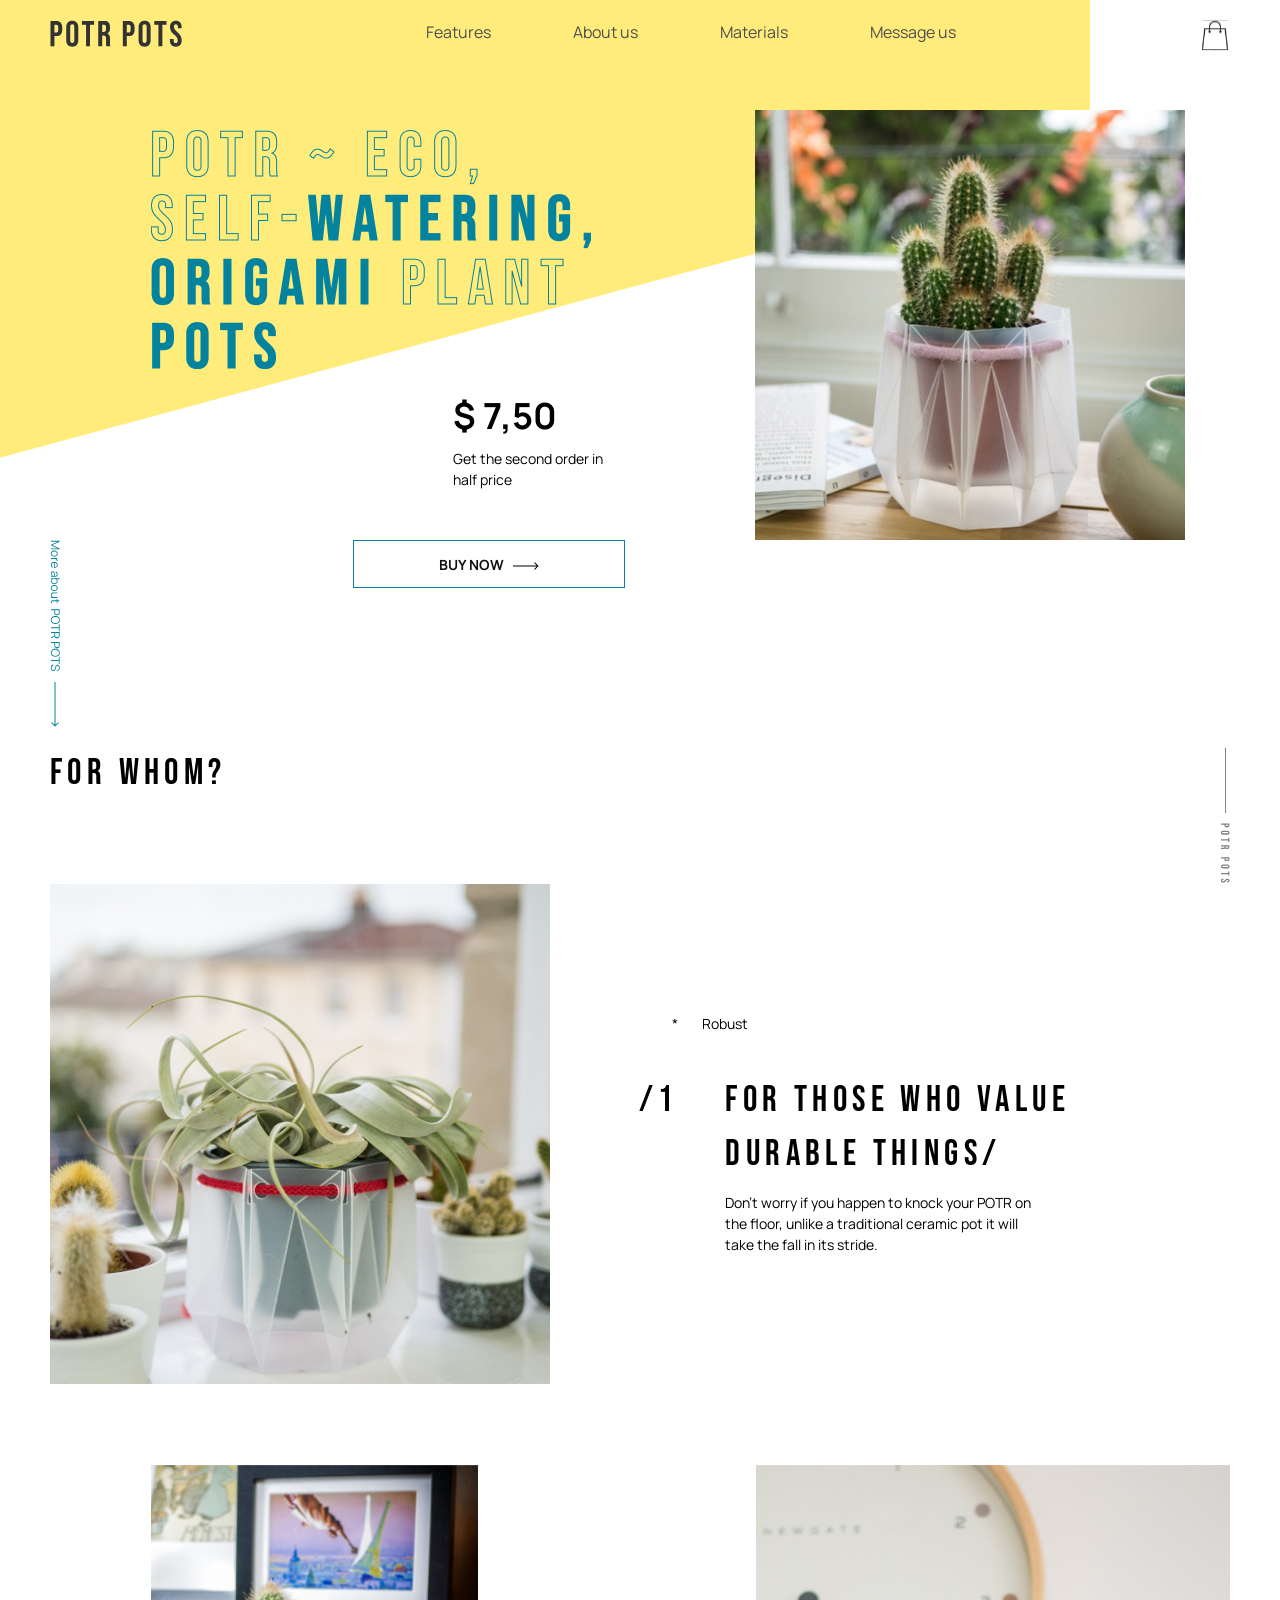
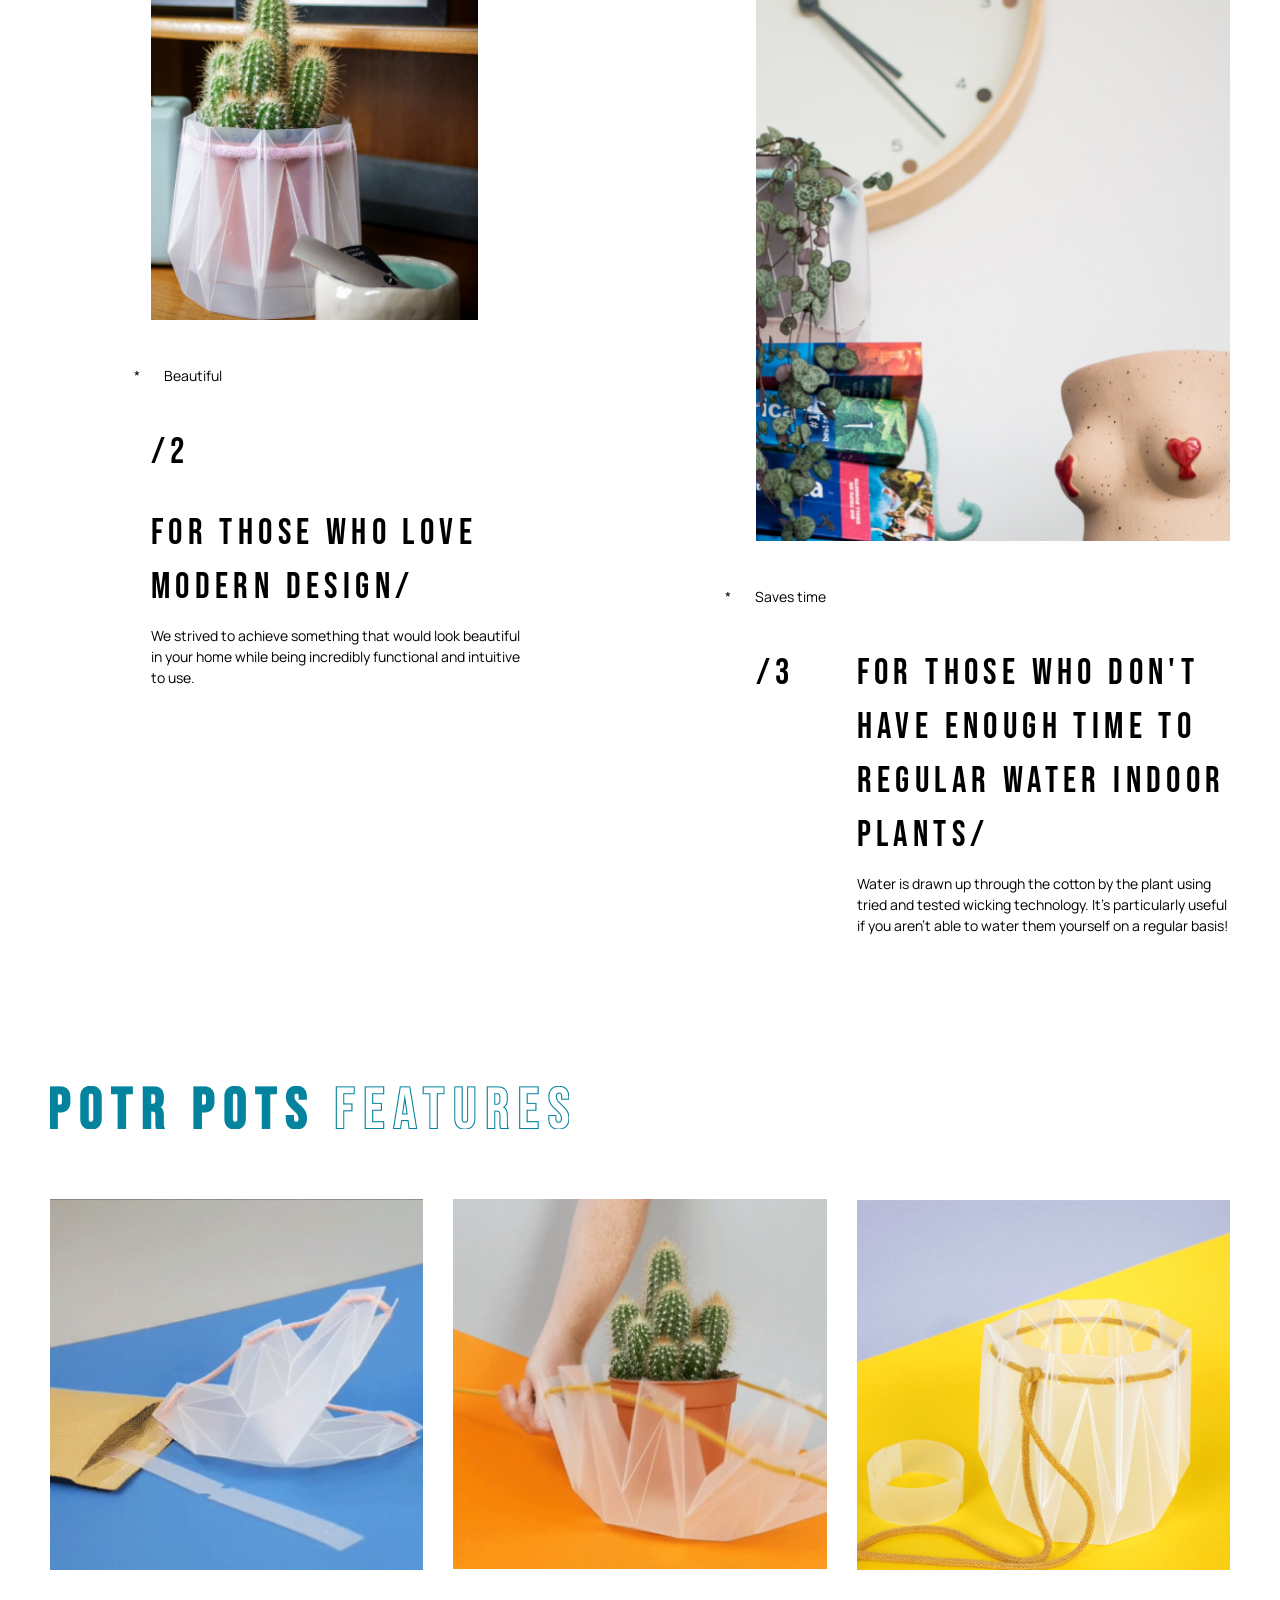
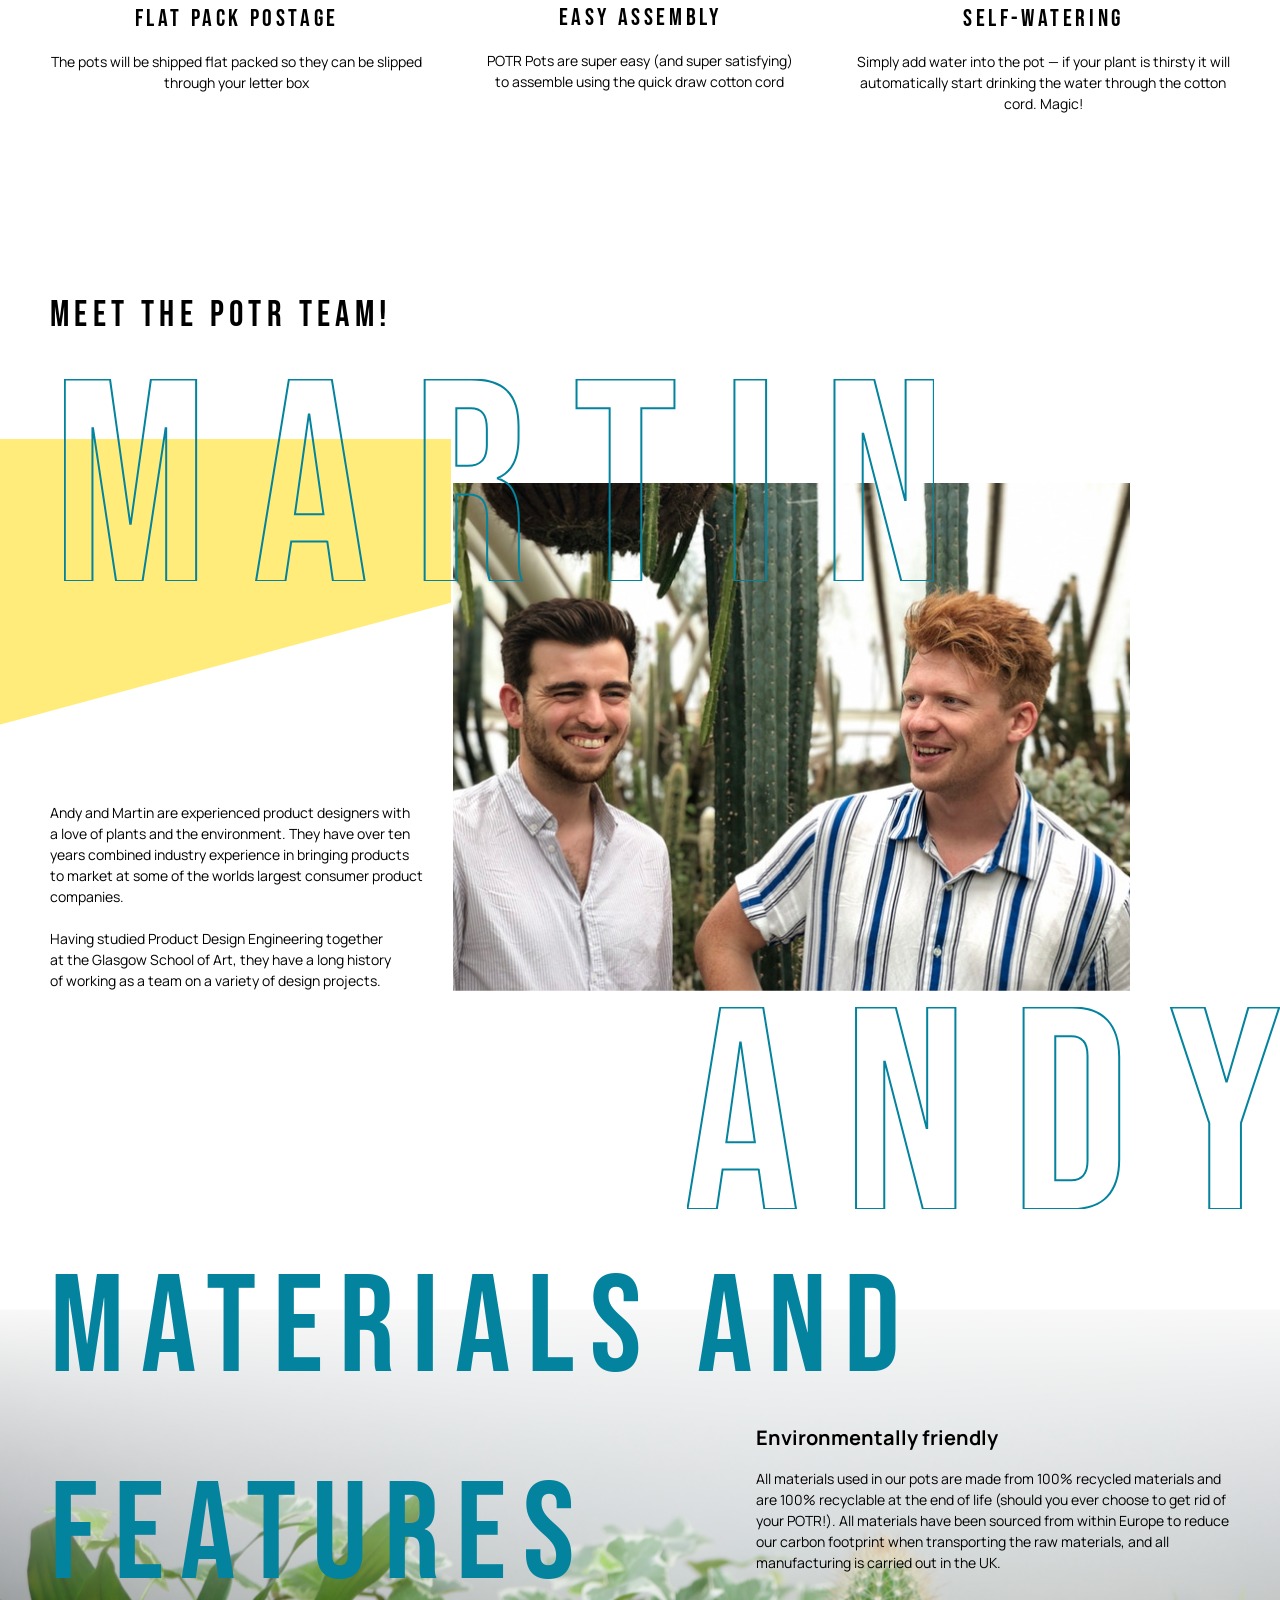
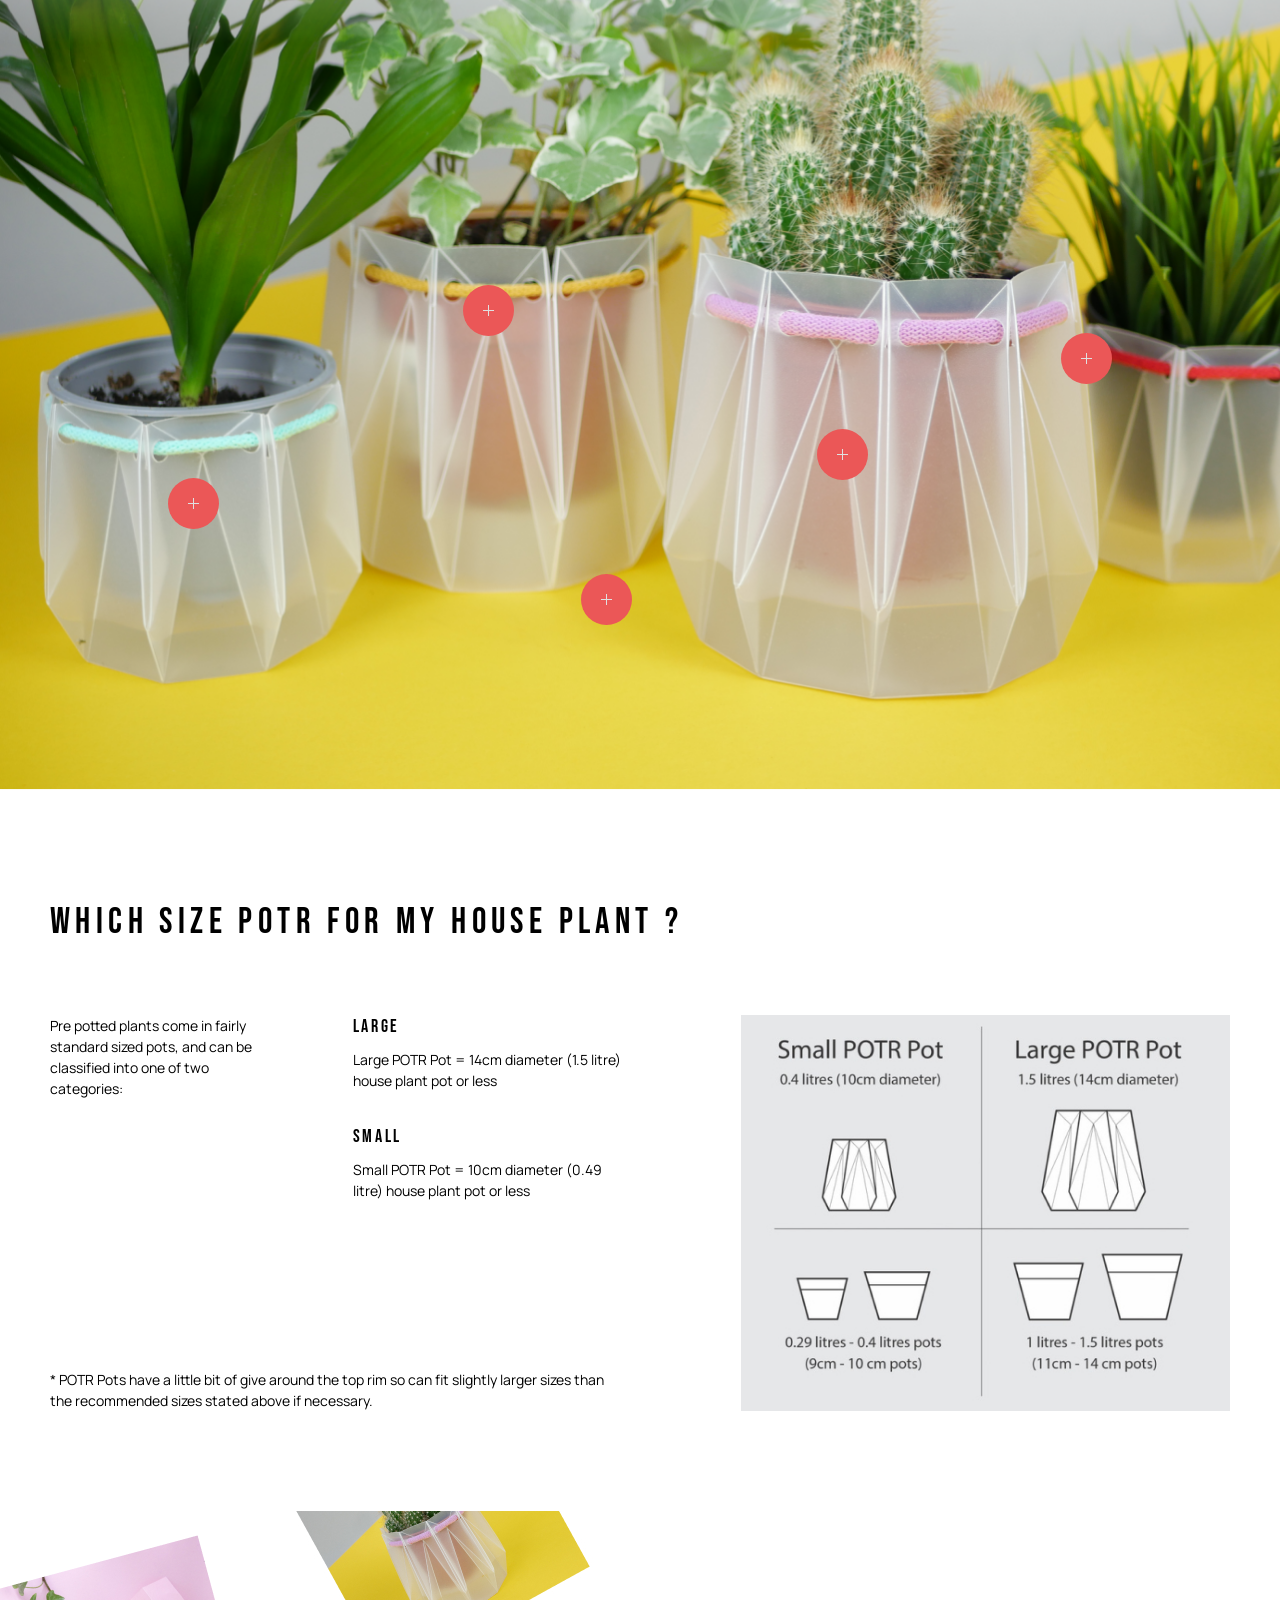
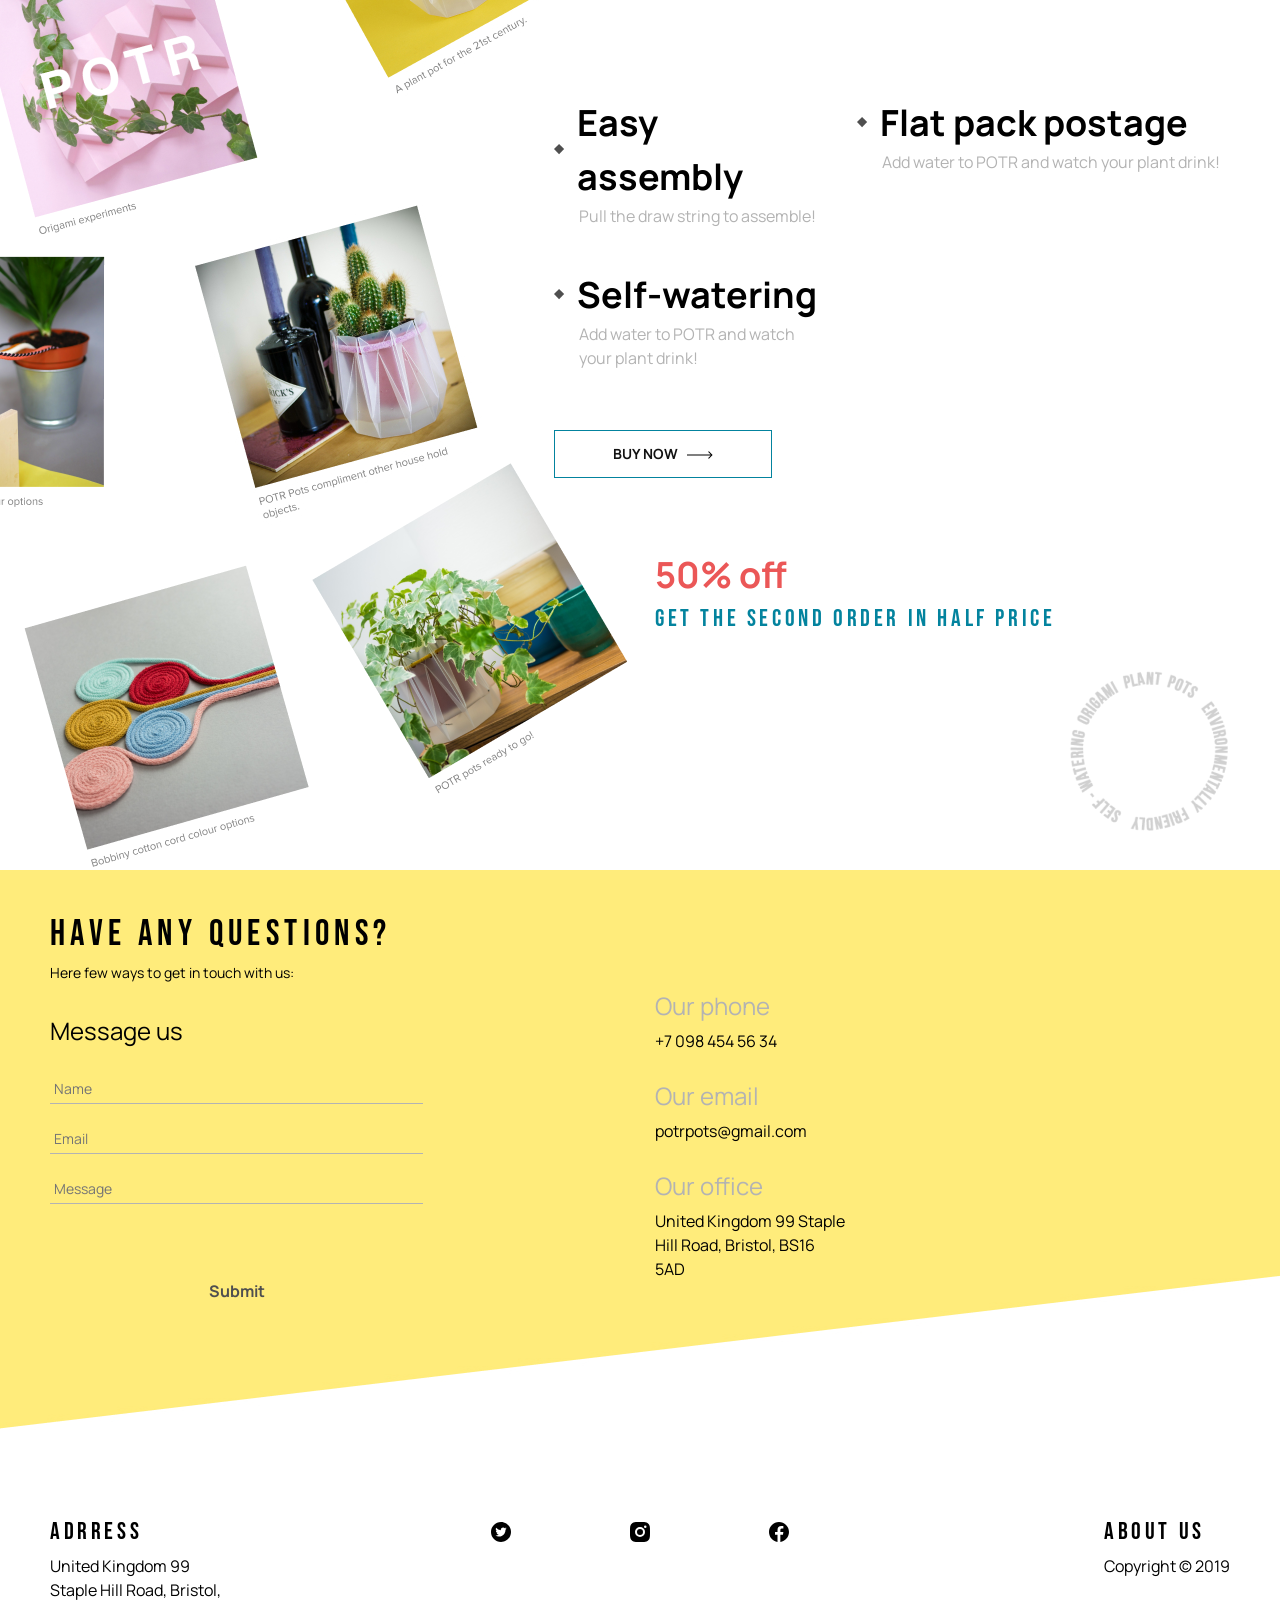
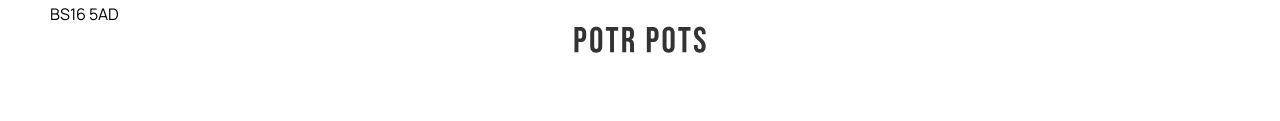
<file: index.html>
<!DOCTYPE html><html lang="en"><head><meta charset="UTF-8"><meta name="viewport" content="width=device-width, initial-scale=1.0"><title>Potr Pots</title><link rel="stylesheet" href="main.0b03053c.css"><link rel="icon" href="Logo.d63b3a12.svg"><link rel="preconnect" href="https://fonts.googleapis.com"><link rel="preconnect" href="https://fonts.gstatic.com" crossorigin="anoymous"><link href="https://fonts.googleapis.com/css2?family=Bebas+Neue&family=Inter:wght@900&display=swap" rel="stylesheet"><link href="https://fonts.googleapis.com/css2?family=Inter:wght@900&family=Manrope&display=swap" rel="stylesheet"><link href="https://fonts.googleapis.com/css2?family=Inter:wght@700&family=Manrope&display=swap" rel="stylesheet"><link href="https://fonts.googleapis.com/css2?family=Inter:wght@400&family=Manrope&display=swap" rel="stylesheet"><link href="https://fonts.googleapis.com/css2?family=Inter:wght@600&family=Manrope&display=swap" rel="stylesheet"></head><body class="page"> <div class="basket"> <div class="basket__window"> <h2 class="basket__title grid__item grid__item--1-3">Shopping bag</h2> <a href="#" class="basket__cross grid__item grid__item--8-8"> <img src="cross.27abe383.svg" alt="cross" class="basket__icon"> </a> <nav class="basket__nav grid__item grid__item--2-7"> <p class="basket__text s4 basket__item">Item</p> <p class="basket__text s4 basket__quantity">Quantity</p> <p class="basket__text s4 basket__unit">Unit price</p> <p class="basket__text s4 basket__total">Total price</p> </nav> <hr class="basket__line grid__item grid__item--1-8"> <div class="basket__product grid__item grid__item--1-8"> <img src="basket1.e8f97884.jpg" alt="img" class="basket__img"> <p class="basket__name basket__text s4">Large POTR Pot</p> <div class="basket__num"> <svg width="34" height="34" fill="none" xmlns="http://www.w3.org/2000/svg" class="basket__svg minus1"><circle cx="17" cy="17" r="17" fill="#E0E0E0" class="basket__cir"/><rect x="13.25" y="17.25" width="6.5" height=".5" fill="#E0E0E0" stroke="#333" stroke-width=".5" class="basket__rect"/></svg> <p class="basket__quant s5"> <span class="basket__change1">0</span> orders </p> <svg width="34" height="34" fill="none" xmlns="http://www.w3.org/2000/svg" class="basket__svg mobilePlus1"><circle cx="17" cy="17" r="17" fill="#E0E0E0" class="basket__cir"/><rect x="13.25" y="17.25" width="6.5" height=".5" fill="#E0E0E0" stroke="#333" stroke-width=".5" class="basket__rect"/><rect x="16.25" y="20.75" width="6.5" height=".5" transform="rotate(-90 16.25 20.75)" fill="#E0E0E0" stroke="#333" stroke-width=".5" class="basket__rect"/></svg> </div> <p class="basket__unit-price basket__unit-price1 basket__text s4">$ 7,50</p> <p class="basket__total-price basket__total-price1 basket__text s4">$ 0</p> <svg width="66" height="67" fill="none" xmlns="http://www.w3.org/2000/svg" class="basket__cross2"><circle r="23.417" transform="matrix(.7046 -.7096 .7046 .7096 33 33.234)" fill="#E0E0E0"/><rect opacity=".9" width="14.947" height="2.989" transform="matrix(.70283 -.71136 .70638 .70783 26.691 37.493)" fill="#333"/><rect width="14.947" height="2.99" transform="matrix(.70638 .70783 -.70283 .71136 28.771 26.88)" fill="#333"/></svg> </div> <hr class="basket__line grid__item grid__item--1-8"> <div class="basket__product grid__item grid__item--1-8"> <img src="basket2.ce88f9de.jpg" alt="img" class="basket__img"> <p class="basket__name basket__text s4">Small POTR Pot</p> <div class="basket__num"> <svg width="34" height="34" fill="none" xmlns="http://www.w3.org/2000/svg" class="basket__svg minus2"><circle cx="17" cy="17" r="17" fill="#E0E0E0" class="basket__cir"/><rect x="13.25" y="17.25" width="6.5" height=".5" fill="#E0E0E0" stroke="#333" stroke-width=".5" class="basket__rect"/></svg> <p class="basket__quant s5"> <span class="basket__change2">0</span> orders </p> <svg width="34" height="34" fill="none" xmlns="http://www.w3.org/2000/svg" class="basket__svg mobilePlus2"><circle cx="17" cy="17" r="17" fill="#E0E0E0" class="basket__cir"/><rect x="13.25" y="17.25" width="6.5" height=".5" fill="#E0E0E0" stroke="#333" stroke-width=".5" class="basket__rect"/><rect x="16.25" y="20.75" width="6.5" height=".5" transform="rotate(-90 16.25 20.75)" fill="#E0E0E0" stroke="#333" stroke-width=".5" class="basket__rect"/></svg> </div> <p class="basket__unit-price basket__unit-price2 basket__text s4">$ 5,50</p> <p class="basket__total-price basket__total-price2 basket__text s4">$ 0</p> <svg width="66" height="67" fill="none" xmlns="http://www.w3.org/2000/svg" class="basket__cross2"><circle r="23.417" transform="matrix(.7046 -.7096 .7046 .7096 33 33.234)" fill="#E0E0E0"/><rect opacity=".9" width="14.947" height="2.989" transform="matrix(.70283 -.71136 .70638 .70783 26.691 37.493)" fill="#333"/><rect width="14.947" height="2.99" transform="matrix(.70638 .70783 -.70283 .71136 28.771 26.88)" fill="#333"/></svg> </div> <hr class="basket__line grid__item grid__item--1-8"> <p class="basket__finish-price basket__text s4">$ 0</p> <a href="#" class="button basket__button buttontext" id="button1"> <span> CHECKOUT &nbsp; </span> </a> </div> </div> <div class="checkout"> <div class="checkout__window"> <h2 class="checkout__title grid__item grid__item--2-3">checkout</h2> <a href="#" class="checkout__cross grid__item grid__item--8-8"> <img src="cross.27abe383.svg" alt="cross" class="checkout__icon"> </a> <img src="num1.1eb76d71.svg" alt="num" class="checkout__num checkout__num--1 grid__item grid__item--1-1"> <p class="checkout__subtitle checkout__subtitle--1 s4 grid__item grid__item--2-3">Provide your address</p> <form action="#" class="checkout__form grid__item grid__item--2-7"> <label for="first" class="grid__item grid__item--1-3"> <input class="checkout__input" id="first" required placeholder="First name" type="text"> </label> <label for="last" class="grid__item grid__item--4-6"> <input class="checkout__input" id="last" required placeholder="Last name" type="text"> </label> <label for="email" class="grid__item grid__item--1-6"> <input class="checkout__input" id="email" required placeholder="Email" type="email"> </label> <label for="street" class="grid__item grid__item--1-3"> <input class="checkout__input" id="street" required placeholder="Street" type="text"> </label> <label for="city" class="grid__item grid__item--4-6"> <input class="checkout__input" id="city" required placeholder="City" type="text"> </label> <label for="house" class="grid__item grid__item--1-3"> <input class="checkout__input" id="house" required placeholder="House number" type="text"> </label> <label for="country" class="grid__item grid__item--4-6"> <select name="Country" id="country" class="checkout__select"> <option value="0" class="checkout__option">Ukraine</option> <option value="1" class="checkout__option">Poland</option> <option value="2" class="checkout__option">Slovakia</option> <option value="3" class="checkout__option">Latvia</option> </select> </label> </form> <img src="num2.a6a05323.svg" alt="num" class="checkout__num checkout__num--2 grid__item grid__item--1-1"> <p class="checkout__subtitle s4 grid__item grid__item--2-3">Select a payment method</p> <div class="checkout__card checkout__card--active grid__item grid__item--2-7" id="card"> <img src="master.d3fa9ab5.png" alt="card" class="chechout__card-icon"> <img src="visa.2f40d40a.png" alt="card" class="chechout__card-icon"> <p class="checkout__card-text">MasterCard / Visa</p> </div> <div class="checkout__card checkout__card--paypal grid__item grid__item--2-7" id="paypal"> <img src="paypal.3f18c52c.png" alt="card" class="chechout__card-icon"> <p class="checkout__card-text">PayPal</p> </div> <img src="num3.39def9f7.svg" alt="num" class="checkout__num checkout__num--3 grid__item grid__item--1-1"> <p class="checkout__subtitle s4 grid__item grid__item--2-3">Your payment</p> <p class="checkout__subtext s4 grid__item grid__item--2-4"> Amount: <span class="checkout__change s4">USD 7,50</span> </p> <form action="#" class="checkout__form2 grid__item grid__item--2-7" id="form2"> <label for="name" class="checkout__label s4"> Name on card: <input type="text" class="checkout__input" placeholder="Your name" required id="name"> </label> <label for="card-number" class="checkout__label s4"> Card number: <input type="tel" class="checkout__input" placeholder="**** **** **** ****" required minlength="16" maxlength="16" id="card-number"> </label> <label for="number" class="checkout__label s4"> Expiration date: <select id="month" class="checkout__select"> <option value="0" class="checkout__option">1</option> <option value="1" class="checkout__option">2</option> <option value="2" class="checkout__option">3</option> <option value="3" class="checkout__option">4</option> <option value="4" class="checkout__option">5</option> <option value="5" class="checkout__option">6</option> <option value="6" class="checkout__option">7</option> <option value="7" class="checkout__option">8</option> <option value="8" class="checkout__option">9</option> <option value="9" class="checkout__option">10</option> <option value="10" class="checkout__option">11</option> <option value="11" class="checkout__option">12</option> </select> <select id="year" class="checkout__select"> <option value="0" class="checkout__option">2022</option> <option value="1" class="checkout__option">2023</option> <option value="2" class="checkout__option">2024</option> <option value="3" class="checkout__option">2025</option> <option value="4" class="checkout__option">2026</option> <option value="5" class="checkout__option">2027</option> <option value="6" class="checkout__option">2028</option> <option value="7" class="checkout__option">2029</option> </select> </label> <label for="number" class="checkout__label checkout__label--cvv s4"> CVC: <input type="tel" class="checkout__input checkout__input--cvv" placeholder="***" required minlength="3" maxlength="3" id="number"> </label> </form> <button form="form2" href="#" class="button checkout__button buttontext grid__item grid__item--2-5"> <span> Submit </span> </button> </div> </div> <header class="header"> <div class="container header__wrapper grid"> <div class="header__top grid__item grid__item--1-12"> <a href="#" class="header__link"> <img src="Logo.d63b3a12.svg" alt="logo" class="header__logo"> </a> <nav class="header__nav"> <a href="#features" class="header__link s3">Features</a> <a href="#about" class="header__link s3">About us</a> <a href="#materials" class="header__link s3">Materials</a> <a href="#message" class="header__link s3">Message us</a> </nav> <a href="#" class="header__link header__link--bag"> <img src="bag.7e04dd2d.svg" alt="logo" class="header__logo"> </a> <div class="header__menu menu menu--mobile grid__item grid__item--4-5" id="menu-container"> <a id="header-burger" class="menu__btn"> <span></span> </a> <ul class="menu__box"> <li> <a class="menu__item header__link s3" href="#basket" id="item1"> BASKET </a> </li> <li> <a class="menu__item header__link s3" href="#features" id="item2"> FEATURES </a> </li> <li> <a class="menu__item header__link s3" href="#materials" id="item3"> MATERIALS </a> </li> <li> <a class="menu__item header__link s3" href="#about" id="item4"> ABOUT US </a> </li> <li> <a class="menu__item header__link s3" href="#footer" id="item5"> GET IN TOUCH </a> </li> <li> <a class="menu__item header__link s3" href="#message" id="item6"> MESSAGE US </a> </li> <p class="menu__text s5">CLOSE</p> </ul> </div> </div> <img src="header-title.b89bf293.png" alt="title" class="header__title grid__item grid__item--2-6"> <p class="header__price s1-36 grid__item grid__item--5-6">$ 7,50</p> <p class="header__text s4 grid__item grid__item--5-6">Get the second order in half price</p> <a href="#" class="button header__button buttontext grid__item grid__item--4-6"> <span> BUY NOW &nbsp; <svg width="26" height="8" fill="none" xmlns="http://www.w3.org/2000/svg"><path d="M25.354 4.354a.5.5 0 000-.708L22.172.464a.5.5 0 10-.707.708L24.293 4l-2.828 2.828a.5.5 0 10.707.708l3.182-3.182zM0 4.5h25v-1H0v1z" fill="#000" class="button__svg"/></svg> </span> </a> <a href="#" class="header__left grid__item grid__item--1-1"> <svg width="10" height="132" fill="none" xmlns="http://www.w3.org/2000/svg" class="header__svg"><path d="M1 .84h8.64v.81L2.374 5.046 9.64 8.424v.822H1.006v-.84h6.666L1 5.328v-.57l6.672-3.072H1V.84zM.82 13.636c0-.644.146-1.194.438-1.65a2.85 2.85 0 011.212-1.05c.516-.244 1.108-.366 1.776-.366.68 0 1.276.124 1.788.372s.91.6 1.194 1.056c.288.46.432 1.006.432 1.638 0 .648-.146 1.2-.438 1.656-.288.46-.69.81-1.206 1.05-.512.244-1.102.366-1.77.366-.68 0-1.278-.122-1.794-.366a2.804 2.804 0 01-1.2-1.056c-.288-.46-.432-1.01-.432-1.65zm.846 0c0 .72.238 1.256.714 1.608.48.352 1.102.528 1.866.528.784 0 1.408-.178 1.872-.534.464-.352.696-.886.696-1.602 0-.484-.11-.884-.33-1.2a1.957 1.957 0 00-.906-.702c-.384-.152-.828-.228-1.332-.228-.78 0-1.406.18-1.878.54-.468.36-.702.89-.702 1.59zM1 18.03h6.48v.792H5.92l.204-.156c.192.072.368.166.528.282.164.116.298.242.402.378.148.168.26.364.336.588.08.224.126.45.138.678.016.228 0 .436-.048.624h-.828a2.14 2.14 0 00.042-.774 1.475 1.475 0 00-.336-.774 1.61 1.61 0 00-.606-.486 2.577 2.577 0 00-.744-.216 5.638 5.638 0 00-.774-.054H1v-.882zm-.18 6.95c0-.633.14-1.18.42-1.645a2.85 2.85 0 011.182-1.074c.508-.256 1.104-.384 1.788-.384.708 0 1.32.126 1.836.378a2.81 2.81 0 011.194 1.062c.28.46.42 1.002.42 1.626 0 .64-.148 1.186-.444 1.638-.292.452-.712.794-1.26 1.026-.548.232-1.202.338-1.962.318v-.9h.312c.84-.016 1.474-.198 1.902-.546.428-.344.642-.848.642-1.512 0-.696-.226-1.23-.678-1.602-.452-.368-1.096-.552-1.932-.552-.816 0-1.45.184-1.902.552-.448.372-.672.898-.672 1.578 0 .464.106.868.318 1.212.216.348.526.622.93.822l-.318.822a2.94 2.94 0 01-1.314-1.134A3.13 3.13 0 01.82 24.98zm3.174-2.479h.738v4.95h-.738v-4.95zM.82 33.514c0-.488.088-.898.264-1.23a1.79 1.79 0 01.702-.738c.292-.164.61-.246.954-.246.352 0 .652.07.9.21.252.144.458.338.618.582.16.248.282.534.366.858.08.328.15.69.21 1.086.064.4.118.79.162 1.17.048.384.094.72.138 1.008l-.192-.312c.64.012 1.114-.112 1.422-.372.308-.26.462-.712.462-1.356 0-.444-.1-.82-.3-1.128-.2-.304-.516-.518-.948-.642l.252-.858c.58.148 1.03.446 1.35.894.32.448.48 1.03.48 1.746 0 .592-.112 1.094-.336 1.506-.22.416-.54.71-.96.882-.188.08-.398.132-.63.156a6.877 6.877 0 01-.708.036H1v-.786h1.626l-.096.228c-.556-.22-.98-.562-1.272-1.026-.292-.464-.438-1.02-.438-1.668zm.762.102c0 .412.074.772.222 1.08.148.308.35.556.606.744.26.188.552.31.876.366.208.048.436.074.684.078.252.004.44.006.564.006l-.174.336c-.04-.3-.08-.626-.12-.978-.04-.348-.086-.692-.138-1.032a8.903 8.903 0 00-.186-.912 2.473 2.473 0 00-.222-.534 1.233 1.233 0 00-.372-.426.998.998 0 00-.582-.162c-.188 0-.37.046-.546.138a1.123 1.123 0 00-.438.456c-.116.212-.174.492-.174.84zM.82 41.238c0-.596.15-1.1.45-1.512a2.822 2.822 0 011.23-.936 4.587 4.587 0 011.746-.318c.656 0 1.24.106 1.752.318.516.216.922.532 1.218.948.296.416.444.928.444 1.536 0 .592-.15 1.1-.45 1.524-.3.424-.708.748-1.224.972-.516.228-1.096.342-1.74.342-.648 0-1.23-.114-1.746-.342a2.919 2.919 0 01-1.23-.984c-.3-.428-.45-.944-.45-1.548zM1 38.322h8.64v.888H5.878v-.096H1v-.792zm.642 2.826c0 .452.114.828.342 1.128.228.3.538.524.93.672.396.152.84.228 1.332.228.488 0 .928-.074 1.32-.222.392-.148.702-.374.93-.678.228-.3.342-.682.342-1.146 0-.452-.11-.828-.33-1.128a1.981 1.981 0 00-.918-.666c-.388-.148-.836-.222-1.344-.222-.5 0-.948.074-1.344.222-.392.148-.7.372-.924.672-.224.3-.336.68-.336 1.14zM.82 48.136c0-.644.146-1.194.438-1.65a2.85 2.85 0 011.212-1.05c.516-.244 1.108-.366 1.776-.366.68 0 1.276.124 1.788.372s.91.6 1.194 1.056c.288.46.432 1.006.432 1.638 0 .648-.146 1.2-.438 1.656-.288.46-.69.81-1.206 1.05-.512.244-1.102.366-1.77.366-.68 0-1.278-.122-1.794-.366a2.804 2.804 0 01-1.2-1.056c-.288-.46-.432-1.01-.432-1.65zm.846 0c0 .72.238 1.256.714 1.608.48.352 1.102.528 1.866.528.784 0 1.408-.178 1.872-.534.464-.352.696-.886.696-1.602 0-.484-.11-.884-.33-1.2a1.957 1.957 0 00-.906-.702c-.384-.152-.828-.228-1.332-.228-.78 0-1.406.18-1.878.54-.468.36-.702.89-.702 1.59zm-.828 6.873c0-.388.06-.728.18-1.02.12-.288.282-.534.486-.738.204-.2.436-.362.696-.486.264-.124.542-.214.834-.27.296-.056.59-.084.882-.084H7.48v.888H4.174c-.356 0-.686.034-.99.102-.304.068-.57.176-.798.324a1.585 1.585 0 00-.522.582c-.124.24-.186.53-.186.87 0 .312.054.586.162.822.108.24.262.44.462.6.204.164.45.288.738.372.292.084.62.126.984.126l-.138.624c-.664 0-1.222-.116-1.674-.348a2.411 2.411 0 01-1.026-.96c-.232-.408-.348-.876-.348-1.404zM1 57.187h1.596v-.09H7.48v.882H1v-.792zm0 5.997a4.318 4.318 0 01-.09-1.08c.016-.352.092-.668.228-.948.136-.276.348-.486.636-.63.24-.116.482-.18.726-.192.248-.008.53-.012.846-.012H9.28v.876H3.382c-.272 0-.5.002-.684.006-.18.008-.34.05-.48.126a.903.903 0 00-.48.684c-.052.316-.04.706.036 1.17H1zm5.724-4.248h.756v4.248h-.756v-4.248zM1 69.266h8.64v3.336c0 .084-.004.178-.012.282a2.23 2.23 0 01-.036.324c-.068.452-.226.834-.474 1.146a2.291 2.291 0 01-.924.714 3.031 3.031 0 01-1.236.246c-.448 0-.858-.082-1.23-.246a2.388 2.388 0 01-.93-.72 2.398 2.398 0 01-.468-1.14 4.457 4.457 0 01-.048-.606v-2.454H1v-.882zm4.122.882v2.43c0 .072.004.156.012.252s.022.19.042.282c.064.296.186.538.366.726.18.192.394.334.642.426.248.096.506.144.774.144s.526-.048.774-.144c.252-.092.468-.234.648-.426.18-.188.302-.43.366-.726.02-.092.032-.186.036-.282.008-.096.012-.18.012-.252v-2.43H5.122zM.82 80.006c0-.86.19-1.586.57-2.178a3.613 3.613 0 011.59-1.344c.676-.304 1.456-.456 2.34-.456.884 0 1.664.152 2.34.456a3.575 3.575 0 011.584 1.344c.384.592.576 1.318.576 2.178 0 .864-.192 1.59-.576 2.178a3.575 3.575 0 01-1.584 1.344c-.676.308-1.456.462-2.34.462-.884 0-1.664-.154-2.34-.462a3.613 3.613 0 01-1.59-1.344c-.38-.588-.57-1.314-.57-2.178zm.846 0c0 .676.154 1.24.462 1.692.308.452.736.79 1.284 1.014.552.228 1.188.342 1.908.342s1.354-.114 1.902-.342a2.783 2.783 0 001.284-1.014c.308-.452.464-1.016.468-1.692 0-.676-.154-1.238-.462-1.686-.308-.448-.738-.786-1.29-1.014-.548-.224-1.182-.338-1.902-.342-.72-.004-1.354.106-1.902.33a2.863 2.863 0 00-1.284 1.02c-.308.452-.464 1.016-.468 1.692zM1 87.256h7.794v-3.019h.846v6.918h-.846v-3.018H1v-.882zm0 4.861h8.64v3.336c0 .084-.004.178-.012.282a2.23 2.23 0 01-.036.324c-.068.452-.226.834-.474 1.146a2.291 2.291 0 01-.924.714 3.031 3.031 0 01-1.236.246c-.652 0-1.218-.172-1.698-.516-.48-.344-.782-.836-.906-1.476l-.072-.306V93H1v-.882zm0 5.232l3.516-1.704.324.846L1 98.363V97.35zM5.122 93v2.43c0 .072.004.156.012.252s.022.19.042.282c.064.296.186.538.366.726.18.192.394.334.642.426.248.096.506.144.774.144s.526-.048.774-.144c.252-.092.468-.234.648-.426.18-.188.302-.43.366-.726.02-.092.032-.186.036-.282.008-.096.012-.18.012-.252V93H5.122zM1 102.09h8.64v3.336c0 .084-.004.178-.012.282a2.23 2.23 0 01-.036.324c-.068.452-.226.834-.474 1.146a2.291 2.291 0 01-.924.714 3.031 3.031 0 01-1.236.246c-.448 0-.858-.082-1.23-.246a2.388 2.388 0 01-.93-.72 2.398 2.398 0 01-.468-1.14 4.457 4.457 0 01-.048-.606v-2.454H1v-.882zm4.122.882v2.43c0 .072.004.156.012.252s.022.19.042.282c.064.296.186.538.366.726.18.192.394.334.642.426.248.096.506.144.774.144s.526-.048.774-.144c.252-.092.468-.234.648-.426.18-.188.302-.43.366-.726.02-.092.032-.186.036-.282.008-.096.012-.18.012-.252v-2.43H5.122zM.82 112.83c0-.86.19-1.586.57-2.178a3.613 3.613 0 011.59-1.344c.676-.304 1.456-.456 2.34-.456.884 0 1.664.152 2.34.456a3.575 3.575 0 011.584 1.344c.384.592.576 1.318.576 2.178 0 .864-.192 1.59-.576 2.178a3.575 3.575 0 01-1.584 1.344c-.676.308-1.456.462-2.34.462-.884 0-1.664-.154-2.34-.462a3.613 3.613 0 01-1.59-1.344c-.38-.588-.57-1.314-.57-2.178zm.846 0c0 .676.154 1.24.462 1.692.308.452.736.79 1.284 1.014.552.228 1.188.342 1.908.342s1.354-.114 1.902-.342a2.783 2.783 0 001.284-1.014c.308-.452.464-1.016.468-1.692 0-.676-.154-1.238-.462-1.686-.308-.448-.738-.786-1.29-1.014-.548-.224-1.182-.338-1.902-.342-.72-.004-1.354.106-1.902.33a2.863 2.863 0 00-1.284 1.02c-.308.452-.464 1.016-.468 1.692zM1 120.079h7.794v-3.018h.846v6.918h-.846v-3.018H1v-.882zm-.18 7.863c0-.604.1-1.148.3-1.632a3.16 3.16 0 01.864-1.194 2.837 2.837 0 011.326-.612l.15.9c-.56.144-1 .448-1.32.912-.316.464-.474 1.018-.474 1.662 0 .424.066.804.198 1.14.136.336.328.6.576.792.248.192.542.288.882.288.224 0 .414-.04.57-.12.16-.08.292-.186.396-.318.104-.132.19-.276.258-.432.072-.156.13-.308.174-.456l.654-2.19c.076-.264.172-.508.288-.732.12-.224.262-.42.426-.588.168-.164.364-.292.588-.384.224-.092.48-.138.768-.138.488 0 .91.128 1.266.384s.63.606.822 1.05c.192.444.286.95.282 1.518 0 .576-.102 1.09-.306 1.542a2.911 2.911 0 01-.876 1.128 3.017 3.017 0 01-1.338.588l-.168-.924c.376-.06.702-.198.978-.414.276-.216.488-.492.636-.828.152-.332.23-.698.234-1.098 0-.388-.066-.734-.198-1.038a1.768 1.768 0 00-.528-.714 1.21 1.21 0 00-.768-.264c-.292 0-.526.08-.702.24a1.731 1.731 0 00-.414.6c-.1.24-.182.472-.246.696l-.498 1.692a6.314 6.314 0 01-.21.618c-.088.24-.216.472-.384.696-.164.228-.38.416-.648.564-.268.148-.608.222-1.02.222-.4 0-.758-.08-1.074-.24a2.208 2.208 0 01-.798-.666 3.045 3.045 0 01-.492-1.002 4.259 4.259 0 01-.174-1.248z" fill="#03839E" class="header__path"/></svg> <svg width="8" height="45" fill="none" xmlns="http://www.w3.org/2000/svg"><path d="M3.646 44.354a.5.5 0 00.708 0l3.182-3.182a.5.5 0 10-.708-.707L4 43.293l-2.828-2.828a.5.5 0 10-.708.707l3.182 3.182zM3.5 0v44h1V0h-1z" fill="#03839E" class="header__path"/></svg> </a> <img src="header.fcf41ead.jpg" alt="img" class="header__img grid__item grid__item--7-12"> </div> </header> <main> <section class="about" id="about"> <div class="container about__wrapper grid"> <h2 class="about__title grid__ite grid__item--1-3">For whom?</h2> <a href="#" class="about__right grid__ite grid__item--12-12"> <svg width="1" height="66" fill="none" xmlns="http://www.w3.org/2000/svg"><rect x="1" y=".998" width="65" height="1" transform="rotate(90 1 .998)" fill="#828282" class="about__path"/></svg> <svg width="10" height="60" fill="none" xmlns="http://www.w3.org/2000/svg"><path d="M9.4.49v1.944c0 .656-.176 1.148-.528 1.476-.352.328-.868.492-1.548.492h-.828c-.68 0-1.196-.164-1.548-.492-.352-.328-.528-.82-.528-1.476V1.81H1V.49h8.4zM5.62 2.434c0 .216.06.376.18.48.12.112.324.168.612.168h.996c.288 0 .492-.056.612-.168.12-.104.18-.264.18-.48V1.81H5.62v.624zM.88 9.667c0-.648.184-1.144.552-1.488.368-.344.888-.516 1.56-.516h4.416c.672 0 1.192.172 1.56.516.368.344.552.84.552 1.488s-.184 1.144-.552 1.488c-.368.344-.888.516-1.56.516H2.992c-.672 0-1.192-.172-1.56-.516-.368-.344-.552-.84-.552-1.488zm1.2 0c0 .456.276.684.828.684h4.584c.552 0 .828-.228.828-.684 0-.456-.276-.684-.828-.684H2.908c-.552 0-.828.228-.828.684zm6.12 6.522v-1.38h1.2v4.08H8.2v-1.38H1v-1.32h7.2zm1.2 5.979v1.956c0 .68-.16 1.176-.48 1.488-.312.312-.796.468-1.452.468h-.516c-.872 0-1.424-.288-1.656-.864h-.024c-.096.32-.292.544-.588.672-.296.136-.692.204-1.188.204H2.02c-.24 0-.436.008-.588.024a1.457 1.457 0 00-.432.12v-1.344c.136-.048.264-.08.384-.096s.336-.024.648-.024h1.536c.384 0 .652-.064.804-.192.152-.12.228-.332.228-.636v-.456H1v-1.32h8.4zm-3.6 1.8c0 .264.068.46.204.588.136.136.364.204.684.204h.648c.304 0 .524-.056.66-.168.136-.104.204-.272.204-.504v-.6H5.8v.48zM9.4 34.21v1.944c0 .656-.176 1.148-.528 1.476-.352.328-.868.492-1.548.492h-.828c-.68 0-1.196-.164-1.548-.492-.352-.328-.528-.82-.528-1.476v-.624H1v-1.32h8.4zm-3.78 1.944c0 .216.06.376.18.48.12.112.324.168.612.168h.996c.288 0 .492-.056.612-.168.12-.104.18-.264.18-.48v-.624H5.62v.624zM.88 43.386c0-.648.184-1.144.552-1.488.368-.344.888-.516 1.56-.516h4.416c.672 0 1.192.172 1.56.517.368.343.552.84.552 1.487 0 .648-.184 1.145-.552 1.488-.368.344-.888.517-1.56.517H2.992c-.672 0-1.192-.172-1.56-.517-.368-.343-.552-.84-.552-1.488zm1.2 0c0 .456.276.684.828.684h4.584c.552 0 .828-.227.828-.684 0-.456-.276-.684-.828-.684H2.908c-.552 0-.828.229-.828.684zm6.12 6.522v-1.38h1.2v4.08H8.2v-1.38H1v-1.32h7.2zM.88 57.603c0-.64.18-1.124.54-1.452.368-.328.892-.492 1.572-.492h.48v1.248h-.576c-.544 0-.816.228-.816.684 0 .224.064.392.192.504.136.12.352.18.648.18.352 0 .66-.08.924-.24.272-.16.596-.456.972-.888.48-.544.912-.924 1.296-1.14a2.689 2.689 0 011.32-.324c.664 0 1.176.168 1.536.504.368.336.552.824.552 1.464 0 .632-.184 1.108-.552 1.428-.36.328-.88.492-1.56.492H7.06v-1.248h.432c.288 0 .496-.056.624-.168.136-.112.204-.276.204-.492 0-.44-.268-.66-.804-.66-.304 0-.588.08-.852.24-.264.168-.584.468-.96.9-.48.552-.916.932-1.308 1.14-.392.208-.852.312-1.38.312-.688 0-1.216-.172-1.584-.516-.368-.336-.552-.828-.552-1.476z" fill="#828282" class="about__path"/></svg> </a> <div class="about__card card card--1 grid__item grid__item--1-11"> <img src="about1.11a30905.jpg" alt="img" class="card__img grid__item grid__item--1-5"> <div class="card__info grid__item grid__item--7-12"> <p class="card__subtitle grid__item grid__item--1-2 s4">* &nbsp; &nbsp; &nbsp; &nbsp;Robust</p> <h2 class="card__num grid__item grid__item--1-1">/1</h2> <h2 class="card__title grid__item grid__item--2-6">For those who value durable things/</h2> <p class="card__text s4 grid__item grid__item--2-5">Don’t worry if you happen to knock your POTR on the floor, unlike a traditional ceramic pot it will take the fall in its stride.</p> </div> </div> <div class="about__card card card--2 grid__item grid__item--1-5"> <img src="about2.7f08038c.jpg" alt="img" class="card__img grid__item grid__item--2-4"> <div class="card__info grid__item grid__item--1-5"> <p class="card__subtitle grid__item grid__item--1-2 s4">* &nbsp; &nbsp; &nbsp; &nbsp;Beautiful </p> <h2 class="card__num grid__item grid__item--2-2">/2</h2> <h2 class="card__title grid__item grid__item--2-5">For those who love modern design/</h2> <p class="card__text s4 grid__item grid__item--2-5">We strived to achieve something that would look beautiful in your home while being incredibly functional and intuitive to use.</p> </div> </div> <div class="about__card card card--3 grid__item grid__item--8-12"> <img src="about3.21930055.jpg" alt="img" class="card__img grid__item grid__item--1-5"> <div class="card__info grid__item grid__item--1-5"> <p class="card__subtitle grid__item grid__item--1-2 s4">* &nbsp; &nbsp; &nbsp; &nbsp;Saves time</p> <h2 class="card__num grid__item grid__item--1-1">/3</h2> <h2 class="card__title grid__item grid__item--2-5">For those who don't have enough time to regular water indoor plants/</h2> <p class="card__text s4 grid__item grid__item--2-5">Water is drawn up through the cotton by the plant using tried and tested wicking technology. It’s particularly useful if you aren’t able to water them yourself on a regular basis!</p> </div> </div> </div> </section> <section class="features" id="features"> <div class="container features__wrapper grid"> <img src="features-title.b7dc52e2.jpg" alt="title" class="features__title grid__item grid__item--1-6"> <img src="fetures-mobile.7695f44b.jpg" alt="title" class="features__mobile grid__item grid__item--1-2"> <div class="features__card grid__item grid__item--1-4"> <img src="f1.9c28c2c7.jpg" alt="img" class="features__img"> <h3 class="features__subtitle">Flat pack postage</h3> <p class="features__text s4">The pots will be shipped flat packed so they can be slipped through your letter box</p> </div> <div class="features__card grid__item grid__item--5-8"> <img src="f2.79da2189.jpg" alt="img" class="features__img"> <h3 class="features__subtitle">Easy assembly</h3> <p class="features__text s4">POTR Pots are super easy (and super satisfying) to assemble using the quick draw cotton cord</p> </div> <div class="features__card grid__item grid__item--9-12"> <img src="f3.dfdd6b24.jpg" alt="img" class="features__img"> <h3 class="features__subtitle">Self-watering</h3> <p class="features__text s4">Simply add water into the pot — if your plant is thirsty it will automatically start drinking the water through the cotton cord. Magic!</p> </div> </div> </section> <section class="team"> <div class="container team__wrapper grid"> <h2 class="team__title grid__item grid__item--1-6">Meet the POTR team!</h2> <img src="Martin.6c4a5e24.svg" alt="martin" class="team__martin"> <img src="Andy.cfc5b41d.svg" alt="andy" class="team__andy"> <p class="team__text s4 grid__item grid__item--1-4">Andy and Martin are experienced product designers with a love of plants and the environment. They have over ten years combined industry experience in bringing products to market at some of the worlds largest consumer product companies. <br><br> Having studied Product Design Engineering together at the Glasgow School of Art, they have a long history of working as a team on a variety of design projects. </p> <img src="team.f9561a04.jpg" alt="img" class="team__img grid__item grid__item--5-11"> </div> </section> <section class="materials" id="materials"> <div class="container materials__wrapper grid"> <h1 class="materials__title grid__item grid__item--1-9">Materials and <br> Features</h1> <div class="materials__info grid__item grid__item--8-12"> <p class="materials__subtitle s4">Environmentally friendly</p> <p class="materials__text s4">All materials used in our pots are made from 100% recycled materials and are 100% recyclable at the end of life (should you ever choose to get rid of your POTR!). All materials have been sourced from within Europe to reduce our carbon footprint when transporting the raw materials, and all manufacturing is carried out in the UK.</p> </div>  <svg width="51" height="51" fill="none" xmlns="http://www.w3.org/2000/svg" class="materials__plus materials__plus--1"><circle cx="25.5" cy="25.5" r="25.5" fill="#EB5757" class="materials__circle"/><rect x="20" y="26" width="1" height="11" transform="rotate(-90 20 26)" fill="#E0E0E0" class="materials__path"/><rect x="25" y="20" width="1" height="11" fill="#E0E0E0" class="materials__path"/></svg> <div class="materials__popup materials__popup--1 s4" id="popup1"> We have chosen Bobbiny recycled cotton cord to use as our draw string and wicking cord. Not only is it 100% recycled, it looks great and works really well at wicking water. </div>  <svg width="51" height="51" fill="none" xmlns="http://www.w3.org/2000/svg" class="materials__plus materials__plus--2"><circle cx="25.5" cy="25.5" r="25.5" fill="#EB5757" class="materials__circle"/><rect x="20" y="26" width="1" height="11" transform="rotate(-90 20 26)" fill="#E0E0E0" class="materials__path"/><rect x="25" y="20" width="1" height="11" fill="#E0E0E0" class="materials__path"/></svg> <div class="materials__popup materials__popup--2 s4" id="popup2"> We have chosen Bobbiny recycled cotton cord to use as our draw string and wicking cord. Not only is it 100% recycled, it looks great and works really well at wicking water. </div>  <svg width="51" height="51" fill="none" xmlns="http://www.w3.org/2000/svg" class="materials__plus materials__plus--3"><circle cx="25.5" cy="25.5" r="25.5" fill="#EB5757" class="materials__circle"/><rect x="20" y="26" width="1" height="11" transform="rotate(-90 20 26)" fill="#E0E0E0" class="materials__path"/><rect x="25" y="20" width="1" height="11" fill="#E0E0E0" class="materials__path"/></svg> <div class="materials__popup materials__popup--3 s4" id="popup3"> We have chosen Bobbiny recycled cotton cord to use as our draw string and wicking cord. Not only is it 100% recycled, it looks great and works really well at wicking water. </div>  <svg width="51" height="51" fill="none" xmlns="http://www.w3.org/2000/svg" class="materials__plus materials__plus--4"><circle cx="25.5" cy="25.5" r="25.5" fill="#EB5757" class="materials__circle"/><rect x="20" y="26" width="1" height="11" transform="rotate(-90 20 26)" fill="#E0E0E0" class="materials__path"/><rect x="25" y="20" width="1" height="11" fill="#E0E0E0" class="materials__path"/></svg> <div class="materials__popup materials__popup--4 s4" id="popup4"> We have chosen Bobbiny recycled cotton cord to use as our draw string and wicking cord. Not only is it 100% recycled, it looks great and works really well at wicking water. </div>  <svg width="51" height="51" fill="none" xmlns="http://www.w3.org/2000/svg" class="materials__plus materials__plus--5"><circle cx="25.5" cy="25.5" r="25.5" fill="#EB5757" class="materials__circle"/><rect x="20" y="26" width="1" height="11" transform="rotate(-90 20 26)" fill="#E0E0E0" class="materials__path"/><rect x="25" y="20" width="1" height="11" fill="#E0E0E0" class="materials__path"/></svg> <div class="materials__popup materials__popup--5 s4" id="popup5"> We have chosen Bobbiny recycled cotton cord to use as our draw string and wicking cord. Not only is it 100% recycled, it looks great and works really well at wicking water. </div> </div> </section> <section class="size"> <div class="container size__wrapper grid"> <h2 class="size__title grid__item grid__item--1-7">Which size POTR for my house plant ? </h2> <p class="size__subtitle s4 grid__item grid__item--1-3">Pre potted plants come in fairly standard sized pots, and can be classified into one of two categories:</p> <div class="size__large grid__item grid__item--4-6"> <h4 class="size__h4">large</h4> <p class="size__p s4">Large POTR Pot = 14cm diameter (1.5 litre) house plant pot or less</p> </div> <div class="size__small grid__item grid__item--4-6"> <h4 class="size__h4">Small</h4> <p class="size__p s4">Small POTR Pot = 10cm diameter (0.49 litre) house plant pot or less</p> </div> <img src="size.c4206806.jpg" alt="img" class="size__img grid__item grid__item--7-12"> <p class="size__text grid__item grid__item--1-6 s4">* POTR Pots have a little bit of give around the top rim so can fit slightly larger sizes than the recommended sizes stated above if necessary.</p> </div> </section> <section class="cards"> <div class="container cards__wrapper grid"> <div class="cards__text cards__text--1 grid__item grid__item--6-8"> <p class="cards__title s1-36"> <svg width="11" height="11" fill="none" xmlns="http://www.w3.org/2000/svg" class="cards__svg"><rect y="5.073" width="7.174" height="7.174" transform="rotate(-45 0 5.073)" fill="#4F4F4F"/></svg> Easy assembly </p> <p class="cards__subtitle s3">Pull the draw string to assemble!</p> </div> <div class="cards__text cards__text--2 grid__item grid__item--9-12"> <p class="cards__title s1-36"> <svg width="11" height="11" fill="none" xmlns="http://www.w3.org/2000/svg" class="cards__svg"><rect y="5.073" width="7.174" height="7.174" transform="rotate(-45 0 5.073)" fill="#4F4F4F"/></svg> Flat pack postage </p> <p class="cards__subtitle s3">Add water to POTR and watch your plant drink!</p> </div> <div class="cards__text cards__text--3 grid__item grid__item--6-8"> <p class="cards__title s1-36"> <svg width="11" height="11" fill="none" xmlns="http://www.w3.org/2000/svg" class="cards__svg"><rect y="5.073" width="7.174" height="7.174" transform="rotate(-45 0 5.073)" fill="#4F4F4F"/></svg> Self-watering </p> <p class="cards__subtitle s3">Add water to POTR and watch your plant drink!</p> </div> <a href="#" class="button cards__button buttontext grid__item grid__item--6-8"> <span> BUY NOW &nbsp; <svg width="26" height="8" fill="none" xmlns="http://www.w3.org/2000/svg"><path d="M25.354 4.354a.5.5 0 000-.708L22.172.464a.5.5 0 10-.707.708L24.293 4l-2.828 2.828a.5.5 0 10.707.708l3.182-3.182zM0 4.5h25v-1H0v1z" fill="#000" class="button__svg"/></svg> </span> </a> <p class="cards__off s1-36 grid__item grid__item--7-8">50% off</p> <h3 class="cards__subtext grid__item grid__item--7-12">Get the second order in half price</h3> <img src="cards-circle.e452a9cc.png" alt="img" class="cards__circle grid__item grid__item--10-12"> <img src="card1.11ec0916.png" alt="card" class="cards__card cards__card--1"> <img src="card2.a017351b.jpg" alt="card" class="cards__card cards__card--2"> <img src="card3.1046f5cf.png" alt="card" class="cards__card cards__card--3"> <img src="card4.77d6ff03.jpg" alt="card" class="cards__card cards__card--4"> <img src="card5.dc7f92a1.png" alt="card" class="cards__card cards__card--5"> <img src="card6.d8507314.png" alt="card" class="cards__card cards__card--6"> </div> </section> <section class="questions" id="message"> <div class="container questions__wrapper grid"> <h2 class="questions__title grid__item grid__item--1-4">have any questions?</h2> <p class="questions__subtitle grid__item grid__item--1-3 s4">Here few ways to get in touch with us:</p> <p class="questions__message s2 grid__item grid__item--1-2">Message us</p> <form action="#" class="questions__form grid__item grid__item--1-4" id="form"> <label for="name1"> <input type="text" class="questions__input s4" id="name1" placeholder="Name" required> </label> <label for="email1"> <input type="email" class="questions__input s4" id="email1" placeholder="Email" required> </label> <label for="messages"> <input type="text" class="questions__input s4" id="messages" placeholder="Message" required> </label> </form> <button form="form" href="#" class="questions__button s3 grid__item grid__item--2-3"> Submit </button> <div class="questions__info grid__item grid__item--7-9"> <div class="questions__item grid__item grid__item--7-9"> <p class="questions__info-title s2">Our phone</p> <a href="tel:+7 098 454 56 34" class="questions__text s3">+7 098 454 56 34</a> </div> <div class="questions__item"> <p class="questions__info-title s2">Our email</p> <a href="mailto:potrpots@gmail.com" class="questions__text s3">potrpots@gmail.com</a> </div> <div class="questions__item"> <p class="questions__info-title s2">Our office</p> <a href="https://goo.gl/maps/71mJaKtr4fxijLxi6" class="questions__text s3" target="_blank"> United Kingdom 99 Staple Hill Road, Bristol, BS16 5AD </a> </div> </div> </div> </section> </main> <footer class="footer" id="footer"> <div class="container footer__wrapper grid"> <div class="footer__adress grid__item grid__item--1-2"> <h3 class="footer__title">Adrress</h3> <a href="https://goo.gl/maps/71mJaKtr4fxijLxi6" class="footer__text s3" target="_blank"> United Kingdom 99 Staple Hill Road, Bristol, BS16 5AD </a> </div> <div class="footer__about grid__item grid__item--11-12"> <h3 class="footer__title">aBOUT uS</h3> <a href="#" class="footer__text s3" target="_blank"> Copyright © 2019 </a> </div> <div class="footer__socials grid__item grid__item--5-8"> <a href="https://twitter.com/" class="footer__svg" target="_blank"> <svg width="20" height="20" fill="none" xmlns="http://www.w3.org/2000/svg"><path d="M10 0C4.486 0 0 4.486 0 10s4.486 10 10 10 10-4.486 10-10S15.514 0 10 0zm4.461 7.711c.005.1.007.2.007.3 0 3.04-2.315 6.547-6.55 6.547-1.3 0-2.51-.38-3.527-1.034a4.651 4.651 0 003.407-.952 2.304 2.304 0 01-2.15-1.6 2.319 2.319 0 001.04-.038 2.302 2.302 0 01-1.846-2.286c.31.172.665.276 1.042.288a2.3 2.3 0 01-.712-3.073 6.535 6.535 0 004.743 2.405 2.302 2.302 0 013.922-2.1A4.594 4.594 0 0015.3 5.61a2.312 2.312 0 01-1.014 1.274c.466-.056.911-.18 1.322-.363-.307.461-.697.867-1.147 1.19z" fill="#000" class="footer__path"/></svg> </a> <a href="https://instagram.com/" class="footer__svg" target="_blank"> <svg width="24" height="24" fill="none" xmlns="http://www.w3.org/2000/svg"><path d="M12 2c2.717 0 3.056.01 4.122.06 1.065.05 1.79.217 2.428.465.66.254 1.216.598 1.772 1.153.509.5.902 1.105 1.153 1.772.247.637.415 1.363.465 2.428.047 1.066.06 1.405.06 4.122 0 2.717-.01 3.056-.06 4.122-.05 1.065-.218 1.79-.465 2.428a4.883 4.883 0 01-1.153 1.772c-.5.508-1.105.902-1.772 1.153-.637.247-1.363.415-2.428.465-1.066.047-1.405.06-4.122.06-2.717 0-3.056-.01-4.122-.06-1.065-.05-1.79-.218-2.428-.465a4.89 4.89 0 01-1.772-1.153 4.904 4.904 0 01-1.153-1.772c-.248-.637-.415-1.363-.465-2.428C2.013 15.056 2 14.717 2 12c0-2.717.01-3.056.06-4.122.05-1.066.217-1.79.465-2.428a4.88 4.88 0 011.153-1.772A4.897 4.897 0 015.45 2.525c.638-.248 1.362-.415 2.428-.465C8.944 2.013 9.283 2 12 2zm0 5a5 5 0 100 10 5 5 0 000-10zm6.5-.25a1.25 1.25 0 10-2.5 0 1.25 1.25 0 002.5 0zM12 9a3 3 0 110 6 3 3 0 010-6z" fill="#000" class="footer__path"/></svg> </a> <a href="https://facebook.com/" class="footer__svg" target="_blank"> <svg width="20" height="20" fill="none" xmlns="http://www.w3.org/2000/svg"><path d="M10 0C4.477 0 0 4.477 0 10c0 5.014 3.693 9.153 8.505 9.876V12.65H6.031v-2.628h2.474v-1.75c0-2.895 1.411-4.167 3.818-4.167 1.153 0 1.762.086 2.051.125v2.295h-1.642c-1.021 0-1.378.968-1.378 2.06v1.437h2.994l-.406 2.628h-2.588v7.248C16.234 19.235 20 15.062 20 10c0-5.523-4.477-10-10-10z" fill="#000" class="footer__path"/></svg> </a> </div> <a href="#" class="footer__logo grid__item grid__item--6-7"> <img src="Logo.d63b3a12.svg" alt="logo"> </a> <a href="#" class="footer__mobile s3 grid__item grid__item--1-2" target="_blank"> Copyright © 2019 </a> </div> </footer> <script type="text/javascript" src="main.f191867b.js"></script> <script type="text/javascript" src="checkout.49621fb7.js"></script> </body></html>
</file>
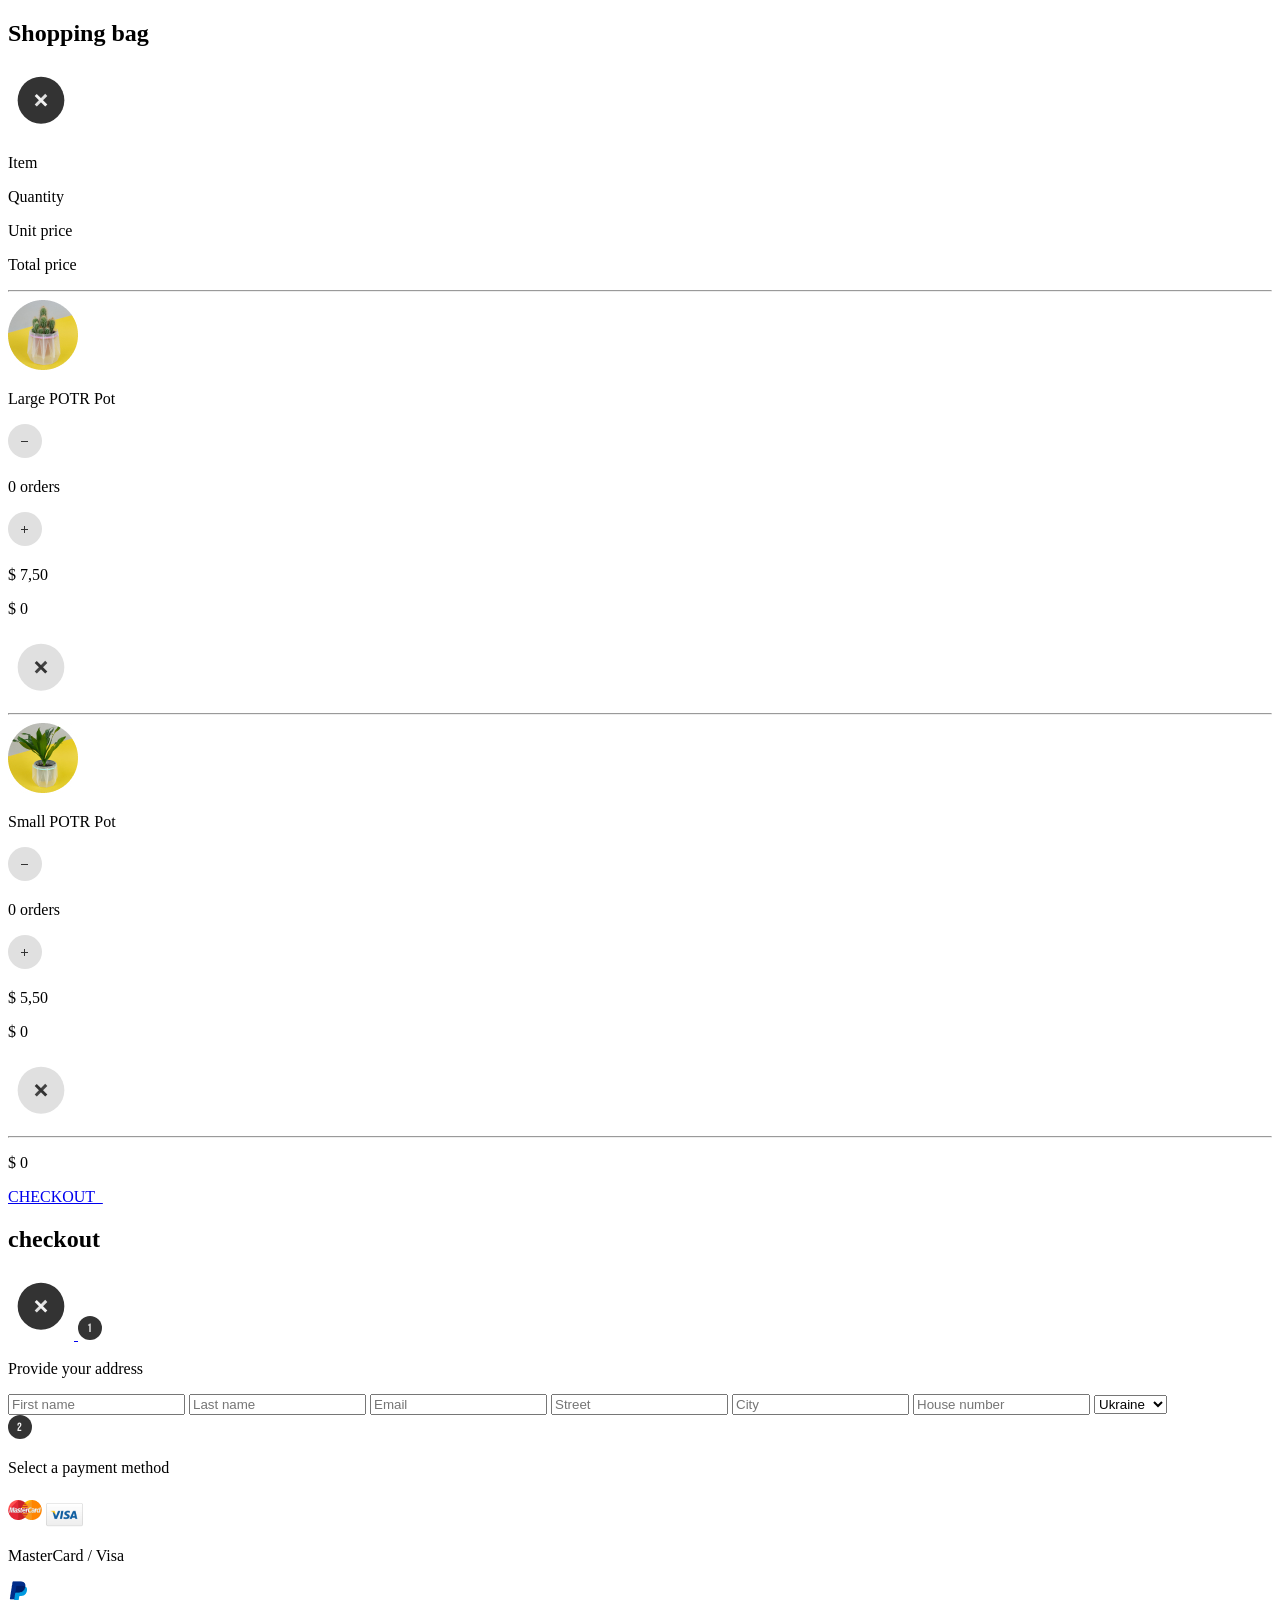
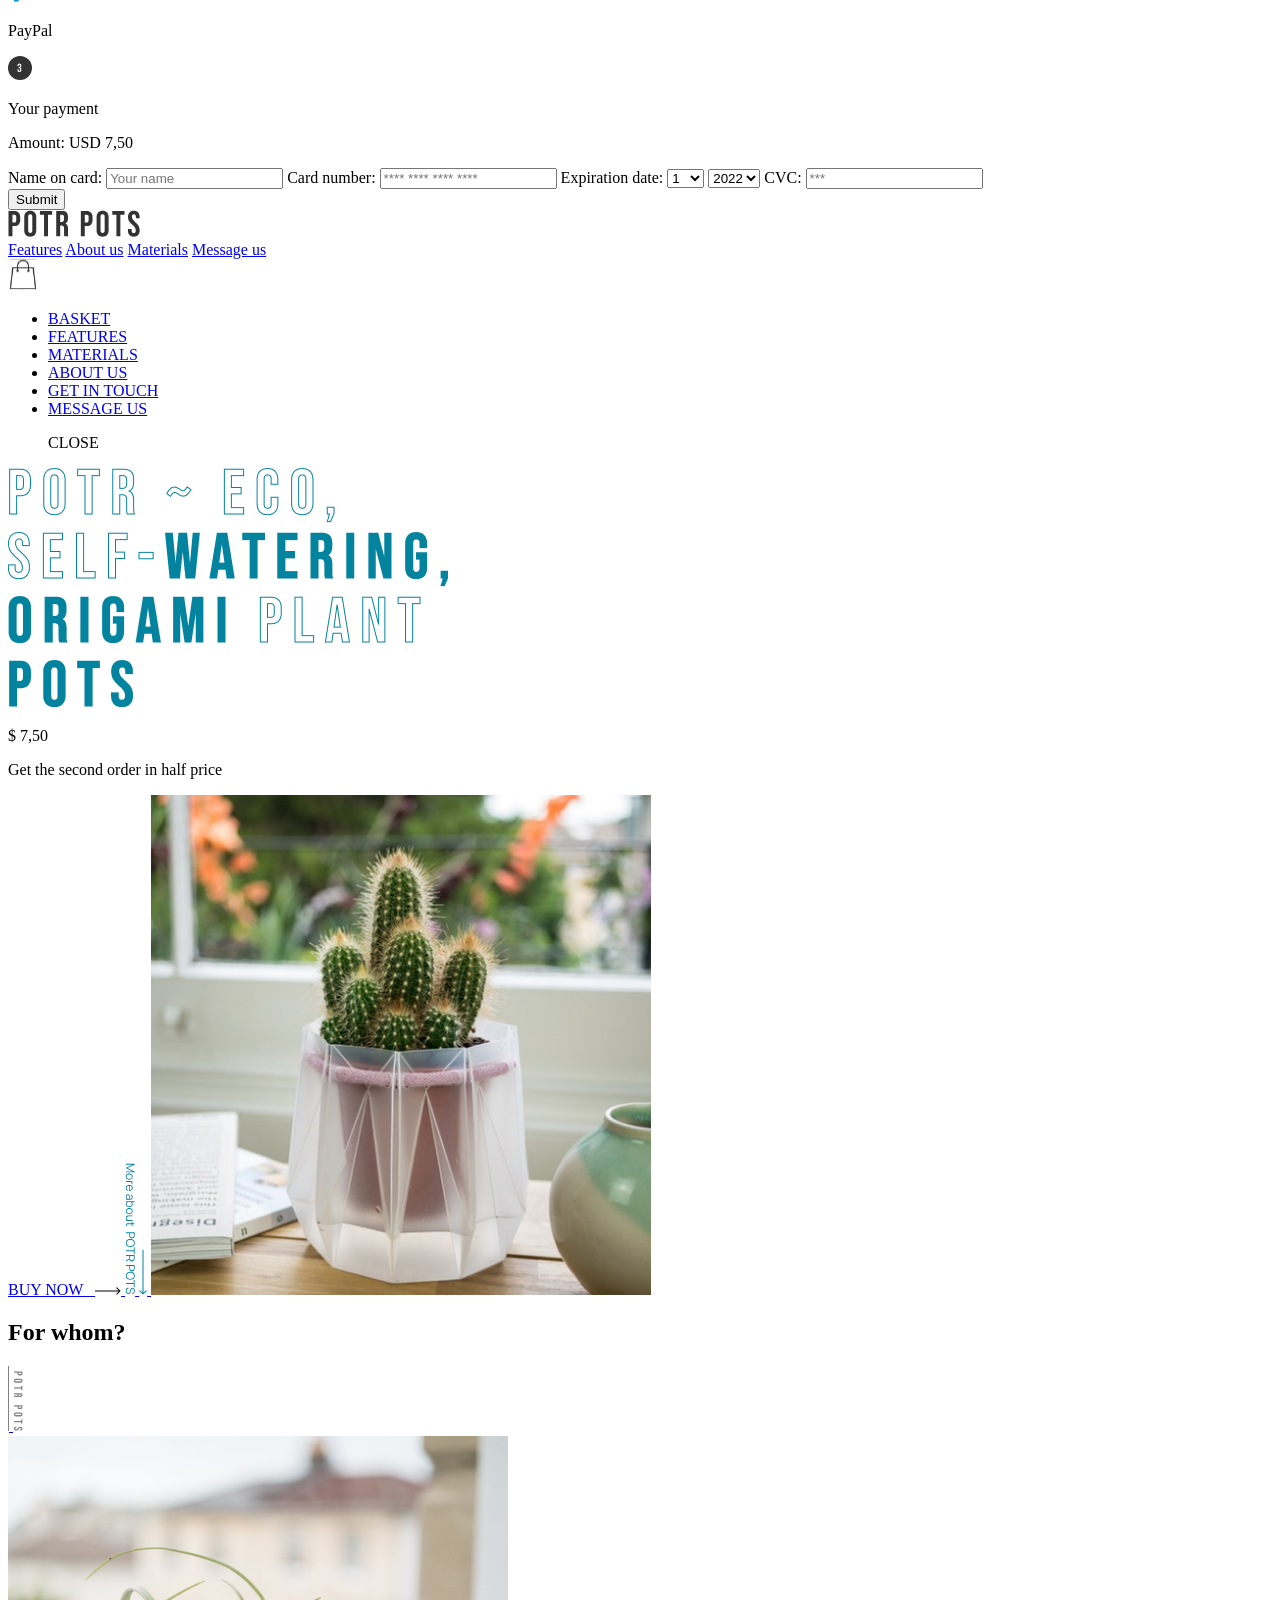
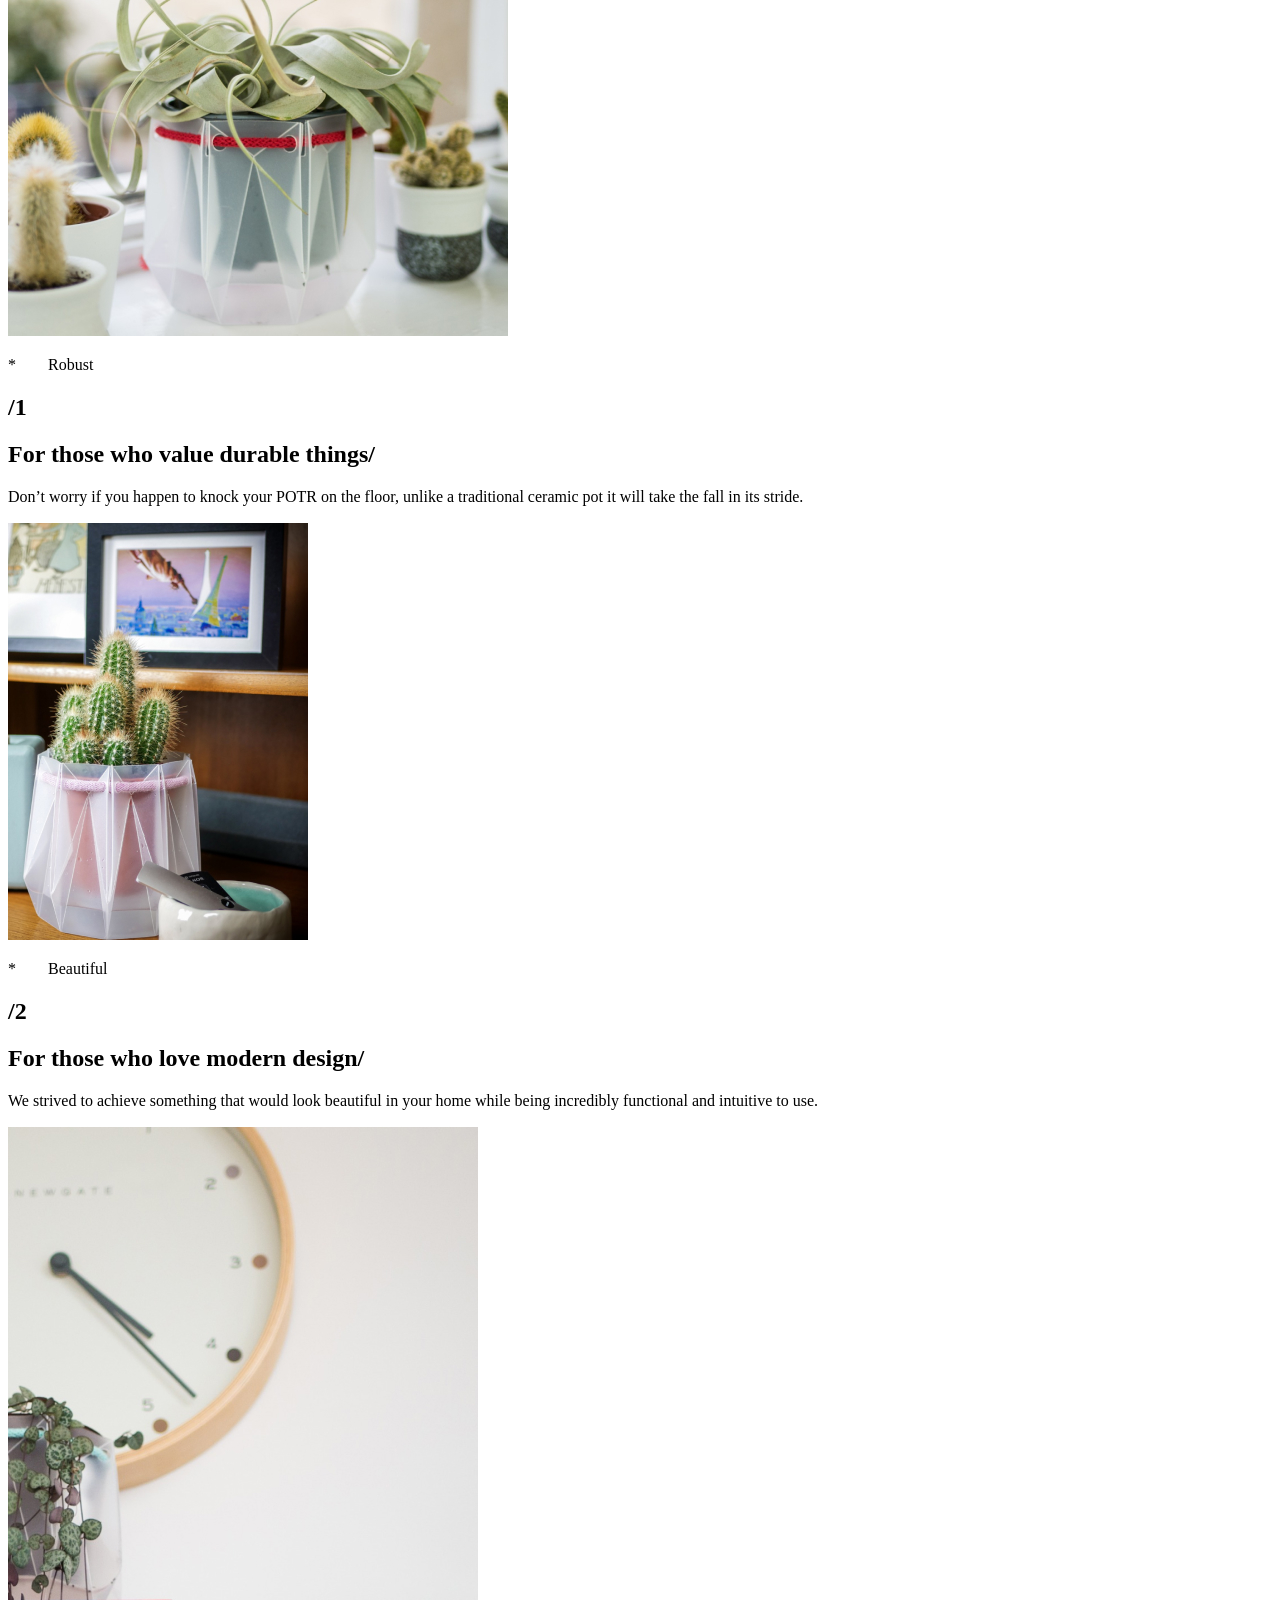
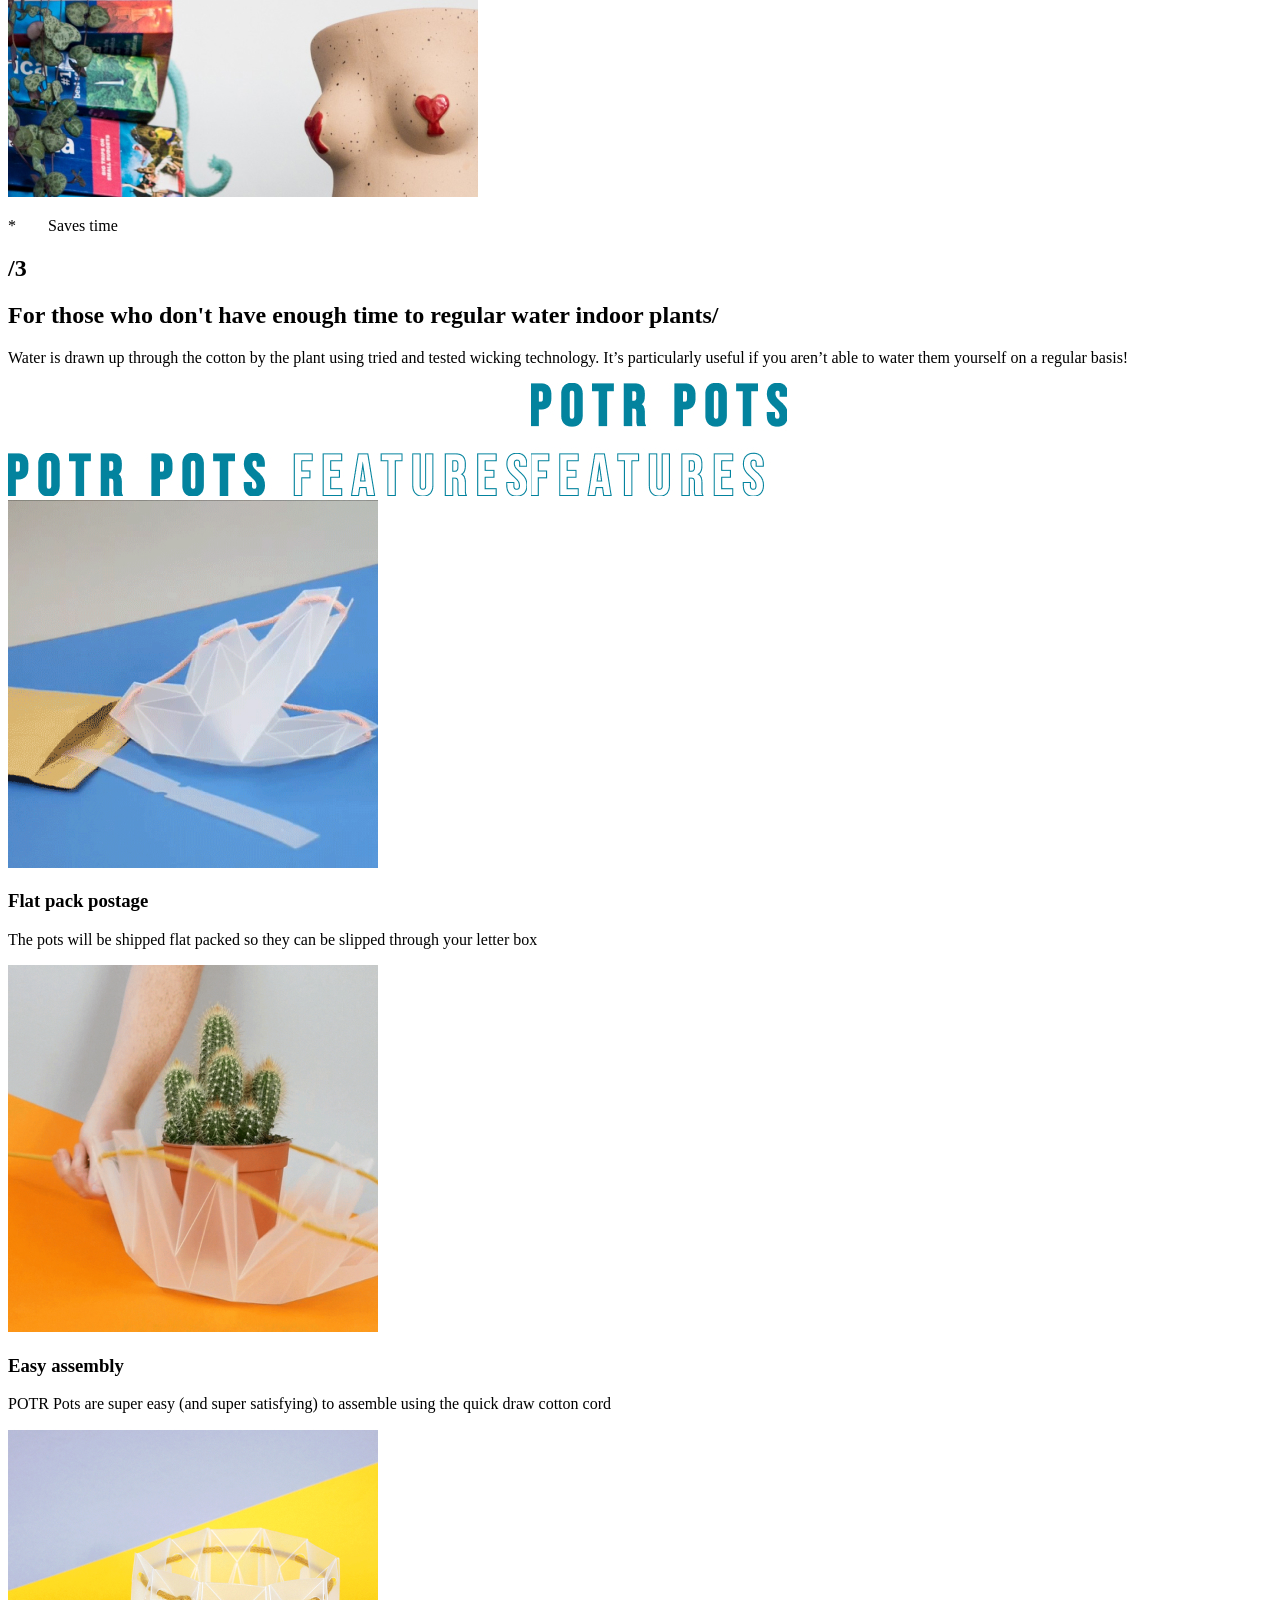
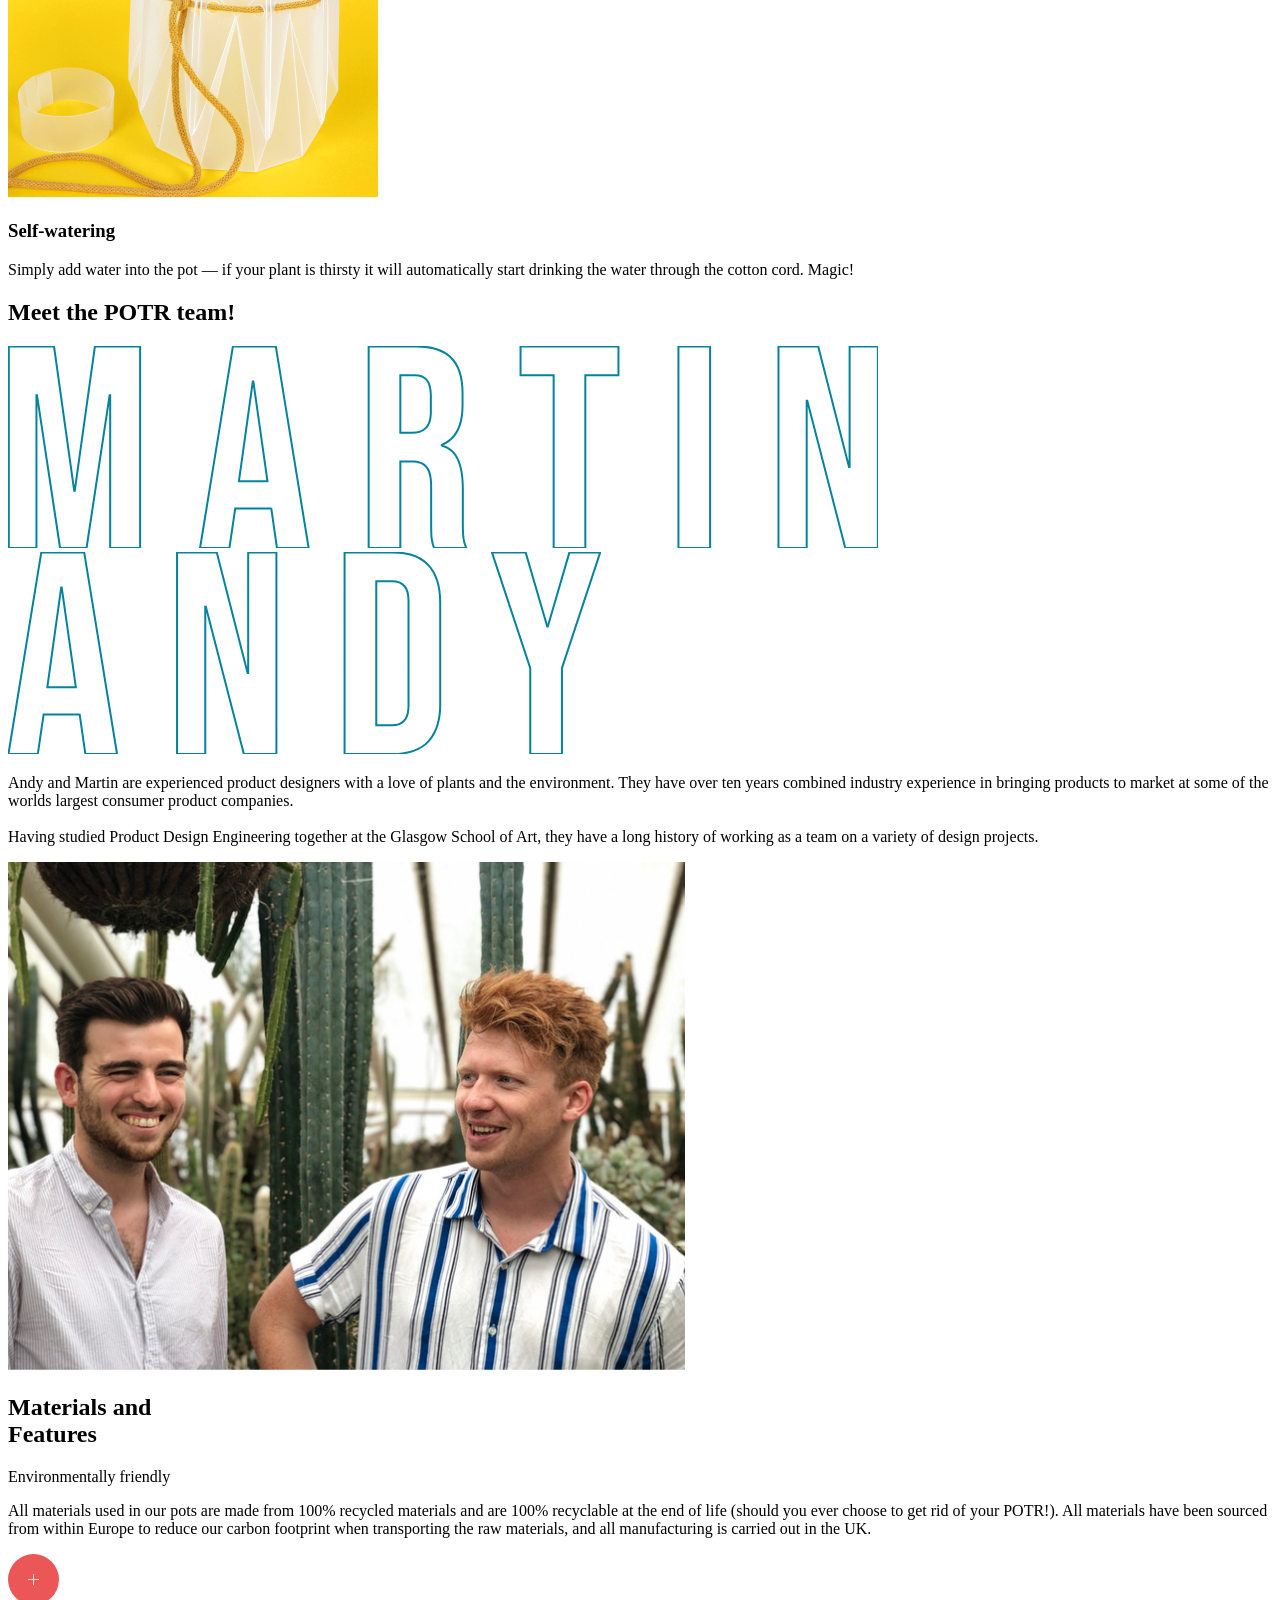
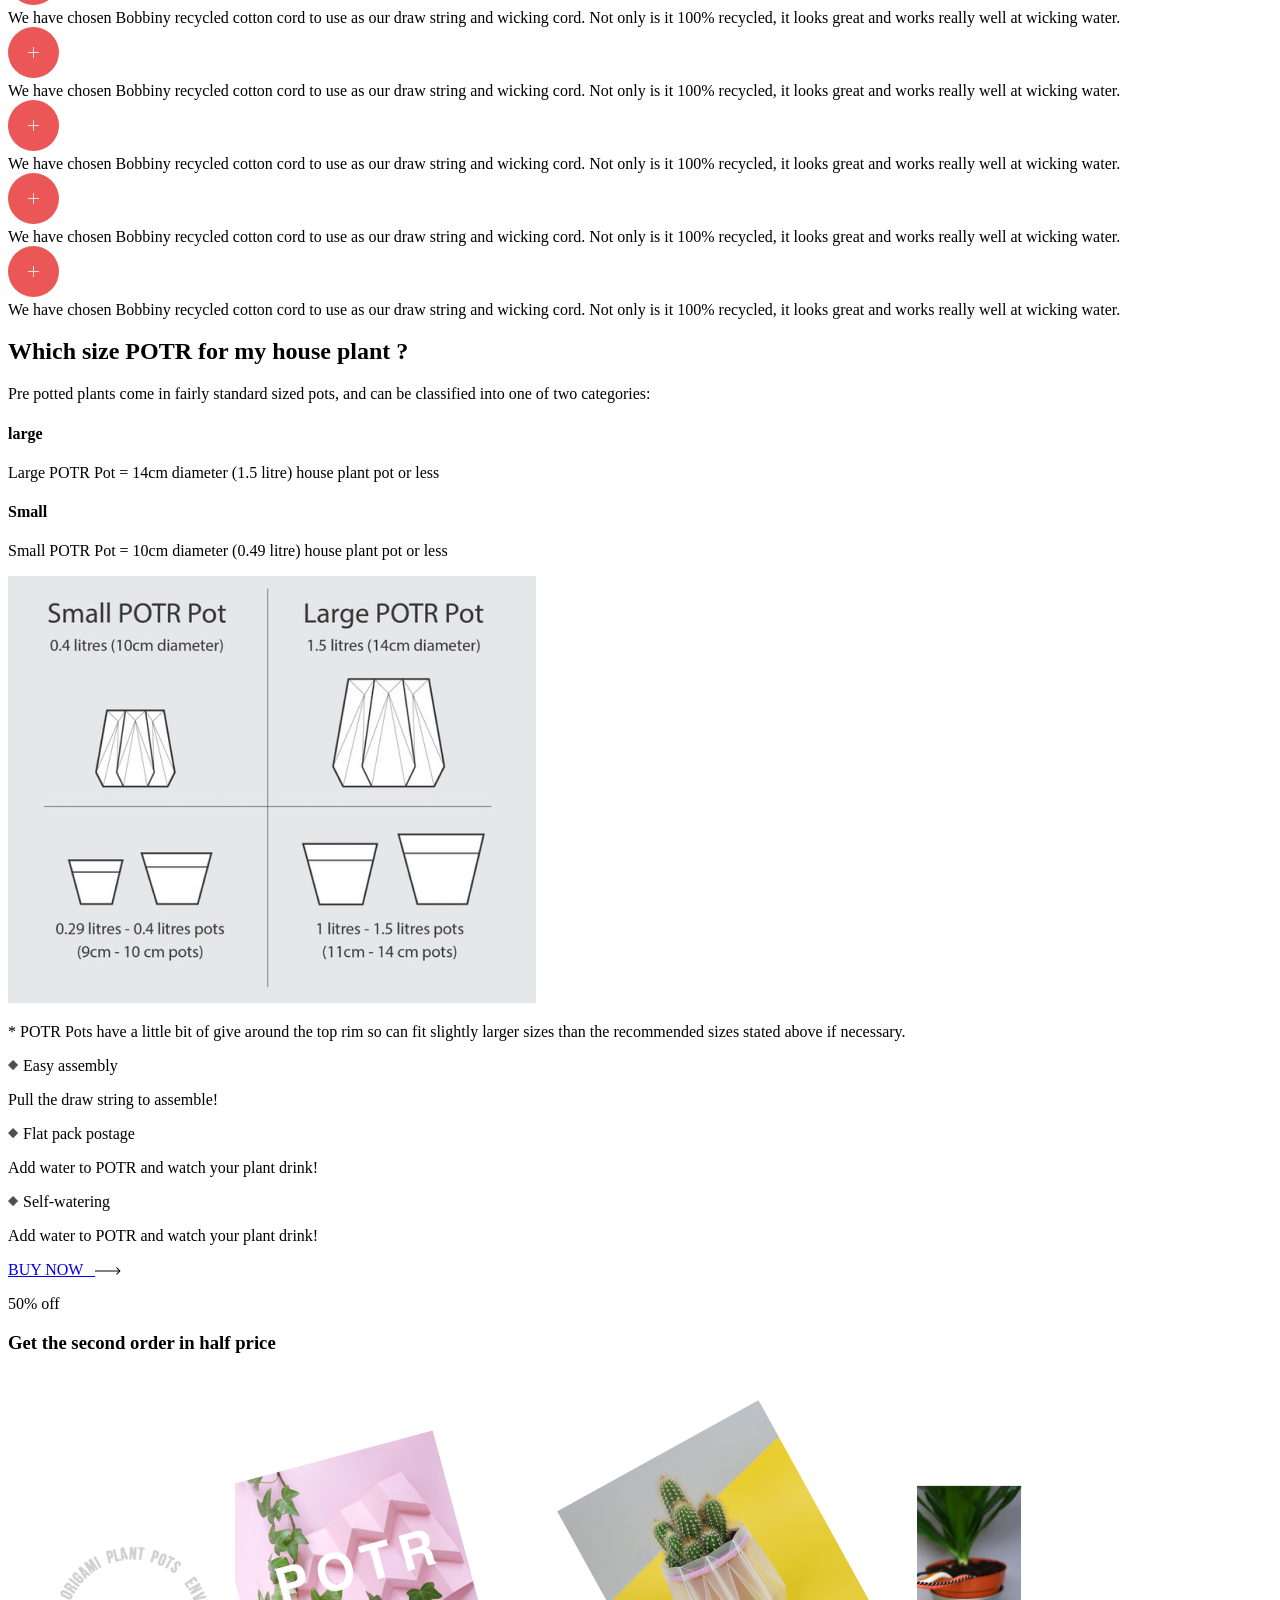
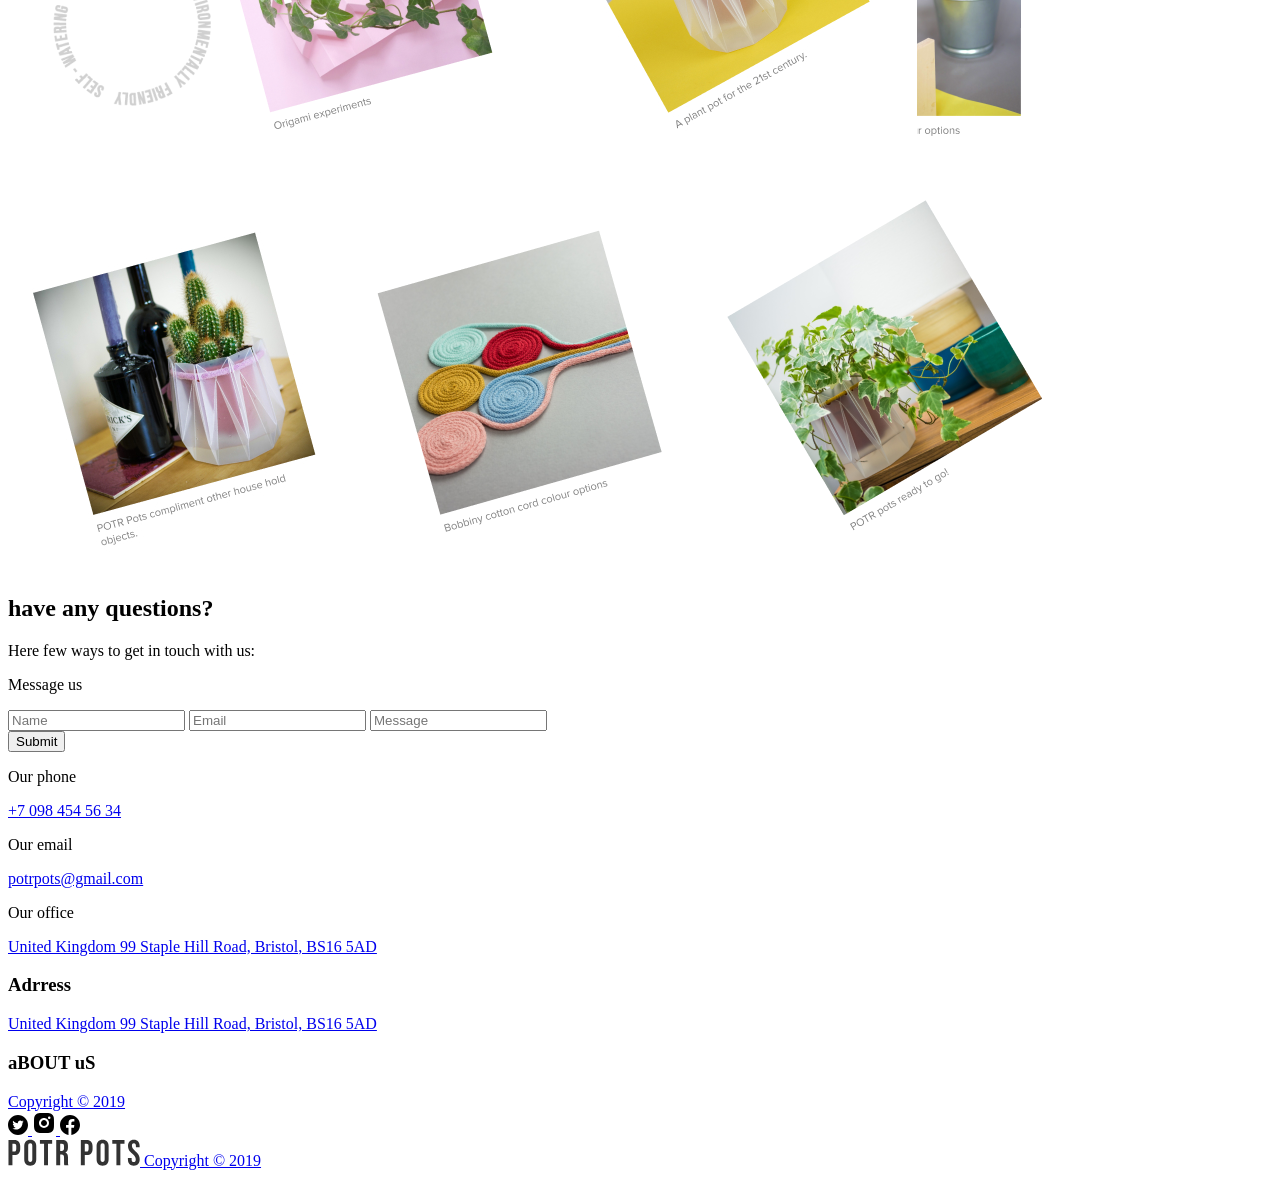
<file: src/index.html>
<!DOCTYPE html>
<html lang="en">
  <head>
    <meta charset="UTF-8">
    <meta name="viewport" content="width=device-width, initial-scale=1.0">
    <title>Potr Pots</title>
    <link rel="stylesheet" href="./styles/main.scss">
    <link rel="icon" href="./images/Logo.svg">
    <link rel="preconnect" href="https://fonts.googleapis.com">
    <link
      rel="preconnect"
      href="https://fonts.gstatic.com"
      crossorigin="anoymous"
    >
    <link href="https://fonts.googleapis.com/css2?family=Bebas+Neue&family=Inter:wght@900&display=swap" rel="stylesheet">
    <link href="https://fonts.googleapis.com/css2?family=Inter:wght@900&family=Manrope&display=swap" rel="stylesheet">
    <link href="https://fonts.googleapis.com/css2?family=Inter:wght@700&family=Manrope&display=swap" rel="stylesheet">
    <link href="https://fonts.googleapis.com/css2?family=Inter:wght@400&family=Manrope&display=swap" rel="stylesheet">
    <link href="https://fonts.googleapis.com/css2?family=Inter:wght@600&family=Manrope&display=swap" rel="stylesheet">
  </head>
  <body class="page">

    <div class="basket">
      <div class="basket__window">

        <h2 class="basket__title grid__item grid__item--1-3">Shopping bag</h2>

        <a
          href="#"
          class="basket__cross grid__item grid__item--8-8"
        >
          <img
            src="./images/cross.svg"
            alt="cross"
            class="basket__icon"
          >
        </a>

        <nav class="basket__nav grid__item grid__item--2-7">
          <p class="basket__text s4 basket__item">Item</p>
          <p class="basket__text s4 basket__quantity">Quantity</p>
          <p class="basket__text s4 basket__unit">Unit price</p>
          <p class="basket__text s4 basket__total">Total price</p>
        </nav>

        <hr class="basket__line grid__item grid__item--1-8">

        <div class="basket__product grid__item grid__item--1-8">

          <img
            src="./images/basket1.jpg"
            alt="img"
            class="basket__img"
          >

          <p class="basket__name basket__text s4">Large POTR Pot</p>

          <div class="basket__num">
            <svg
              width="34"
              height="34"
              viewBox="0 0 34 34"
              fill="none"
              xmlns="http://www.w3.org/2000/svg"
              class="basket__svg minus1"
              id="minus1"
            >
              <circle
                cx="17"
                cy="17"
                r="17"
                fill="#E0E0E0"
                class="basket__cir"
              >
              </circle>
              <rect
                x="13.25"
                y="17.25"
                width="6.5"
                height="0.5"
                fill="#E0E0E0"
                stroke="#333333"
                stroke-width="0.5"
                class="basket__rect"
              >
              </rect>
            </svg>


            <p class="basket__quant s5"> 
              <span class="basket__change1">0</span>
              orders
            </p>


            <svg
              width="34"
              height="34"
              viewBox="0 0 34 34"
              fill="none"
              xmlns="http://www.w3.org/2000/svg"
              class="basket__svg mobilePlus1"
              id="mobilePlus1"
            >
              <circle
                cx="17"
                cy="17"
                r="17"
                fill="#E0E0E0"
                class="basket__cir"
              >
              </circle>
              <rect
                x="13.25"
                y="17.25"
                width="6.5"
                height="0.5"
                fill="#E0E0E0"
                stroke="#333333"
                stroke-width="0.5"
                class="basket__rect"
              >
              </rect>
              <rect
                x="16.25"
                y="20.75"
                width="6.5"
                height="0.5"
                transform="rotate(-90 16.25 20.75)"
                fill="#E0E0E0"
                stroke="#333333"
                stroke-width="0.5"
                class="basket__rect"
              >
              </rect>
            </svg>
          </div>

          <p class="basket__unit-price basket__unit-price1 basket__text s4">$ 7,50</p>
          
          <p class="basket__total-price basket__total-price1 basket__text s4">$ 0</p>

          <svg
            width="66"
            height="67"
            viewBox="0 0 66 67"
            fill="none"
            xmlns="http://www.w3.org/2000/svg"
            class="basket__cross2"
          >
            <circle
              r="23.4174"
              transform="matrix(0.704604 -0.709601 0.704604 0.709601 33 33.2339)"
              fill="#E0E0E0"
            >
            </circle>
            <rect
              opacity="0.9"
              width="14.9475"
              height="2.9894"
              transform="matrix(0.702826 -0.711362 0.706378 0.707835 26.6913 37.4927)"
              fill="#333"
            >
            </rect>
            <rect
              width="14.947"
              height="2.98951"
              transform="matrix(0.706378 0.707835 -0.702826 0.711362 28.7713 26.8809)"
              fill="#333"
            >
            </rect>
          </svg>
        </div>


        <hr class="basket__line grid__item grid__item--1-8">


        <div class="basket__product grid__item grid__item--1-8">

          <img
            src="./images/basket2.jpg"
            alt="img"
            class="basket__img"
          >

          <p class="basket__name basket__text s4">Small POTR Pot</p>

          <div class="basket__num">
            <svg
              width="34"
              height="34"
              viewBox="0 0 34 34"
              fill="none"
              xmlns="http://www.w3.org/2000/svg"
              class="basket__svg minus2"
              id="minus2"
            >
              <circle
                cx="17"
                cy="17"
                r="17"
                fill="#E0E0E0"
                class="basket__cir"
              >
              </circle>
              <rect
                x="13.25"
                y="17.25"
                width="6.5"
                height="0.5"
                fill="#E0E0E0"
                stroke="#333333"
                stroke-width="0.5"
                class="basket__rect"
              >
              </rect>
            </svg>


            <p class="basket__quant s5"> 
              <span class="basket__change2">0</span>
              orders
            </p>


            <svg
              width="34"
              height="34"
              viewBox="0 0 34 34"
              fill="none"
              xmlns="http://www.w3.org/2000/svg"
              class="basket__svg mobilePlus2"
              id="mobilePlus2"
            >
              <circle
                cx="17"
                cy="17"
                r="17"
                fill="#E0E0E0"
                class="basket__cir"
              >
              </circle>
              <rect
                x="13.25"
                y="17.25"
                width="6.5"
                height="0.5"
                fill="#E0E0E0"
                stroke="#333333"
                stroke-width="0.5"
                class="basket__rect"
              >
              </rect>
              <rect
                x="16.25"
                y="20.75"
                width="6.5"
                height="0.5"
                transform="rotate(-90 16.25 20.75)"
                fill="#E0E0E0"
                stroke="#333333"
                stroke-width="0.5"
                class="basket__rect"
              >
              </rect>
            </svg>
          </div>

          <p class="basket__unit-price basket__unit-price2 basket__text s4">$ 5,50</p>
          
          <p class="basket__total-price basket__total-price2 basket__text s4">$ 0</p>

          <svg
            width="66"
            height="67"
            viewBox="0 0 66 67"
            fill="none"
            xmlns="http://www.w3.org/2000/svg"
            class="basket__cross2"
          >
            <circle
              r="23.4174"
              transform="matrix(0.704604 -0.709601 0.704604 0.709601 33 33.2339)"
              fill="#E0E0E0"
            >
            </circle>
            <rect
              opacity="0.9"
              width="14.9475"
              height="2.9894"
              transform="matrix(0.702826 -0.711362 0.706378 0.707835 26.6913 37.4927)"
              fill="#333"
            >
            </rect>
            <rect
              width="14.947"
              height="2.98951"
              transform="matrix(0.706378 0.707835 -0.702826 0.711362 28.7713 26.8809)"
              fill="#333"
            >
            </rect>
          </svg>
        </div>



        <hr class="basket__line grid__item grid__item--1-8">

        

        <p class="basket__finish-price basket__text s4">$ 0</p>

        <a
          href="#"
          class="button basket__button buttontext"
          id="button1"
        >
          <span>
            CHECKOUT &nbsp;
          </span>
        </a>

      </div>
    </div>

    <div class="checkout">
      <div class="checkout__window">

        <h2 class="checkout__title grid__item grid__item--2-3">checkout</h2>

        <a href="#" class="checkout__cross grid__item grid__item--8-8">
          <img
            src="./images/cross.svg"
            alt="cross"
            class="checkout__icon"
          >
        </a>

        <img
          src="./images/num1.svg"
          alt="num"
          class="checkout__num checkout__num--1 grid__item grid__item--1-1"
        >

        <p class="checkout__subtitle checkout__subtitle--1 s4 grid__item grid__item--2-3">Provide your address</p>

        <form action="#" class="checkout__form grid__item grid__item--2-7">

          <label for="first" class="grid__item grid__item--1-3">

            <input
              class="checkout__input"
              id="first"
              required
              placeholder="First name"
              type="text"
            >
          </label>

          <label for="last" class="grid__item grid__item--4-6">

            <input
              class="checkout__input"
              id="last"
              required
              placeholder="Last name"
              type="text"
            >
          </label>

          <label for="email" class="grid__item grid__item--1-6">

            <input
              class="checkout__input"
              id="email"
              required
              placeholder="Email"
              type="email"
            >
          </label>

          <label for="street" class="grid__item grid__item--1-3">

            <input
              class="checkout__input"
              id="street"
              required
              placeholder="Street"
              type="text"
            >
          </label>

          <label for="city" class="grid__item grid__item--4-6">

            <input
              class="checkout__input"
              id="city"
              required
              placeholder="City"
              type="text"
            >
          </label>

          <label for="house" class="grid__item grid__item--1-3">

            <input
              class="checkout__input"
              id="house"
              required
              placeholder="House number"
              type="text"
            >
          </label>

          <label for="country" class="grid__item grid__item--4-6">

            <select
              name="Country"
              id="country"
              class="checkout__select"
            >
              <option value="0" class="checkout__option">Ukraine</option>
              <option value="1" class="checkout__option">Poland</option>
              <option value="2" class="checkout__option">Slovakia</option>
              <option value="3" class="checkout__option">Latvia</option>
            </select>
          </label>

        </form>

        <img
          src="./images/num2.svg"
          alt="num"
          class="checkout__num checkout__num--2 grid__item grid__item--1-1"
        >

        <p class="checkout__subtitle s4 grid__item grid__item--2-3">Select a payment method</p>

        <div class="checkout__card checkout__card--active grid__item grid__item--2-7" id="card">


          <img
            src="./images/master.png"
            alt="card"
            class="chechout__card-icon"
          >

          <img
            src="./images/visa.png"
            alt="card"
            class="chechout__card-icon"
          >

          <p class="checkout__card-text">MasterCard / Visa</p>
        </div>

        <div class="checkout__card checkout__card--paypal grid__item grid__item--2-7" id="paypal">

          <img
            src="./images/paypal.png"
            alt="card"
            class="chechout__card-icon"
          >

          <p class="checkout__card-text">PayPal</p>
        </div>

        <img
          src="./images/num3.svg"
          alt="num"
          class="checkout__num checkout__num--3 grid__item grid__item--1-1"
        >

        <p class="checkout__subtitle s4 grid__item grid__item--2-3">Your payment</p>

        <p class="checkout__subtext s4 grid__item grid__item--2-4">
          Amount:
          <span class="checkout__change s4">USD 7,50</span>
        </p>

        <form
          action="#"
          class="checkout__form2 grid__item grid__item--2-7"
          id="form2"
        >

          <label for="name" class="checkout__label s4">
            Name on card: 
            <input
              type="text"
              class="checkout__input"
              placeholder="Your name"
              required
              id="name"
            >
          </label>

          <label for="card-number" class="checkout__label s4">
            Card number:
            <input
              type="tel"
              class="checkout__input"
              placeholder="**** **** **** ****"
              required
              minlength="16"
              maxlength="16"
              id="card-number"
            >
          </label>

          <label for="number" class="checkout__label s4">
            Expiration date:
            <select id="month" class="checkout__select">
              <option value="0" class="checkout__option">1</option>
              <option value="1" class="checkout__option">2</option>
              <option value="2" class="checkout__option">3</option>
              <option value="3" class="checkout__option">4</option>
              <option value="4" class="checkout__option">5</option>
              <option value="5" class="checkout__option">6</option>
              <option value="6" class="checkout__option">7</option>
              <option value="7" class="checkout__option">8</option>
              <option value="8" class="checkout__option">9</option>
              <option value="9" class="checkout__option">10</option>
              <option value="10" class="checkout__option">11</option>
              <option value="11" class="checkout__option">12</option>
            </select>

            <select id="year" class="checkout__select">
              <option value="0" class="checkout__option">2022</option>
              <option value="1" class="checkout__option">2023</option>
              <option value="2" class="checkout__option">2024</option>
              <option value="3" class="checkout__option">2025</option>
              <option value="4" class="checkout__option">2026</option>
              <option value="5" class="checkout__option">2027</option>
              <option value="6" class="checkout__option">2028</option>
              <option value="7" class="checkout__option">2029</option>
            </select>
          </label>

          <label for="number" class="checkout__label checkout__label--cvv s4">
            CVC:
            <input
              type="tel"
              class="checkout__input checkout__input--cvv"
              placeholder="***"
              required
              minlength="3"
              maxlength="3"
              id="number"
            >
          </label>

        </form>

        <button
          form="form2"
          href="#"
          class="button checkout__button buttontext grid__item grid__item--2-5"
        >
          <span>
            Submit
          </span>
        </button>

      </div>
    </div>

    <header class="header">
      <div class="container header__wrapper grid">

        <div class="header__top grid__item grid__item--1-12">
          <a href="#" class="header__link">
            <img
              src="./images/Logo.svg"
              alt="logo"
              class="header__logo"
            >
          </a>

          <nav class="header__nav">
            
            <a href="#features" class="header__link s3">Features</a>

            <a href="#about" class="header__link s3">About us</a>

            <a href="#materials" class="header__link s3">Materials</a>

            <a href="#message" class="header__link s3">Message us</a>
          </nav>


          <a href="#" class="header__link header__link--bag">
            <img
              src="./images/bag.svg"
              alt="logo"
              class="header__logo"
            >
          </a>

          <div class="header__menu menu menu--mobile grid__item grid__item--4-5" id="menu-container">
            <a id="header-burger" class="menu__btn">
              <span></span>
            </a>
            <ul class="menu__box">
  
              <li>
                <a
                  class="menu__item header__link s3"
                  href="#basket"
                  id="item1"
                >
                BASKET
                </a>
              </li>
  
              <li>
                <a
                  class="menu__item header__link s3"
                  href="#features"
                  id="item2"
                >
                FEATURES
                </a>
              </li>
  
              <li>
                <a
                  class="menu__item header__link s3"
                  href="#materials"
                  id="item3"
                >
                MATERIALS
                </a>
              </li>
  
              <li>
                <a
                  class="menu__item header__link s3"
                  href="#about"
                  id="item4"
                >
                ABOUT US
                </a>
              </li>
  
              <li>
                <a
                  class="menu__item header__link s3"
                  href="#footer"
                  id="item5"
                >
                GET IN TOUCH
                </a>
              </li>
  
              <li>
                <a
                  class="menu__item header__link s3"
                  href="#message"
                  id="item6"
                >
                MESSAGE US
                </a>
              </li>

              <p class="menu__text s5">CLOSE</p>
              
            </ul>
          </div>

        </div>

        <img
          src="./images/header-title.png"
          alt="title"
          class="header__title grid__item grid__item--2-6"
        >

        <p class="header__price s1-36 grid__item grid__item--5-6">$ 7,50</p>

        <p class="header__text s4 grid__item grid__item--5-6">Get the second order in half price</p>

        <a href="#" class="button header__button buttontext grid__item grid__item--4-6">
          <span>
            BUY NOW &nbsp;
            <svg
              width="26"
              height="8"
              viewBox="0 0 26 8"
              fill="none"
              xmlns="http://www.w3.org/2000/svg"
            >
              <path
                d="M25.3536 4.35355C25.5488 4.15829 25.5488 3.84171 25.3536 3.64645L22.1716 0.464466C21.9763 0.269204 21.6597 0.269204 21.4645 0.464466C21.2692 0.659728 21.2692 0.976311 21.4645 1.17157L24.2929 4L21.4645 6.82843C21.2692 7.02369 21.2692 7.34027 21.4645 7.53553C21.6597 7.7308 21.9763 7.7308 22.1716 7.53553L25.3536 4.35355ZM0 4.5H25V3.5H0V4.5Z"
                fill="black"
                class="button__svg"
              >
              </path>
            </svg>
          </span>
        </a>

        <a href="#" class="header__left grid__item grid__item--1-1">
          <svg
            width="10"
            height="132"
            viewBox="0 0 10 132"
            fill="none"
            xmlns="http://www.w3.org/2000/svg"
            class="header__svg"
          >
            <path
              d="M1 0.839999L9.64 0.84L9.64 1.65L2.374 5.046L9.64 8.424L9.64 9.246L1.006 9.246L1.006 8.406L7.672 8.406L1 5.328L1 4.758L7.672 1.686L1 1.686L1 0.839999ZM0.819999 13.6358C0.819999 12.9918 0.965999 12.4418 1.258 11.9858C1.55 11.5298 1.954 11.1798 2.47 10.9358C2.986 10.6918 3.578 10.5698 4.246 10.5698C4.926 10.5698 5.522 10.6938 6.034 10.9418C6.546 11.1898 6.944 11.5418 7.228 11.9978C7.516 12.4578 7.66 13.0038 7.66 13.6358C7.66 14.2838 7.514 14.8358 7.222 15.2918C6.934 15.7518 6.532 16.1018 6.016 16.3418C5.504 16.5858 4.914 16.7078 4.246 16.7078C3.566 16.7078 2.968 16.5858 2.452 16.3418C1.94 16.0978 1.54 15.7458 1.252 15.2858C0.963999 14.8258 0.819999 14.2758 0.819999 13.6358ZM1.666 13.6358C1.666 14.3558 1.904 14.8918 2.38 15.2438C2.86 15.5958 3.482 15.7718 4.246 15.7718C5.03 15.7718 5.654 15.5938 6.118 15.2378C6.582 14.8858 6.814 14.3518 6.814 13.6358C6.814 13.1518 6.704 12.7518 6.484 12.4358C6.268 12.1238 5.966 11.8898 5.578 11.7338C5.194 11.5818 4.75 11.5058 4.246 11.5058C3.466 11.5058 2.84 11.6858 2.368 12.0458C1.9 12.4058 1.666 12.9358 1.666 13.6358ZM0.999999 18.0314L7.48 18.0314L7.48 18.8234L5.92 18.8234L6.124 18.6674C6.316 18.7394 6.492 18.8334 6.652 18.9494C6.816 19.0654 6.95 19.1914 7.054 19.3274C7.202 19.4954 7.314 19.6914 7.39 19.9154C7.47 20.1394 7.516 20.3654 7.528 20.5934C7.544 20.8214 7.528 21.0294 7.48 21.2174L6.652 21.2174C6.712 20.9814 6.726 20.7234 6.694 20.4434C6.662 20.1634 6.55 19.9054 6.358 19.6694C6.19 19.4534 5.988 19.2914 5.752 19.1834C5.52 19.0754 5.272 19.0034 5.008 18.9674C4.748 18.9314 4.49 18.9134 4.234 18.9134L0.999999 18.9134L0.999999 18.0314ZM0.819999 24.9804C0.819999 24.3484 0.959999 23.8004 1.24 23.3364C1.52 22.8764 1.914 22.5184 2.422 22.2624C2.93 22.0064 3.526 21.8784 4.21 21.8784C4.918 21.8784 5.53 22.0044 6.046 22.2564C6.562 22.5084 6.96 22.8624 7.24 23.3184C7.52 23.7784 7.66 24.3204 7.66 24.9444C7.66 25.5844 7.512 26.1304 7.216 26.5824C6.924 27.0344 6.504 27.3764 5.956 27.6084C5.408 27.8404 4.754 27.9464 3.994 27.9264L3.994 27.0264L4.306 27.0264C5.146 27.0104 5.78 26.8284 6.208 26.4804C6.636 26.1364 6.85 25.6324 6.85 24.9684C6.85 24.2724 6.624 23.7384 6.172 23.3664C5.72 22.9984 5.076 22.8144 4.24 22.8144C3.424 22.8144 2.79 22.9984 2.338 23.3664C1.89 23.7384 1.666 24.2644 1.666 24.9444C1.666 25.4084 1.772 25.8124 1.984 26.1564C2.2 26.5044 2.51 26.7784 2.914 26.9784L2.596 27.8004C2.032 27.5444 1.594 27.1664 1.282 26.6664C0.973999 26.1704 0.819999 25.6084 0.819999 24.9804ZM3.994 22.5024L4.732 22.5024L4.732 27.4524L3.994 27.4524L3.994 22.5024ZM0.819999 33.5143C0.819999 33.0263 0.907999 32.6163 1.084 32.2843C1.26 31.9563 1.494 31.7103 1.786 31.5463C2.078 31.3823 2.396 31.3003 2.74 31.3003C3.092 31.3003 3.392 31.3703 3.64 31.5103C3.892 31.6543 4.098 31.8483 4.258 32.0923C4.418 32.3403 4.54 32.6263 4.624 32.9503C4.704 33.2783 4.774 33.6403 4.834 34.0363C4.898 34.4363 4.952 34.8263 4.996 35.2063C5.044 35.5903 5.09 35.9263 5.134 36.2143L4.942 35.9023C5.582 35.9143 6.056 35.7903 6.364 35.5303C6.672 35.2703 6.826 34.8183 6.826 34.1743C6.826 33.7303 6.726 33.3543 6.526 33.0463C6.326 32.7423 6.01 32.5283 5.578 32.4043L5.83 31.5463C6.41 31.6943 6.86 31.9923 7.18 32.4403C7.5 32.8883 7.66 33.4703 7.66 34.1863C7.66 34.7783 7.548 35.2803 7.324 35.6923C7.104 36.1083 6.784 36.4023 6.364 36.5743C6.176 36.6543 5.966 36.7063 5.734 36.7303C5.502 36.7543 5.266 36.7663 5.026 36.7663L0.999998 36.7663L0.999998 35.9803L2.626 35.9803L2.53 36.2083C1.974 35.9883 1.55 35.6463 1.258 35.1823C0.965998 34.7183 0.819998 34.1623 0.819999 33.5143ZM1.582 33.6163C1.582 34.0283 1.656 34.3883 1.804 34.6963C1.952 35.0043 2.154 35.2523 2.41 35.4403C2.67 35.6283 2.962 35.7503 3.286 35.8063C3.494 35.8543 3.722 35.8803 3.97 35.8843C4.222 35.8883 4.41 35.8903 4.534 35.8903L4.36 36.2263C4.32 35.9263 4.28 35.6003 4.24 35.2483C4.2 34.9003 4.154 34.5563 4.102 34.2163C4.05 33.8803 3.988 33.5763 3.916 33.3043C3.864 33.1203 3.79 32.9423 3.694 32.7703C3.602 32.5983 3.478 32.4563 3.322 32.3443C3.166 32.2363 2.972 32.1823 2.74 32.1823C2.552 32.1823 2.37 32.2283 2.194 32.3203C2.018 32.4163 1.872 32.5683 1.756 32.7763C1.64 32.9883 1.582 33.2683 1.582 33.6163ZM0.819998 41.2383C0.819998 40.6423 0.969998 40.1383 1.27 39.7263C1.574 39.3143 1.984 39.0023 2.5 38.7903C3.02 38.5783 3.602 38.4723 4.246 38.4723C4.902 38.4723 5.486 38.5783 5.998 38.7903C6.514 39.0063 6.92 39.3223 7.216 39.7383C7.512 40.1543 7.66 40.6663 7.66 41.2743C7.66 41.8663 7.51 42.3743 7.21 42.7983C6.91 43.2223 6.502 43.5463 5.986 43.7703C5.47 43.9983 4.89 44.1123 4.246 44.1123C3.598 44.1123 3.016 43.9983 2.5 43.7703C1.984 43.5423 1.574 43.2143 1.27 42.7863C0.969998 42.3583 0.819998 41.8423 0.819998 41.2383ZM0.999998 38.3223L9.64 38.3223L9.64 39.2103L5.878 39.2103L5.878 39.1143L0.999998 39.1143L0.999998 38.3223ZM1.642 41.1483C1.642 41.6003 1.756 41.9763 1.984 42.2763C2.212 42.5763 2.522 42.8003 2.914 42.9483C3.31 43.1003 3.754 43.1763 4.246 43.1763C4.734 43.1763 5.174 43.1023 5.566 42.9543C5.958 42.8063 6.268 42.5803 6.496 42.2763C6.724 41.9763 6.838 41.5943 6.838 41.1303C6.838 40.6783 6.728 40.3023 6.508 40.0023C6.288 39.7063 5.982 39.4843 5.59 39.3363C5.202 39.1883 4.754 39.1143 4.246 39.1143C3.746 39.1143 3.298 39.1883 2.902 39.3363C2.51 39.4843 2.202 39.7083 1.978 40.0083C1.754 40.3083 1.642 40.6883 1.642 41.1483ZM0.819998 48.1358C0.819998 47.4918 0.965998 46.9418 1.258 46.4858C1.55 46.0298 1.954 45.6798 2.47 45.4358C2.986 45.1918 3.578 45.0698 4.246 45.0698C4.926 45.0698 5.522 45.1938 6.034 45.4418C6.546 45.6898 6.944 46.0418 7.228 46.4978C7.516 46.9578 7.66 47.5038 7.66 48.1358C7.66 48.7838 7.514 49.3358 7.222 49.7918C6.934 50.2518 6.532 50.6018 6.016 50.8418C5.504 51.0858 4.914 51.2078 4.246 51.2078C3.566 51.2078 2.968 51.0858 2.452 50.8418C1.94 50.5978 1.54 50.2458 1.252 49.7858C0.963998 49.3258 0.819998 48.7758 0.819998 48.1358ZM1.666 48.1358C1.666 48.8558 1.904 49.3918 2.38 49.7438C2.86 50.0958 3.482 50.2718 4.246 50.2718C5.03 50.2718 5.654 50.0938 6.118 49.7378C6.582 49.3858 6.814 48.8518 6.814 48.1358C6.814 47.6518 6.704 47.2518 6.484 46.9358C6.268 46.6238 5.966 46.3898 5.578 46.2338C5.194 46.0818 4.75 46.0058 4.246 46.0058C3.466 46.0058 2.84 46.1858 2.368 46.5458C1.9 46.9058 1.666 47.4358 1.666 48.1358ZM0.837998 55.0094C0.837998 54.6214 0.897998 54.2814 1.018 53.9894C1.138 53.7014 1.3 53.4554 1.504 53.2514C1.708 53.0514 1.94 52.8894 2.2 52.7654C2.464 52.6414 2.742 52.5514 3.034 52.4954C3.33 52.4394 3.624 52.4114 3.916 52.4114L7.48 52.4114L7.48 53.2994L4.174 53.2994C3.818 53.2994 3.488 53.3334 3.184 53.4014C2.88 53.4694 2.614 53.5774 2.386 53.7254C2.162 53.8774 1.988 54.0714 1.864 54.3074C1.74 54.5474 1.678 54.8374 1.678 55.1774C1.678 55.4894 1.732 55.7634 1.84 55.9994C1.948 56.2394 2.102 56.4394 2.302 56.5994C2.506 56.7634 2.752 56.8874 3.04 56.9714C3.332 57.0554 3.66 57.0974 4.024 57.0974L3.886 57.7214C3.222 57.7214 2.664 57.6054 2.212 57.3734C1.76 57.1414 1.418 56.8214 1.186 56.4134C0.953998 56.0054 0.837998 55.5374 0.837998 55.0094ZM0.999998 57.1874L2.596 57.1874L2.596 57.0974L7.48 57.0974L7.48 57.9794L0.999997 57.9794L0.999998 57.1874ZM0.999997 63.1844C0.923997 62.8204 0.893997 62.4604 0.909997 62.1044C0.925997 61.7524 1.002 61.4364 1.138 61.1564C1.274 60.8804 1.486 60.6704 1.774 60.5264C2.014 60.4104 2.256 60.3464 2.5 60.3344C2.748 60.3264 3.03 60.3224 3.346 60.3224L9.28 60.3224L9.28 61.1984L3.382 61.1984C3.11 61.1984 2.882 61.2004 2.698 61.2044C2.518 61.2124 2.358 61.2544 2.218 61.3304C1.95 61.4744 1.79 61.7024 1.738 62.0144C1.686 62.3304 1.698 62.7204 1.774 63.1844L0.999997 63.1844ZM6.724 58.9364L7.48 58.9364L7.48 63.1844L6.724 63.1844L6.724 58.9364ZM0.999997 69.2658L9.64 69.2658L9.64 72.6018C9.64 72.6858 9.636 72.7798 9.628 72.8838C9.624 72.9918 9.612 73.0998 9.592 73.2078C9.524 73.6598 9.366 74.0418 9.118 74.3538C8.874 74.6698 8.566 74.9078 8.194 75.0678C7.822 75.2318 7.41 75.3138 6.958 75.3138C6.51 75.3138 6.1 75.2318 5.728 75.0678C5.356 74.9038 5.046 74.6638 4.798 74.3478C4.554 74.0358 4.398 73.6558 4.33 73.2078C4.314 73.0998 4.302 72.9918 4.294 72.8838C4.286 72.7798 4.282 72.6858 4.282 72.6018L4.282 70.1478L0.999997 70.1478L0.999997 69.2658ZM5.122 70.1478L5.122 72.5778C5.122 72.6498 5.126 72.7338 5.134 72.8298C5.142 72.9258 5.156 73.0198 5.176 73.1118C5.24 73.4078 5.362 73.6498 5.542 73.8378C5.722 74.0298 5.936 74.1718 6.184 74.2638C6.432 74.3598 6.69 74.4078 6.958 74.4078C7.226 74.4078 7.484 74.3598 7.732 74.2638C7.984 74.1718 8.2 74.0298 8.38 73.8378C8.56 73.6498 8.682 73.4078 8.746 73.1118C8.766 73.0198 8.778 72.9258 8.782 72.8298C8.79 72.7338 8.794 72.6498 8.794 72.5778L8.794 70.1478L5.122 70.1478ZM0.819996 80.006C0.819997 79.146 1.01 78.42 1.39 77.828C1.774 77.236 2.304 76.788 2.98 76.484C3.656 76.18 4.436 76.028 5.32 76.028C6.204 76.028 6.984 76.18 7.66 76.484C8.336 76.788 8.864 77.236 9.244 77.828C9.628 78.42 9.82 79.146 9.82 80.006C9.82 80.87 9.628 81.596 9.244 82.184C8.864 82.776 8.336 83.224 7.66 83.528C6.984 83.836 6.204 83.99 5.32 83.99C4.436 83.99 3.656 83.836 2.98 83.528C2.304 83.224 1.774 82.776 1.39 82.184C1.01 81.596 0.819996 80.87 0.819996 80.006ZM1.666 80.006C1.666 80.682 1.82 81.246 2.128 81.698C2.436 82.15 2.864 82.488 3.412 82.712C3.964 82.94 4.6 83.054 5.32 83.054C6.04 83.054 6.674 82.94 7.222 82.712C7.77 82.488 8.198 82.15 8.506 81.698C8.814 81.246 8.97 80.682 8.974 80.006C8.974 79.33 8.82 78.768 8.512 78.32C8.204 77.872 7.774 77.534 7.222 77.306C6.674 77.082 6.04 76.968 5.32 76.964C4.6 76.96 3.966 77.07 3.418 77.294C2.874 77.522 2.446 77.862 2.134 78.314C1.826 78.766 1.67 79.33 1.666 80.006ZM0.999996 87.2552L8.794 87.2552L8.794 84.2372L9.64 84.2372L9.64 91.1552L8.794 91.1552L8.794 88.1372L0.999996 88.1372L0.999996 87.2552ZM0.999996 92.1173L9.64 92.1173L9.64 95.4533C9.64 95.5373 9.636 95.6313 9.628 95.7353C9.624 95.8433 9.612 95.9513 9.592 96.0593C9.524 96.5113 9.366 96.8933 9.118 97.2053C8.874 97.5213 8.566 97.7593 8.194 97.9193C7.822 98.0833 7.41 98.1653 6.958 98.1653C6.306 98.1653 5.74 97.9933 5.26 97.6493C4.78 97.3053 4.478 96.8133 4.354 96.1733L4.282 95.8673L4.282 92.9993L0.999996 92.9993L0.999996 92.1173ZM0.999996 97.3493L4.516 95.6453L4.84 96.4913L0.999996 98.3633L0.999996 97.3493ZM5.122 92.9993L5.122 95.4293C5.122 95.5013 5.126 95.5853 5.134 95.6813C5.142 95.7773 5.156 95.8713 5.176 95.9633C5.24 96.2593 5.362 96.5013 5.542 96.6893C5.722 96.8813 5.936 97.0233 6.184 97.1153C6.432 97.2113 6.69 97.2593 6.958 97.2593C7.226 97.2593 7.484 97.2113 7.732 97.1153C7.984 97.0233 8.2 96.8813 8.38 96.6893C8.56 96.5013 8.682 96.2593 8.746 95.9633C8.766 95.8713 8.778 95.7773 8.782 95.6813C8.79 95.5853 8.794 95.5013 8.794 95.4293L8.794 92.9993L5.122 92.9993ZM0.999996 102.09L9.64 102.09L9.64 105.426C9.64 105.51 9.636 105.604 9.628 105.708C9.624 105.816 9.612 105.924 9.592 106.032C9.524 106.484 9.366 106.866 9.118 107.178C8.874 107.494 8.566 107.732 8.194 107.892C7.822 108.056 7.41 108.138 6.958 108.138C6.51 108.138 6.1 108.056 5.728 107.892C5.356 107.728 5.046 107.488 4.798 107.172C4.554 106.86 4.398 106.48 4.33 106.032C4.314 105.924 4.302 105.816 4.294 105.708C4.286 105.604 4.282 105.51 4.282 105.426L4.282 102.972L0.999995 102.972L0.999996 102.09ZM5.122 102.972L5.122 105.402C5.122 105.474 5.126 105.558 5.134 105.654C5.142 105.75 5.156 105.844 5.176 105.936C5.24 106.232 5.362 106.474 5.542 106.662C5.722 106.854 5.936 106.996 6.184 107.088C6.432 107.184 6.69 107.232 6.958 107.232C7.226 107.232 7.484 107.184 7.732 107.088C7.984 106.996 8.2 106.854 8.38 106.662C8.56 106.474 8.682 106.232 8.746 105.936C8.766 105.844 8.778 105.75 8.782 105.654C8.79 105.558 8.794 105.474 8.794 105.402L8.794 102.972L5.122 102.972ZM0.819995 112.83C0.819995 111.97 1.01 111.244 1.39 110.652C1.774 110.06 2.304 109.612 2.98 109.308C3.656 109.004 4.436 108.852 5.32 108.852C6.204 108.852 6.984 109.004 7.66 109.308C8.336 109.612 8.864 110.06 9.244 110.652C9.628 111.244 9.82 111.97 9.82 112.83C9.82 113.694 9.628 114.42 9.244 115.008C8.864 115.6 8.336 116.048 7.65999 116.352C6.984 116.66 6.204 116.814 5.32 116.814C4.436 116.814 3.65599 116.66 2.97999 116.352C2.304 116.048 1.774 115.6 1.39 115.008C1.01 114.42 0.819995 113.694 0.819995 112.83ZM1.666 112.83C1.666 113.506 1.82 114.07 2.128 114.522C2.436 114.974 2.864 115.312 3.412 115.536C3.964 115.764 4.6 115.878 5.32 115.878C6.04 115.878 6.674 115.764 7.222 115.536C7.77 115.312 8.198 114.974 8.506 114.522C8.814 114.07 8.97 113.506 8.974 112.83C8.974 112.154 8.82 111.592 8.512 111.144C8.204 110.696 7.774 110.358 7.222 110.13C6.674 109.906 6.04 109.792 5.32 109.788C4.6 109.784 3.966 109.894 3.418 110.118C2.874 110.346 2.446 110.686 2.134 111.138C1.826 111.59 1.67 112.154 1.666 112.83ZM0.999995 120.079L8.79399 120.079L8.794 117.061L9.64 117.061L9.63999 123.979L8.79399 123.979L8.79399 120.961L0.999995 120.961L0.999995 120.079ZM0.819994 127.942C0.819994 127.338 0.919994 126.794 1.11999 126.31C1.32399 125.83 1.61199 125.432 1.98399 125.116C2.35599 124.804 2.79799 124.6 3.30999 124.504L3.45999 125.404C2.89999 125.548 2.45999 125.852 2.13999 126.316C1.82399 126.78 1.66599 127.334 1.66599 127.978C1.66599 128.402 1.73199 128.782 1.86399 129.118C1.99999 129.454 2.19199 129.718 2.43999 129.91C2.68799 130.102 2.98199 130.198 3.32199 130.198C3.54599 130.198 3.73599 130.158 3.89199 130.078C4.05199 129.998 4.18399 129.892 4.28799 129.76C4.39199 129.628 4.47799 129.484 4.54599 129.328C4.61799 129.172 4.67599 129.02 4.71999 128.872L5.37399 126.682C5.44999 126.418 5.54599 126.174 5.66199 125.95C5.78199 125.726 5.92399 125.53 6.08799 125.362C6.25599 125.198 6.45199 125.07 6.67599 124.978C6.89999 124.886 7.15599 124.84 7.44399 124.84C7.93199 124.84 8.354 124.968 8.71 125.224C9.06599 125.48 9.33999 125.83 9.53199 126.274C9.72399 126.718 9.81799 127.224 9.814 127.792C9.81399 128.368 9.71199 128.882 9.50799 129.334C9.30399 129.79 9.01199 130.166 8.63199 130.462C8.25599 130.758 7.80999 130.954 7.29399 131.05L7.12599 130.126C7.50199 130.066 7.82799 129.928 8.10399 129.712C8.37999 129.496 8.59199 129.22 8.73999 128.884C8.89199 128.552 8.96999 128.186 8.974 127.786C8.974 127.398 8.90799 127.052 8.77599 126.748C8.64799 126.448 8.47199 126.21 8.24799 126.034C8.02399 125.858 7.76799 125.77 7.47999 125.77C7.18799 125.77 6.95399 125.85 6.77799 126.01C6.60199 126.174 6.46399 126.374 6.36399 126.61C6.26399 126.85 6.18199 127.082 6.11799 127.306L5.61999 128.998C5.57199 129.174 5.50199 129.38 5.40999 129.616C5.32199 129.856 5.19399 130.088 5.02599 130.312C4.86199 130.54 4.64599 130.728 4.37799 130.876C4.10999 131.024 3.76999 131.098 3.35799 131.098C2.95799 131.098 2.59999 131.018 2.28399 130.858C1.96799 130.702 1.70199 130.48 1.48599 130.192C1.26999 129.908 1.10599 129.574 0.993994 129.19C0.877994 128.81 0.819994 128.394 0.819994 127.942Z"
              fill="#03839E"
              class="header__path"
            >

            </path>
          </svg>

          <svg
            width="8"
            height="45"
            viewBox="0 0 8 45"
            fill="none"
            xmlns="http://www.w3.org/2000/svg"
          >
            <path
              d="M3.64645 44.3536C3.84171 44.5488 4.15829 44.5488 4.35355 44.3536L7.53553 41.1716C7.7308 40.9763 7.7308 40.6597 7.53553 40.4645C7.34027 40.2692 7.02369 40.2692 6.82843 40.4645L4 43.2929L1.17157 40.4645C0.976311 40.2692 0.659728 40.2692 0.464466 40.4645C0.269204 40.6597 0.269204 40.9763 0.464466 41.1716L3.64645 44.3536ZM3.5 0L3.5 44H4.5L4.5 0L3.5 0Z"
              fill="#03839E"
              class="header__path"
            >
            </path>
          </svg>
            
        </a>

        <img
          src="./images/header.jpg"
          alt="img"
          class="header__img grid__item grid__item--7-12"
        >
      </div>
    </header>

    <main>
      <section class="about" id="about">
        <div class="container about__wrapper grid">

          <h2 class="about__title grid__ite grid__item--1-3">For whom?</h2>

          <a href="#" class="about__right grid__ite grid__item--12-12">

            <svg
              width="1"
              height="66"
              viewBox="0 0 1 66"
              fill="none"
              xmlns="http://www.w3.org/2000/svg"
            >
              <rect
                x="1"
                y="0.998047"
                width="65"
                height="1"
                transform="rotate(90 1 0.998047)"
                fill="#828282"
                class="about__path"
              >
              </rect>
            </svg>


            <svg
              width="10"
              height="60"
              viewBox="0 0 10 60"
              fill="none"
              xmlns="http://www.w3.org/2000/svg"
            >
              <path
                d="M9.4 0.490047L9.4 2.43405C9.4 3.09005 9.224 3.58205 8.872 3.91005C8.52 4.23805 8.004 4.40205 7.324 4.40205L6.496 4.40205C5.816 4.40205 5.3 4.23805 4.948 3.91005C4.596 3.58205 4.42 3.09005 4.42 2.43405L4.42 1.81005L1 1.81005L1 0.490047L9.4 0.490047ZM5.62 2.43405C5.62 2.65005 5.68 2.81005 5.8 2.91405C5.92 3.02605 6.124 3.08205 6.412 3.08205L7.408 3.08205C7.696 3.08205 7.9 3.02605 8.02 2.91405C8.14 2.81005 8.2 2.65005 8.2 2.43405L8.2 1.81005L5.62 1.81005L5.62 2.43405ZM0.88 9.66695C0.88 9.01895 1.064 8.52295 1.432 8.17895C1.8 7.83495 2.32 7.66295 2.992 7.66295L7.408 7.66295C8.08 7.66295 8.6 7.83495 8.968 8.17895C9.336 8.52295 9.52 9.01895 9.52 9.66695C9.52 10.315 9.336 10.811 8.968 11.155C8.6 11.499 8.08 11.671 7.408 11.671L2.992 11.671C2.32 11.671 1.8 11.499 1.432 11.155C1.064 10.811 0.88 10.315 0.88 9.66695ZM2.08 9.66695C2.08 10.123 2.356 10.351 2.908 10.351L7.492 10.351C8.044 10.351 8.32 10.123 8.32 9.66695C8.32 9.21095 8.044 8.98295 7.492 8.98295L2.908 8.98295C2.356 8.98295 2.08 9.21095 2.08 9.66695ZM8.2 16.1888L8.2 14.8088L9.4 14.8088L9.4 18.8888L8.2 18.8888L8.2 17.5088L1 17.5088L1 16.1888L8.2 16.1888ZM9.4 22.1679L9.4 24.1239C9.4 24.8039 9.24 25.2999 8.92 25.6119C8.608 25.9239 8.124 26.0799 7.468 26.0799L6.952 26.0799C6.08 26.0799 5.528 25.7919 5.296 25.2159L5.272 25.2159C5.176 25.5359 4.98 25.7599 4.684 25.8879C4.388 26.0239 3.992 26.0919 3.496 26.0919L2.02 26.0919C1.78 26.0919 1.584 26.0999 1.432 26.1159C1.288 26.1319 1.144 26.1719 1 26.2359L1 24.8919C1.136 24.8439 1.264 24.8119 1.384 24.7959C1.504 24.7799 1.72 24.7719 2.032 24.7719L3.568 24.7719C3.952 24.7719 4.22 24.7079 4.372 24.5799C4.524 24.4599 4.6 24.2479 4.6 23.9439L4.6 23.4879L1 23.4879L1 22.1679L9.4 22.1679ZM5.8 23.9679C5.8 24.2319 5.868 24.4279 6.004 24.5559C6.14 24.6919 6.368 24.7599 6.688 24.7599L7.336 24.7599C7.64 24.7599 7.86 24.7039 7.996 24.5919C8.132 24.4879 8.2 24.3199 8.2 24.0879L8.2 23.4879L5.8 23.4879L5.8 23.9679ZM9.4 34.2096L9.4 36.1536C9.4 36.8096 9.224 37.3016 8.872 37.6296C8.52 37.9576 8.004 38.1216 7.324 38.1216L6.496 38.1216C5.816 38.1216 5.3 37.9576 4.948 37.6296C4.596 37.3016 4.42 36.8096 4.42 36.1536L4.42 35.5296L1 35.5296L1 34.2096L9.4 34.2096ZM5.62 36.1536C5.62 36.3696 5.68 36.5296 5.8 36.6336C5.92 36.7456 6.124 36.8016 6.412 36.8016L7.408 36.8016C7.696 36.8016 7.9 36.7456 8.02 36.6336C8.14 36.5296 8.2 36.3696 8.2 36.1536L8.2 35.5296L5.62 35.5296L5.62 36.1536ZM0.880001 43.3865C0.880001 42.7385 1.064 42.2425 1.432 41.8985C1.8 41.5545 2.32 41.3825 2.992 41.3825L7.408 41.3825C8.08 41.3825 8.6 41.5545 8.968 41.8985C9.336 42.2425 9.52 42.7385 9.52 43.3865C9.52 44.0345 9.336 44.5305 8.968 44.8745C8.6 45.2185 8.08 45.3905 7.408 45.3905L2.992 45.3905C2.32 45.3905 1.8 45.2185 1.432 44.8745C1.064 44.5305 0.880001 44.0345 0.880001 43.3865ZM2.08 43.3865C2.08 43.8425 2.356 44.0705 2.908 44.0705L7.492 44.0705C8.044 44.0705 8.32 43.8425 8.32 43.3865C8.32 42.9305 8.044 42.7025 7.492 42.7025L2.908 42.7025C2.356 42.7025 2.08 42.9305 2.08 43.3865ZM8.2 49.9083L8.2 48.5283L9.4 48.5283L9.4 52.6083L8.2 52.6083L8.2 51.2283L1 51.2283L1 49.9083L8.2 49.9083ZM0.880001 57.6034C0.880001 56.9634 1.06 56.4794 1.42 56.1514C1.788 55.8234 2.312 55.6594 2.992 55.6594L3.472 55.6594L3.472 56.9074L2.896 56.9074C2.352 56.9074 2.08 57.1354 2.08 57.5914C2.08 57.8154 2.144 57.9834 2.272 58.0954C2.408 58.2154 2.624 58.2754 2.92 58.2754C3.272 58.2754 3.58 58.1954 3.844 58.0354C4.116 57.8754 4.44 57.5794 4.816 57.1474C5.296 56.6034 5.728 56.2234 6.112 56.0074C6.504 55.7914 6.944 55.6834 7.432 55.6834C8.096 55.6834 8.608 55.8514 8.968 56.1874C9.336 56.5234 9.52 57.0114 9.52 57.6514C9.52 58.2834 9.336 58.7594 8.968 59.0794C8.608 59.4074 8.088 59.5714 7.408 59.5714L7.06 59.5714L7.06 58.3234L7.492 58.3234C7.78 58.3234 7.988 58.2674 8.116 58.1554C8.252 58.0434 8.32 57.8794 8.32 57.6634C8.32 57.2234 8.052 57.0034 7.516 57.0034C7.212 57.0034 6.928 57.0834 6.664 57.2434C6.4 57.4114 6.08 57.7114 5.704 58.1434C5.224 58.6954 4.788 59.0754 4.396 59.2834C4.004 59.4914 3.544 59.5954 3.016 59.5954C2.328 59.5954 1.8 59.4234 1.432 59.0794C1.064 58.7434 0.880001 58.2514 0.880001 57.6034Z"
                fill="#828282"
                class="about__path"
              >
              </path>
            </svg>
              
              
          </a>


          <div class="about__card card card--1 grid__item grid__item--1-11">

            <img
              src="./images/about1.jpg"
              alt="img"
              class="card__img grid__item grid__item--1-5"
            >

            <div class="card__info grid__item grid__item--7-12">

              <p class="card__subtitle grid__item grid__item--1-2 s4">* &nbsp; &nbsp; &nbsp; &nbsp;Robust</p>

              <h2 class="card__num grid__item grid__item--1-1">/1</h2>

              <h2 class="card__title grid__item grid__item--2-6">For those who value durable things/</h2>

              <p class="card__text s4 grid__item grid__item--2-5">Don’t worry if you happen to knock your POTR on the floor, unlike a traditional ceramic pot it will take the fall in its stride.</p>

            </div>
          </div>

          <div class="about__card card card--2 grid__item grid__item--1-5">

            <img
              src="./images/about2.jpg"
              alt="img"
              class="card__img grid__item grid__item--2-4"
            >

            <div class="card__info grid__item grid__item--1-5">

              <p class="card__subtitle grid__item grid__item--1-2 s4">* &nbsp; &nbsp; &nbsp; &nbsp;Beautiful </p>

              <h2 class="card__num grid__item grid__item--2-2">/2</h2>

              <h2 class="card__title grid__item grid__item--2-5">For those who love modern design/</h2>

              <p class="card__text s4 grid__item grid__item--2-5">We strived to achieve something that would look beautiful in your home while being incredibly functional and intuitive to use.</p>

            </div>
          </div>

          <div class="about__card card card--3 grid__item grid__item--8-12">

            <img
              src="./images/about3.jpg"
              alt="img"
              class="card__img grid__item grid__item--1-5"
            >

            <div class="card__info grid__item grid__item--1-5">

              <p class="card__subtitle grid__item grid__item--1-2 s4">* &nbsp; &nbsp; &nbsp; &nbsp;Saves time</p>

              <h2 class="card__num grid__item grid__item--1-1">/3</h2>

              <h2 class="card__title grid__item grid__item--2-5">For those who don't have enough time to regular water indoor plants/</h2>

              <p class="card__text s4 grid__item grid__item--2-5">Water is drawn up through the cotton by the plant using tried and tested wicking technology. It’s particularly useful if you aren’t able to water them yourself on a regular basis!</p>

            </div>
          </div>


        </div>
      </section>

      <section class="features" id="features">
        <div class="container features__wrapper grid">

          <img
            src="./images/features-title.jpg"
            alt="title"
            class="features__title grid__item grid__item--1-6"
          >

          <img
            src="./images/fetures-mobile.jpg"
            alt="title"
            class="features__mobile grid__item grid__item--1-2"
          >

          <div class="features__card grid__item grid__item--1-4">
            
            <img
              src="./images/f1.jpg"
              alt="img"
              class="features__img"
            >

            <h3 class="features__subtitle">Flat pack postage</h3>

            <p class="features__text s4">The pots will be shipped flat packed so they can be slipped through your letter box</p>

          </div>

          <div class="features__card grid__item grid__item--5-8">
            
            <img
              src="./images/f2.jpg"
              alt="img"
              class="features__img"
            >

            <h3 class="features__subtitle">Easy assembly</h3>

            <p class="features__text s4">POTR Pots are super easy (and super satisfying) to assemble using the quick draw cotton cord</p>

          </div>

          <div class="features__card grid__item grid__item--9-12">
            
            <img
              src="./images/f3.jpg"
              alt="img"
              class="features__img"
            >

            <h3 class="features__subtitle">Self-watering</h3>

            <p class="features__text s4">Simply add water into the pot — if your plant is thirsty it will automatically start drinking the water through the cotton cord. Magic!</p>

          </div>

        </div>
      </section>

      <section class="team">
        <div class="container team__wrapper grid">

          <h2 class="team__title grid__item grid__item--1-6">Meet the POTR team!</h2>

          <img
            src="./images/Martin.svg"
            alt="martin"
            class="team__martin"
          >

          <img
            src="./images/Andy.svg"
            alt="andy"
            class="team__andy"
          >

          <p class="team__text s4 grid__item grid__item--1-4">Andy and Martin are experienced product designers with a love of plants and the environment. They have over ten years combined industry experience in bringing products to market at some of the worlds largest consumer product companies.

            <br><br>

            Having studied Product Design Engineering together at the Glasgow School of Art, they have a long history of working as a team on a variety of design projects.
          </p>

          <img
            src="./images/team.jpg"
            alt="img"
            class="team__img grid__item grid__item--5-11"
          >

        </div>
      </section>

      <section class="materials" id="materials">
        <div class="container materials__wrapper grid">

          <h1 class="materials__title grid__item grid__item--1-9">Materials and <br> Features</h1>

          <div class="materials__info grid__item grid__item--8-12">
            <p class="materials__subtitle s4">Environmentally friendly</p>

            <p class="materials__text s4">All materials used in our pots are made from 100% recycled materials and are 100% recyclable at the end of life (should you ever choose to get rid of your POTR!). All materials have been sourced from within Europe to reduce our carbon footprint when transporting the raw materials, and all manufacturing is carried out in the UK.</p>
          </div>


          <!-- 1 -->

          <svg
            width="51"
            height="51"
            viewBox="0 0 51 51"
            fill="none"
            xmlns="http://www.w3.org/2000/svg"
            class="materials__plus materials__plus--1"
            id="plus1"
          >
            <circle
              cx="25.5"
              cy="25.5"
              r="25.5"
              fill="#EB5757"
              class="materials__circle"
            >
            </circle>
            <rect
              x="20"
              y="26"
              width="1"
              height="11"
              transform="rotate(-90 20 26)"
              fill="#E0E0E0"
              class="materials__path"
            >
            </rect>
            <rect
              x="25"
              y="20"
              width="1" 
              height="11"
              fill="#E0E0E0"
              class="materials__path"
            >
            </rect>
          </svg>

          <div class="materials__popup materials__popup--1 s4" id="popup1">
            We have chosen Bobbiny recycled cotton cord to use as our draw string and wicking cord. Not only is it 100% recycled, it looks great and works really well at wicking water. 
          </div>


          <!-- 2 -->


          <svg
            width="51"
            height="51"
            viewBox="0 0 51 51"
            fill="none"
            xmlns="http://www.w3.org/2000/svg"
            class="materials__plus materials__plus--2"
            id="plus2"
          >
            <circle
              cx="25.5"
              cy="25.5"
              r="25.5"
              fill="#EB5757"
              class="materials__circle"
            >
            </circle>
            <rect
              x="20"
              y="26"
              width="1"
              height="11"
              transform="rotate(-90 20 26)"
              fill="#E0E0E0"
              class="materials__path"
            >
            </rect>
            <rect
              x="25"
              y="20"
              width="1" 
              height="11"
              fill="#E0E0E0"
              class="materials__path"
            >
            </rect>
          </svg>

          <div class="materials__popup materials__popup--2 s4" id="popup2">
            We have chosen Bobbiny recycled cotton cord to use as our draw string and wicking cord. Not only is it 100% recycled, it looks great and works really well at wicking water. 
          </div>


          <!-- 3 -->


          <svg
            width="51"
            height="51"
            viewBox="0 0 51 51"
            fill="none"
            xmlns="http://www.w3.org/2000/svg"
            class="materials__plus materials__plus--3"
            id="plus3"
          >
            <circle
              cx="25.5"
              cy="25.5"
              r="25.5"
              fill="#EB5757"
              class="materials__circle"
            >
            </circle>
            <rect
              x="20"
              y="26"
              width="1"
              height="11"
              transform="rotate(-90 20 26)"
              fill="#E0E0E0"
              class="materials__path"
            >
            </rect>
            <rect
              x="25"
              y="20"
              width="1" 
              height="11"
              fill="#E0E0E0"
              class="materials__path"
            >
            </rect>
          </svg>

          <div class="materials__popup materials__popup--3 s4" id="popup3">
            We have chosen Bobbiny recycled cotton cord to use as our draw string and wicking cord. Not only is it 100% recycled, it looks great and works really well at wicking water. 
          </div>

          <!-- 4 -->


          <svg
            width="51"
            height="51"
            viewBox="0 0 51 51"
            fill="none"
            xmlns="http://www.w3.org/2000/svg"
            class="materials__plus materials__plus--4"
            id="plus4"
          >
            <circle
              cx="25.5"
              cy="25.5"
              r="25.5"
              fill="#EB5757"
              class="materials__circle"
            >
            </circle>
            <rect
              x="20"
              y="26"
              width="1"
              height="11"
              transform="rotate(-90 20 26)"
              fill="#E0E0E0"
              class="materials__path"
            >
            </rect>
            <rect
              x="25"
              y="20"
              width="1" 
              height="11"
              fill="#E0E0E0"
              class="materials__path"
            >
            </rect>
          </svg>

          <div class="materials__popup materials__popup--4 s4" id="popup4">
            We have chosen Bobbiny recycled cotton cord to use as our draw string and wicking cord. Not only is it 100% recycled, it looks great and works really well at wicking water. 
          </div>

          <!-- 5 -->


          <svg
            width="51"
            height="51"
            viewBox="0 0 51 51"
            fill="none"
            xmlns="http://www.w3.org/2000/svg"
            class="materials__plus materials__plus--5"
            id="plus5"
          >
            <circle
              cx="25.5"
              cy="25.5"
              r="25.5"
              fill="#EB5757"
              class="materials__circle"
            >
            </circle>
            <rect
              x="20"
              y="26"
              width="1"
              height="11"
              transform="rotate(-90 20 26)"
              fill="#E0E0E0"
              class="materials__path"
            >
            </rect>
            <rect
              x="25"
              y="20"
              width="1" 
              height="11"
              fill="#E0E0E0"
              class="materials__path"
            >
            </rect>
          </svg>

          <div class="materials__popup materials__popup--5 s4" id="popup5">
            We have chosen Bobbiny recycled cotton cord to use as our draw string and wicking cord. Not only is it 100% recycled, it looks great and works really well at wicking water. 
          </div>


        </div>
      </section>

      <section class="size">
        <div class="container size__wrapper grid">

          <h2 class="size__title grid__item grid__item--1-7">Which size POTR for my house plant ? </h2>

          <p class="size__subtitle s4 grid__item grid__item--1-3">Pre potted plants come in fairly standard sized pots, and can be classified into one of two categories:</p>

          <div class="size__large grid__item grid__item--4-6">
            <h4 class="size__h4">large</h4>
            <p class="size__p s4">Large POTR Pot = 14cm diameter (1.5 litre) house plant pot or less</p>
          </div>

          <div class="size__small grid__item grid__item--4-6">
            <h4 class="size__h4">Small</h4>
            <p class="size__p s4">Small POTR Pot = 10cm diameter (0.49 litre) house plant pot or less</p>
          </div>

          <img
            src="./images/size.jpg"
            alt="img"
            class="size__img grid__item grid__item--7-12"
          >

          <p class="size__text grid__item grid__item--1-6 s4">* POTR Pots have a little bit of give around the top rim so can fit slightly larger sizes than the recommended sizes stated above if necessary.</p>

        </div>
      </section>

      <section class="cards">
        <div class="container cards__wrapper grid">

          <div class="cards__text cards__text--1 grid__item grid__item--6-8">

            <p class="cards__title s1-36 ">

              <svg
                width="11"
                height="11"
                viewBox="0 0 11 11"
                fill="none"
                xmlns="http://www.w3.org/2000/svg"
                class="cards__svg"
              >
                <rect
                  y="5.07312"
                  width="7.17433"
                  height="7.17433"
                  transform="rotate(-45 0 5.07312)"
                  fill="#4F4F4F"
                >
                </rect>
              </svg>

              Easy assembly
              
            </p>

            <p class="cards__subtitle s3">Pull the draw string to assemble!</p>
          </div>

          <div class="cards__text cards__text--2 grid__item grid__item--9-12">

            <p class="cards__title s1-36 ">

              <svg
                width="11"
                height="11"
                viewBox="0 0 11 11"
                fill="none"
                xmlns="http://www.w3.org/2000/svg"
                class="cards__svg"
              >
                <rect
                  y="5.07312"
                  width="7.17433"
                  height="7.17433"
                  transform="rotate(-45 0 5.07312)"
                  fill="#4F4F4F"
                >
                </rect>
              </svg>

              Flat pack postage 

            </p>

            <p class="cards__subtitle s3">Add water to POTR and watch your plant drink!</p>
          </div>

          <div class="cards__text cards__text--3 grid__item grid__item--6-8">

            

            <p class="cards__title s1-36 ">

              <svg
                width="11"
                height="11"
                viewBox="0 0 11 11"
                fill="none"
                xmlns="http://www.w3.org/2000/svg"
                class="cards__svg"
              >
                <rect
                  y="5.07312"
                  width="7.17433"
                  height="7.17433"
                  transform="rotate(-45 0 5.07312)"
                  fill="#4F4F4F"
                >
                </rect>
              </svg>

              Self-watering
            </p>

            <p class="cards__subtitle s3">Add water to POTR and watch your plant drink!</p>
          </div>

          <a href="#" class="button cards__button buttontext grid__item grid__item--6-8">
            <span>
              BUY NOW &nbsp;
              <svg
                width="26"
                height="8"
                viewBox="0 0 26 8"
                fill="none"
                xmlns="http://www.w3.org/2000/svg"
              >
                <path
                  d="M25.3536 4.35355C25.5488 4.15829 25.5488 3.84171 25.3536 3.64645L22.1716 0.464466C21.9763 0.269204 21.6597 0.269204 21.4645 0.464466C21.2692 0.659728 21.2692 0.976311 21.4645 1.17157L24.2929 4L21.4645 6.82843C21.2692 7.02369 21.2692 7.34027 21.4645 7.53553C21.6597 7.7308 21.9763 7.7308 22.1716 7.53553L25.3536 4.35355ZM0 4.5H25V3.5H0V4.5Z"
                  fill="black"
                  class="button__svg"
                >
                </path>
              </svg>
            </span>
          </a>

          <p class="cards__off s1-36 grid__item grid__item--7-8">50% off</p>

          <h3 class="cards__subtext grid__item grid__item--7-12">Get the second order in half price</h3>

          <img
            src="./images/cards-circle.png"
            alt="img"
            class="cards__circle grid__item grid__item--10-12"
          >

          <img
            src="./images/card1.png"
            alt="card"
            class="cards__card cards__card--1"
          >

          <img
            src="./images/card2.jpg"
            alt="card"
            class="cards__card cards__card--2"
          >

          <img
            src="./images/card3.png"
            alt="card"
            class="cards__card cards__card--3"
          >

          <img
            src="./images/card4.jpg"
            alt="card"
            class="cards__card cards__card--4"
          >

          <img
            src="./images/card5.png"
            alt="card"
            class="cards__card cards__card--5"
          >

          <img
            src="./images/card6.png"
            alt="card"
            class="cards__card cards__card--6"
          >

        </div>
      </section>

      <section class="questions" id="message">
        <div class="container questions__wrapper grid">

          <h2 class="questions__title grid__item grid__item--1-4">have any questions?</h2>

          <p class="questions__subtitle grid__item grid__item--1-3 s4">Here few ways to get in touch with us:</p>

          <p class="questions__message s2 grid__item grid__item--1-2">Message us</p>

          <form
            action="#"
            class="questions__form grid__item grid__item--1-4"
            id="form"
          >

            <label for="name1">
              <input
                type="text"
                class="questions__input s4"
                id="name1"
                placeholder="Name"
                required
              >
            </label>

            <label for="email1">
              <input
                type="email"
                class="questions__input s4"
                id="email1"
                placeholder="Email"
                required
              >
            </label>

            <label for="messages">
              <input
                type="text"
                class="questions__input s4"
                id="messages"
                placeholder="Message"
                required
              >
            </label>

          </form>

          <button
            form="form"
            href="#"
            class="questions__button s3 grid__item grid__item--2-3"
          >
            Submit
          </button>

          <div class="questions__info grid__item grid__item--7-9">

            <div class="questions__item grid__item grid__item--7-9">
              <p class="questions__info-title s2">Our phone</p>
              <a href="tel:+7 098 454 56 34" class="questions__text s3">+7 098 454 56 34</a>
            </div>

            <div class="questions__item">
              <p class="questions__info-title s2">Our email</p>
              <a href="mailto:potrpots@gmail.com" class="questions__text s3">potrpots@gmail.com</a>
            </div>

            <div class="questions__item">
              <p class="questions__info-title s2">Our office</p>
              <a
                href="https://goo.gl/maps/71mJaKtr4fxijLxi6"
                class="questions__text s3"
                target="_blank"
              >
                United Kingdom  99 Staple Hill Road, Bristol, BS16 5AD
              </a>
            </div>

          </div>
        </div>
      </section>
    </main>

    <footer class="footer" id="footer">
      <div class="container footer__wrapper grid">
        
        <div class="footer__adress grid__item grid__item--1-2">

          <h3 class="footer__title">Adrress</h3>

          <a
          href="https://goo.gl/maps/71mJaKtr4fxijLxi6"
          class="footer__text s3"
          target="_blank"
          >
            United Kingdom  99 Staple Hill Road, Bristol, BS16 5AD
          </a>
        </div>

        <div class="footer__about grid__item grid__item--11-12">

          <h3 class="footer__title">aBOUT uS</h3>

          <a
          href="#"
          class="footer__text s3"
          target="_blank"
          >
          Copyright © 2019
          </a>
        </div>

        <div class="footer__socials grid__item grid__item--5-8">
              
          <a
            href="https://twitter.com/"
            class="footer__svg"
            target="_blank"
          >
            <svg
              width="20"
              height="20"
              viewBox="0 0 20 20"
              fill="none"
              xmlns="http://www.w3.org/2000/svg"
            >
              <path
                d="M10 0C4.48602 0 0 4.48602 0 10C0 15.5136 4.48602 20 10 20C15.5136 20 20 15.5136 20 10C20 4.48602 15.5144 0 10 0ZM14.461 7.71127C14.4655 7.81036 14.4679 7.91026 14.4679 8.01015C14.4679 11.0517 12.1534 14.5577 7.91871 14.5577C6.61887 14.5577 5.40885 14.1779 4.39056 13.5245C4.57061 13.5459 4.75389 13.5568 4.93958 13.5568C6.01829 13.5568 7.01039 13.1886 7.79828 12.5715C6.79127 12.553 5.94095 11.8875 5.64811 10.9728C5.78829 10.9994 5.93289 11.0143 6.08072 11.0143C6.29058 11.0143 6.4944 10.9869 6.68734 10.9341C5.63442 10.723 4.8413 9.79296 4.8413 8.67719C4.8413 8.66753 4.8413 8.65746 4.8417 8.64819C5.15186 8.82019 5.50673 8.92411 5.88375 8.93579C5.26666 8.52373 4.86023 7.81882 4.86023 7.02046C4.86023 6.59832 4.97341 6.20277 5.17159 5.86281C6.30629 7.2557 8.0029 8.17167 9.91541 8.26835C9.87594 8.09957 9.8562 7.92435 9.8562 7.74349C9.8562 6.47265 10.8866 5.44188 12.1574 5.44188C12.8196 5.44188 13.417 5.72142 13.8375 6.16853C14.3624 6.06542 14.8538 5.87449 15.2997 5.60984C15.1265 6.14759 14.7627 6.59832 14.2862 6.88351C14.7523 6.82792 15.197 6.70466 15.6082 6.52139C15.3013 6.9822 14.911 7.38782 14.461 7.71127Z"
                fill="black"
                class="footer__path"
              >
              </path>
            </svg>
          </a>
              
          <a
            href="https://instagram.com/"
            class="footer__svg"
            target="_blank"
          >
            <svg
              width="24"
              height="24"
              viewBox="0 0 24 24"
              fill="none"
              xmlns="http://www.w3.org/2000/svg"
            >
              <path
                d="M12 2C14.717 2 15.056 2.01 16.122 2.06C17.187 2.11 17.912 2.277 18.55 2.525C19.21 2.779 19.766 3.123 20.322 3.678C20.8305 4.1779 21.224 4.78259 21.475 5.45C21.722 6.087 21.89 6.813 21.94 7.878C21.987 8.944 22 9.283 22 12C22 14.717 21.99 15.056 21.94 16.122C21.89 17.187 21.722 17.912 21.475 18.55C21.2247 19.2178 20.8311 19.8226 20.322 20.322C19.822 20.8303 19.2173 21.2238 18.55 21.475C17.913 21.722 17.187 21.89 16.122 21.94C15.056 21.987 14.717 22 12 22C9.283 22 8.944 21.99 7.878 21.94C6.813 21.89 6.088 21.722 5.45 21.475C4.78233 21.2245 4.17753 20.8309 3.678 20.322C3.16941 19.8222 2.77593 19.2175 2.525 18.55C2.277 17.913 2.11 17.187 2.06 16.122C2.013 15.056 2 14.717 2 12C2 9.283 2.01 8.944 2.06 7.878C2.11 6.812 2.277 6.088 2.525 5.45C2.77524 4.78218 3.1688 4.17732 3.678 3.678C4.17767 3.16923 4.78243 2.77573 5.45 2.525C6.088 2.277 6.812 2.11 7.878 2.06C8.944 2.013 9.283 2 12 2ZM12 7C10.6739 7 9.40215 7.52678 8.46447 8.46447C7.52678 9.40215 7 10.6739 7 12C7 13.3261 7.52678 14.5979 8.46447 15.5355C9.40215 16.4732 10.6739 17 12 17C13.3261 17 14.5979 16.4732 15.5355 15.5355C16.4732 14.5979 17 13.3261 17 12C17 10.6739 16.4732 9.40215 15.5355 8.46447C14.5979 7.52678 13.3261 7 12 7ZM18.5 6.75C18.5 6.41848 18.3683 6.10054 18.1339 5.86612C17.8995 5.6317 17.5815 5.5 17.25 5.5C16.9185 5.5 16.6005 5.6317 16.3661 5.86612C16.1317 6.10054 16 6.41848 16 6.75C16 7.08152 16.1317 7.39946 16.3661 7.63388C16.6005 7.8683 16.9185 8 17.25 8C17.5815 8 17.8995 7.8683 18.1339 7.63388C18.3683 7.39946 18.5 7.08152 18.5 6.75ZM12 9C12.7956 9 13.5587 9.31607 14.1213 9.87868C14.6839 10.4413 15 11.2044 15 12C15 12.7956 14.6839 13.5587 14.1213 14.1213C13.5587 14.6839 12.7956 15 12 15C11.2044 15 10.4413 14.6839 9.87868 14.1213C9.31607 13.5587 9 12.7956 9 12C9 11.2044 9.31607 10.4413 9.87868 9.87868C10.4413 9.31607 11.2044 9 12 9Z"
                fill="black"
                class="footer__path"
              >
              </path>
            </svg>
          </a>

          <a
            href="https://facebook.com/"
            class="footer__svg"
            target="_blank"
          >
            <svg
              width="20"
              height="20"
              viewBox="0 0 20 20"
              fill="none"
              xmlns="http://www.w3.org/2000/svg"
            >
              <path
                d="M10 0C4.47727 0 0 4.47727 0 10C0 15.0136 3.69318 19.1532 8.50546 19.8764V12.6505H6.03136V10.0218H8.50546V8.27273C8.50546 5.37682 9.91636 4.10545 12.3232 4.10545C13.4759 4.10545 14.0855 4.19091 14.3741 4.23V6.52455H12.7323C11.7105 6.52455 11.3536 7.49318 11.3536 8.585V10.0218H14.3482L13.9418 12.6505H11.3536V19.8977C16.2345 19.2355 20 15.0623 20 10C20 4.47727 15.5227 0 10 0Z"
                fill="black"
                class="footer__path"
              >
              </path>
            </svg>
          </a>
        </div>

        <a href="#" class="footer__logo grid__item grid__item--6-7">
          <img src="./images/Logo.svg" alt="logo">
        </a>

        <a
          href="#"
          class="footer__mobile s3 grid__item grid__item--1-2"
          target="_blank"
          >
          Copyright © 2019
        </a>
        
      </div>
    </footer>

    <script type="text/javascript" src="scripts/main.js"></script>
    <script type="text/javascript" src="scripts/checkout.js"></script>
  </body>
</html>
</file>
<file: main.0b03053c.css>
h1{font-family:Roboto,sans-serif}@font-face{font-family:Roboto;src:url(Roboto-Regular-webfont.1b7be813.woff) format("woff");font-weight:400;font-style:normal}*{margin:0;padding:0}*,:after,:before{box-sizing:border-box}.title{font-family:Bebas Neue,sans-serif;font-style:normal;font-weight:400;font-size:64px;line-height:100%;letter-spacing:.15em;text-transform:uppercase;color:#000}a{text-decoration:none}h1{font-size:58px}h1,h2{font-family:Bebas Neue,sans-serif;font-style:normal;font-weight:400;line-height:150%;letter-spacing:.15em;color:#000}h2{font-size:36px}h3{font-size:24px;line-height:100%}h3,h4{font-family:Bebas Neue,sans-serif;font-style:normal;font-weight:400;letter-spacing:.15em;color:#000}h4{font-size:18px;line-height:130%}.s1-36{font-size:36px}.s1-32,.s1-36{font-family:Manrope,sans-serif;font-style:normal;font-weight:700;line-height:150%;color:#000}.s1-32{font-size:32px}.s2{font-size:24px}.s2,.s3{font-family:Manrope,sans-serif;font-style:normal;font-weight:400;line-height:150%;color:#000}.s3{font-size:16px}.s4{font-weight:700;font-size:14px}.s4,.s5{font-family:Manrope,sans-serif;font-style:normal;line-height:150%;color:#000}.s5{font-weight:400;font-size:12px}.buttontext{font-family:Manrope,sans-serif;font-style:normal;font-weight:700;font-size:14px;line-height:150%;color:#000}.grid{margin:0 auto;display:grid;grid-template-columns:repeat(2,1fr);grid-template-rows:1fr;column-gap:30px;grid-auto-flow:column;justify-content:center}@media screen and (max-width:639px){.grid{grid-template-columns:repeat(2,1fr);column-gap:20px}}@media screen and (min-width:640px) and (max-width:1099px){.grid{grid-template-columns:repeat(6,1fr);column-gap:20px}}@media screen and (min-width:1100px) and (max-width:1399px){.grid{grid-template-columns:repeat(12,1fr);column-gap:30px}}@media screen and (min-width:1400px){.grid{grid-template-columns:repeat(12,1fr);column-gap:30px}}.grid__item--1-1{grid-column:1/2}.grid__item--1-2{grid-column:1/3}.grid__item--1-3{grid-column:1/4}.grid__item--1-4{grid-column:1/5}.grid__item--1-5{grid-column:1/6}.grid__item--1-6{grid-column:1/7}.grid__item--1-7{grid-column:1/8}.grid__item--1-8{grid-column:1/9}.grid__item--1-9{grid-column:1/10}.grid__item--1-10{grid-column:1/11}.grid__item--1-11{grid-column:1/12}.grid__item--1-12{grid-column:1/13}.grid__item--2-2{grid-column:2/3}.grid__item--2-3{grid-column:2/4}.grid__item--2-4{grid-column:2/5}.grid__item--2-5{grid-column:2/6}.grid__item--2-6{grid-column:2/7}.grid__item--2-7{grid-column:2/8}.grid__item--2-8{grid-column:2/9}.grid__item--2-9{grid-column:2/10}.grid__item--2-10{grid-column:2/11}.grid__item--2-11{grid-column:2/12}.grid__item--2-12{grid-column:2/13}.grid__item--3-3{grid-column:3/4}.grid__item--3-4{grid-column:3/5}.grid__item--3-5{grid-column:3/6}.grid__item--3-6{grid-column:3/7}.grid__item--3-7{grid-column:3/8}.grid__item--3-8{grid-column:3/9}.grid__item--3-9{grid-column:3/10}.grid__item--3-10{grid-column:3/11}.grid__item--3-11{grid-column:3/12}.grid__item--3-12{grid-column:3/13}.grid__item--4-4{grid-column:4/5}.grid__item--4-5{grid-column:4/6}.grid__item--4-6{grid-column:4/7}.grid__item--4-7{grid-column:4/8}.grid__item--4-8{grid-column:4/9}.grid__item--4-9{grid-column:4/10}.grid__item--4-10{grid-column:4/11}.grid__item--4-11{grid-column:4/12}.grid__item--4-12{grid-column:4/13}.grid__item--5-5{grid-column:5/6}.grid__item--5-6{grid-column:5/7}.grid__item--5-7{grid-column:5/8}.grid__item--5-8{grid-column:5/9}.grid__item--5-9{grid-column:5/10}.grid__item--5-10{grid-column:5/11}.grid__item--5-11{grid-column:5/12}.grid__item--5-12{grid-column:5/13}.grid__item--6-6{grid-column:6/7}.grid__item--6-7{grid-column:6/8}.grid__item--6-8{grid-column:6/9}.grid__item--6-9{grid-column:6/10}.grid__item--6-10{grid-column:6/11}.grid__item--6-11{grid-column:6/12}.grid__item--6-12{grid-column:6/13}.grid__item--7-7{grid-column:7/8}.grid__item--7-8{grid-column:7/9}.grid__item--7-9{grid-column:7/10}.grid__item--7-10{grid-column:7/11}.grid__item--7-11{grid-column:7/12}.grid__item--7-12{grid-column:7/13}.grid__item--8-8{grid-column:8/9}.grid__item--8-9{grid-column:8/10}.grid__item--8-10{grid-column:8/11}.grid__item--8-11{grid-column:8/12}.grid__item--8-12{grid-column:8/13}.grid__item--9-9{grid-column:9/10}.grid__item--9-10{grid-column:9/11}.grid__item--9-11{grid-column:9/12}.grid__item--9-12{grid-column:9/13}.grid__item--10-10{grid-column:10/11}.grid__item--10-11{grid-column:10/12}.grid__item--10-12{grid-column:10/13}.grid__item--11-11{grid-column:11/12}.grid__item--11-12{grid-column:11/13}.grid__item--12-12{grid-column:12/13}.button{position:relative;display:flex;gap:10px;justify-content:center;align-items:center;background:#fff;overflow:hidden;border:1px solid #03839e;height:48px}.button__svg{transition:all .2s ease-in}.button:after{content:" ";width:0;height:100%;background:#03839e;position:absolute;transition:all .4s ease-in-out;right:0}.button:hover .button__svg{fill:#fff}.button:hover:after{right:auto;left:0;width:100%}.button span{text-align:center;text-decoration:none;width:100%;color:#121212;z-index:20;transition:all .3s ease-in-out}.button:hover span{color:#fff;animation:scaleUp .3s ease-in-out}@keyframes scaleUp{0%{transform:scale(1)}50%{transform:scale(.95)}to{transform:scale(1)}}.container{max-width:1440px;margin:0 auto}.page{position:relative}.page--blured{position:fixed}.header{background-image:url(header-bg.e7d933ef.jpg);background-repeat:no-repeat;background-position:top left 0;padding:20px 166px 150px;z-index:1}@media screen and (min-width:1100px) and (max-width:1399px){.header{padding:20px 50px}}@media screen and (min-width:640px) and (max-width:1099px){.header{padding:30px 40px;background-size:contain}}@media screen and (max-width:639px){.header{padding:15px 30px 110px;background-size:contain;position:relative;background-image:none}}.header__wrapper{position:relative}@media screen and (max-width:639px){.header__wrapper{position:static}}.header__top{display:flex;justify-content:space-between;margin-bottom:75px}@media screen and (min-width:640px) and (max-width:1099px){.header__top{grid-column:1/7;margin-bottom:50px}}@media screen and (max-width:639px){.header__top{grid-column:1/3;margin-bottom:150%}}.header__nav{width:45%;display:flex;justify-content:space-between}@media screen and (min-width:640px) and (max-width:1099px){.header__nav{display:none}}@media screen and (max-width:639px){.header__nav{display:none}}.header__link{transition:all .2s ease-in;color:#4f4f4f}@media screen and (min-width:640px) and (max-width:1099px){.header__link--bag{display:none}}@media screen and (max-width:639px){.header__link--bag{display:none}}.header__link:hover{color:#eb5757}.header__title{margin-bottom:20px;position:relative}@media screen and (min-width:640px) and (max-width:1099px){.header__title{grid-column:1/4;position:static;z-index:2}}@media screen and (max-width:639px){.header__title{grid-column:1/3;position:static;z-index:2;width:100%;margin-bottom:30px}}.header__price{margin-bottom:5px;z-index:3}@media screen and (min-width:640px) and (max-width:1099px){.header__price{grid-column:3/5}}@media screen and (max-width:639px){.header__price{grid-column:1/2;margin-bottom:1px}}.header__text{font-weight:400;margin-bottom:50px}@media screen and (min-width:640px) and (max-width:1099px){.header__text{grid-column:3/5}}@media screen and (max-width:639px){.header__text{grid-column:1/2;width:110%;margin-bottom:20px}}.header__button{grid-row:5/6}@media screen and (min-width:640px) and (max-width:1099px){.header__button{grid-column:3/5;width:110%}}@media screen and (max-width:639px){.header__button{grid-column:1/3;width:90%;background:#ffe339;border:none}}.header__path{transition:all .2s ease-in}.header__left{align-self:end;grid-row:5/6;display:flex;flex-direction:column;align-items:center;justify-self:start;gap:10px}.header__left:hover .header__path{fill:#eb5757}@media screen and (max-width:639px){.header__left{position:absolute;right:5px;bottom:0}}.header__img{position:absolute;left:100px;top:90px}@media screen and (min-width:1100px) and (max-width:1399px){.header__img{width:430px;height:430px}}@media screen and (min-width:640px) and (max-width:1099px){.header__img{width:300px;height:300px;top:80px;left:0;transform:translateX(-100%);z-index:1}}@media screen and (max-width:639px){.header__img{object-fit:contain;grid-column:1/3;grid-row:2/3;width:100%;left:0;right:0}}*{scroll-behavior:smooth}.menu{display:none;justify-self:end;z-index:100}@media screen and (min-width:640px) and (max-width:1099px){.menu--mobile{display:block}}@media screen and (max-width:639px){.menu--mobile{display:block}}.menu__btn{display:flex;align-items:center;position:relative;top:0;width:26px;height:26px;cursor:pointer;z-index:11}.menu__btn>span{display:block;position:absolute;width:100%;height:3px;background-color:#121212;transition:all .2s ease-in}.menu__btn>span:before{top:-8px}.menu__btn>span:after,.menu__btn>span:before{display:block;position:absolute;width:100%;height:3px;background-color:#121212;transition:all .2s ease-in;content:""}.menu__btn>span:after{top:8px}.menu__btn:hover span,.menu__btn:hover span:after,.menu__btn:hover span:before{background-color:#eb5757}.menu__box{display:block;position:fixed;visibility:hidden;top:0;right:-100%;width:80%;height:100%;margin:0;padding:133px 30px 133px 80px;list-style:none;background-color:#03839e;transition:all .2s ease-in;z-index:10;text-align:left}.menu__box>li{margin-bottom:15px}@media screen and (max-width:639px){.menu__box>li{margin-bottom:15px}}.menu__text{color:#fff;position:absolute;right:0;bottom:120px;transform:rotate(270deg);display:flex;gap:5px}.menu__text:before{content:"";display:block;width:44px;height:1px;background-color:#fff;transform:translateY(800%)}.menu__item{display:block;color:#f8f8f8;text-decoration:none;transition:all .2s ease-in;padding-bottom:10px}.menu__item:hover{color:#eb5757}.menu__toggle{opacity:0}.menu-opened .menu__btn{position:fixed}@media screen and (max-width:639px){.menu-opened .menu__btn{top:90%;right:30px}}@media screen and (min-width:640px) and (max-width:1099px){.menu-opened .menu__btn{top:90%;right:30px}}.menu-opened .menu__btn>span{transform:rotate(45deg);background-color:#fff}.menu-opened .menu__btn>span:before{top:0;transform:rotate(0);background-color:#fff}.menu-opened .menu__btn>span:after{top:0;transform:rotate(90deg);background-color:#fff}.menu-opened .menu__box{visibility:visible;right:0}.about{padding:0 135px 150px}@media screen and (min-width:1100px) and (max-width:1399px){.about{padding:0 50px 150px}}@media screen and (min-width:640px) and (max-width:1099px){.about{position:relative;padding:0 34px 135px}}@media screen and (max-width:639px){.about{position:relative;padding:0 30px 110px}}.about__right{align-self:end;display:flex;flex-direction:column;align-items:center;justify-self:end;gap:10px}.about__right:hover .header__path{fill:#eb5757}@media screen and (min-width:640px) and (max-width:1099px){.about__right{position:absolute;right:5px;top:-13%}}@media screen and (max-width:639px){.about__right{position:absolute;right:3px;bottom:110px}}@media screen and (min-width:640px) and (max-width:1099px){.about__title{grid-column:1/3;margin-bottom:42px}}@media screen and (max-width:639px){.about__title{grid-column:1/3;margin-bottom:26px}}.card__img{transition:all .2s ease-in}.card__img:hover{transform:scale(1.05)}.card--1{display:grid;grid-template-columns:repeat(11,1fr);grid-template-rows:1fr;column-gap:30px;grid-auto-flow:column;justify-content:center;margin-bottom:80px}@media screen and (min-width:640px) and (max-width:1099px){.card--1{grid-column:1/7;grid-template-columns:repeat(6,1fr);column-gap:20px;margin-bottom:110px}}@media screen and (max-width:639px){.card--1{grid-column:1/3;grid-template-columns:repeat(2,1fr);column-gap:20px;margin-bottom:70px}}@media screen and (min-width:640px) and (max-width:1099px){.card--1 .card__img{grid-column:1/3;width:130%;margin-bottom:0}}@media screen and (max-width:639px){.card--1 .card__img{display:none}}.card--1 .card__info{display:grid;grid-template-columns:repeat(6,1fr);grid-template-rows:1fr;column-gap:30px;grid-auto-flow:column;justify-content:center;align-self:center}@media screen and (min-width:640px) and (max-width:1099px){.card--1 .card__info{grid-template-columns:repeat(4,1fr);column-gap:20px;grid-column:3/7}}@media screen and (max-width:639px){.card--1 .card__info{grid-template-columns:repeat(2,1fr);column-gap:20px;grid-column:1/3}}.card--1 .card__subtitle{font-weight:400;height:fit-content;margin-bottom:40px;text-align:center}@media screen and (min-width:640px) and (max-width:1099px){.card--1 .card__subtitle{grid-column:2/3;transform:translateX(-30%)}}@media screen and (max-width:639px){.card--1 .card__subtitle{display:none}}@media screen and (min-width:640px) and (max-width:1099px){.card--1 .card__num{grid-column:1/2;justify-self:end;grid-row:2/3}}@media screen and (max-width:639px){.card--1 .card__num{grid-column:1/3;margin-bottom:30px}}.card--1 .card__title{margin-bottom:10px}@media screen and (min-width:640px) and (max-width:1099px){.card--1 .card__title{grid-column:2/5}}@media screen and (max-width:639px){.card--1 .card__title{grid-column:1/3;margin-bottom:20px}}.card--1 .card__text{font-weight:400}@media screen and (min-width:640px) and (max-width:1099px){.card--1 .card__text{grid-column:2/5}}@media screen and (max-width:639px){.card--1 .card__text{grid-column:1/3}}.card--2{display:grid;grid-template-columns:repeat(5,1fr);grid-template-rows:1fr;column-gap:30px;grid-auto-flow:column;justify-content:center;height:fit-content}@media screen and (min-width:640px) and (max-width:1099px){.card--2{grid-column:1/7;grid-template-columns:repeat(6,1fr);column-gap:20px;margin-bottom:110px}}@media screen and (max-width:639px){.card--2{grid-column:1/3;grid-template-columns:repeat(2,1fr);column-gap:20px;margin-bottom:70px}}.card--2 .card__img{width:120%;margin-bottom:45px}@media screen and (min-width:640px) and (max-width:1099px){.card--2 .card__img{grid-column:4/7;width:80%;justify-self:end;margin-bottom:0}}@media screen and (max-width:639px){.card--2 .card__img{display:none}}.card--2 .card__info{display:grid;grid-template-columns:repeat(5,1fr);grid-template-rows:1fr;column-gap:30px;grid-auto-flow:column;justify-content:center}@media screen and (min-width:640px) and (max-width:1099px){.card--2 .card__info{grid-template-columns:repeat(3,1fr);column-gap:20px;grid-column:1/4;height:fit-content;align-self:center}}@media screen and (max-width:639px){.card--2 .card__info{grid-template-columns:repeat(2,1fr);column-gap:20px;grid-column:1/3}}.card--2 .card__subtitle{font-weight:400;height:fit-content;margin-bottom:40px;text-align:right}@media screen and (min-width:640px) and (max-width:1099px){.card--2 .card__subtitle{grid-column:3/4;margin-bottom:32px}}@media screen and (max-width:639px){.card--2 .card__subtitle{display:none}}.card--2 .card__num{margin-bottom:27px;height:fit-content}@media screen and (min-width:640px) and (max-width:1099px){.card--2 .card__num{grid-column:1/2;margin-bottom:22px}}@media screen and (max-width:639px){.card--2 .card__num{grid-column:1/3;margin-bottom:30px}}.card--2 .card__title{margin-bottom:10px}@media screen and (min-width:640px) and (max-width:1099px){.card--2 .card__title{grid-column:1/4;margin-bottom:10px}}@media screen and (max-width:639px){.card--2 .card__title{grid-column:1/3;margin-bottom:20px}}.card--2 .card__text{font-weight:400}@media screen and (min-width:640px) and (max-width:1099px){.card--2 .card__text{grid-column:1/4}}@media screen and (max-width:639px){.card--2 .card__text{grid-column:1/3}}.card--3{display:grid;grid-template-columns:repeat(5,1fr);grid-template-rows:1fr;column-gap:30px;grid-auto-flow:column;justify-content:center}@media screen and (min-width:640px) and (max-width:1099px){.card--3{grid-column:1/7;grid-template-columns:repeat(6,1fr);column-gap:20px}}@media screen and (max-width:639px){.card--3{grid-column:1/3;grid-template-columns:repeat(2,1fr);column-gap:20px;margin-bottom:0}}.card--3 .card__img{width:100%;margin-bottom:45px}@media screen and (min-width:640px) and (max-width:1099px){.card--3 .card__img{grid-column:1/3;width:130%;justify-self:start;margin-bottom:0}}@media screen and (max-width:639px){.card--3 .card__img{display:none}}.card--3 .card__info{display:grid;grid-template-columns:repeat(5,1fr);grid-template-rows:1fr;column-gap:30px;grid-auto-flow:column;justify-content:center}@media screen and (min-width:640px) and (max-width:1099px){.card--3 .card__info{grid-template-columns:repeat(4,1fr);column-gap:20px;grid-column:3/7;height:fit-content;align-self:center}}@media screen and (max-width:639px){.card--3 .card__info{grid-template-columns:repeat(2,1fr);column-gap:20px;grid-column:1/3}}.card--3 .card__subtitle{font-weight:400;height:fit-content;margin-bottom:40px;text-align:left;transform:translateX(-18%)}@media screen and (min-width:640px) and (max-width:1099px){.card--3 .card__subtitle{grid-column:1/3;text-align:right;margin-bottom:17px}}@media screen and (max-width:639px){.card--3 .card__subtitle{display:none}}.card--3 .card__num{height:fit-content}@media screen and (min-width:640px) and (max-width:1099px){.card--3 .card__num{grid-column:1/2;justify-self:end}}@media screen and (max-width:639px){.card--3 .card__num{grid-column:1/2}}.card--3 .card__title{margin-bottom:10px}@media screen and (min-width:640px) and (max-width:1099px){.card--3 .card__title{grid-column:2/5;margin-bottom:10px}}@media screen and (max-width:639px){.card--3 .card__title{grid-column:1/3;margin-bottom:20px}}.card--3 .card__text{font-weight:400}@media screen and (min-width:640px) and (max-width:1099px){.card--3 .card__text{grid-column:2/5}}@media screen and (max-width:639px){.card--3 .card__text{grid-column:1/3}}.features{padding:0 135px 175px}@media screen and (min-width:1100px) and (max-width:1399px){.features{padding:0 50px 175px}}@media screen and (min-width:640px) and (max-width:1099px){.features{padding:0 30px 110px}}@media screen and (max-width:639px){.features{padding:0 34px 132px}}.features__title{margin-bottom:70px}@media screen and (min-width:640px) and (max-width:1099px){.features__title{grid-column:1/7;margin-bottom:50px}}@media screen and (max-width:639px){.features__title{display:none}}.features__mobile{display:none;margin-bottom:25px}@media screen and (max-width:639px){.features__mobile{display:block}}.features__card{text-align:center;grid-row:2/3}@media screen and (min-width:640px) and (max-width:1099px){.features__card:nth-child(3){grid-column:1/3}.features__card:nth-child(4){grid-column:3/5}.features__card:nth-child(5){grid-column:5/7}}@media screen and (max-width:639px){.features__card{grid-column:1/3;margin-bottom:65px;grid-row:auto}.features__card:last-child{margin-bottom:0}}.features__img{margin-bottom:33px;object-fit:contain;width:100%;transition:all .2s ease-in}.features__img:hover{transform:scale(1.05)}.features__subtitle{margin-bottom:20px}.features__text{font-weight:400}.team{padding:0 135px 20px;background-image:url(team-bg.07bf2080.jpg);background-repeat:no-repeat;background-position:top 150px left;position:relative;min-height:920px}@media screen and (min-width:1100px) and (max-width:1399px){.team{padding:0 50px 175px}}@media screen and (min-width:640px) and (max-width:1099px){.team{padding:0 30px 10px;background-position:top 100px left;min-height:690px;height:fit-content}}@media screen and (max-width:639px){.team{padding:0 34px 110px;background-position:bottom -80px left;background-size:contain;min-height:auto}}.team__title{margin-bottom:140px}@media screen and (min-width:640px) and (max-width:1099px){.team__title{margin-bottom:177px;grid-column:1/5}}@media screen and (max-width:639px){.team__title{margin-bottom:25px;grid-column:1/3}}.team__martin{position:absolute;top:90px;left:5%}@media screen and (min-width:640px) and (max-width:1099px){.team__martin{top:90px;left:-5%;width:670px;height:200px}}@media screen and (max-width:639px){.team__martin{display:none}}.team__andy{position:absolute;bottom:0;right:0}@media screen and (min-width:640px) and (max-width:1099px){.team__andy{width:460px;height:220px}}@media screen and (max-width:639px){.team__andy{display:none}}.team__text{font-weight:400;align-self:end}@media screen and (min-width:640px) and (max-width:1099px){.team__text{grid-column:1/4}}@media screen and (max-width:639px){.team__text{grid-column:1/3}}@media screen and (min-width:640px) and (max-width:1099px){.team__img{grid-column:4/7;max-height:400px;width:100%;object-fit:contain;justify-self:end}}@media screen and (max-width:639px){.team__img{margin-bottom:30px;grid-column:1/3;width:100%;object-fit:contain;grid-row:2/3}}.materials{margin-top:100px;padding:0 135px 20px;background-image:url(materials.f3feaf14.png);background-size:cover;background-repeat:no-repeat;height:1081px}@media screen and (min-width:1100px) and (max-width:1399px){.materials{padding:0 50px 175px}}@media screen and (min-width:640px) and (max-width:1099px){.materials{padding:0 30px 10px;height:825px;background-size:contain;background-position:bottom}}@media screen and (max-width:639px){.materials{padding:0 34px 110px;height:600px;background-size:contain;background-position:50%;position:relative}}.materials__wrapper{position:relative}@media screen and (max-width:639px){.materials__wrapper{position:static}}.materials__title{font-size:138px;letter-spacing:.12em;color:#03839e;transform:translateY(-20%)}@media screen and (min-width:1100px) and (max-width:1399px){.materials__title{grid-column:1/12}}@media screen and (min-width:640px) and (max-width:1099px){.materials__title{grid-column:1/7;font-size:80px}}@media screen and (max-width:639px){.materials__title{grid-column:1/3;font-size:58px;transform:translateY(0)}}.materials__info{margin-bottom:400px;transform:translateY(-200%)}@media screen and (min-width:640px) and (max-width:1099px){.materials__info{grid-column:4/7;transform:translateY(-90%);margin-bottom:340px}}@media screen and (max-width:639px){.materials__info{display:none}}.materials__subtitle{font-size:20px;margin-bottom:15px}.materials__text{font-weight:400}.materials__circle,.materials__path,.materials__plus{transition:all .2s ease-in}.materials__plus{position:absolute;z-index:1;cursor:pointer}.materials__plus--1{left:10%;bottom:15%}@media screen and (max-width:639px){.materials__plus--1{bottom:50%}}.materials__plus--2{left:35%;bottom:35%}@media screen and (max-width:639px){.materials__plus--2{bottom:40%}}.materials__plus--3{left:45%;bottom:5%}@media screen and (max-width:639px){.materials__plus--3{left:60%;bottom:38%}}.materials__plus--4{left:65%;bottom:20%}@media screen and (max-width:639px){.materials__plus--4{display:none}}.materials__plus--5{right:10%;bottom:30%}@media screen and (max-width:639px){.materials__plus--5{display:none}}.materials__plus--active{transform:rotate(45deg)}.materials__plus--active .materials__path{fill:#fff}.materials__plus--active .materials__circle{fill:#333}.materials__plus:hover .materials__circle{fill:#fff}.materials__plus:hover .materials__path{fill:#eb5757}.materials__popup{width:300px;height:fit-content;background:#000;opacity:0;visibility:hidden;padding:35px 45px;font-weight:400;color:#fff;position:absolute;transition:all .2s ease-in;z-index:2}.materials__popup--1{bottom:22%}.materials__popup--2{left:25%;bottom:42%}@media screen and (min-width:640px) and (max-width:1099px){.materials__popup--2{left:22%;bottom:42%}}.materials__popup--3{left:35%;bottom:11%}.materials__popup--4{left:55%;bottom:27%}.materials__popup--5{right:0;bottom:37%}.materials__popup--active{opacity:.41;visibility:visible}@media screen and (max-width:639px){.materials__popup{width:auto;left:9px;right:9px;bottom:0}}.size{padding:106px 135px 100px}@media screen and (min-width:1100px) and (max-width:1399px){.size{padding:106px 50px 100px}}@media screen and (min-width:640px) and (max-width:1099px){.size{padding:110px 30px 105px}}@media screen and (max-width:639px){.size{padding:110px 34px}}.size__title{margin-bottom:65px}@media screen and (min-width:640px) and (max-width:1099px){.size__title{grid-column:1/7;margin-bottom:30px}}@media screen and (max-width:639px){.size__title{grid-column:1/3;margin-bottom:20px}}.size__subtitle{font-weight:400;width:80%;grid-row:2/3}@media screen and (min-width:640px) and (max-width:1099px){.size__subtitle{grid-column:1/7;margin-bottom:30px}}@media screen and (max-width:639px){.size__subtitle{grid-column:1/3;margin-bottom:30px;grid-row:2/3}}.size__p{font-weight:400}.size__h4{margin-bottom:10px}.size__large{margin-bottom:40px;grid-row:2/3}@media screen and (min-width:640px) and (max-width:1099px){.size__large{grid-row:3/4;grid-column:1/3}}@media screen and (max-width:639px){.size__large{grid-column:1/3;grid-row:4/5}}.size__small{margin-top:110px;grid-row:2/3}@media screen and (min-width:640px) and (max-width:1099px){.size__small{grid-row:3/4;grid-column:1/3}}@media screen and (max-width:639px){.size__small{grid-column:1/3;grid-row:4/5;margin-bottom:15px}}.size__img{width:85%;justify-self:end}@media screen and (min-width:640px) and (max-width:1099px){.size__img{grid-column:4/7;width:120%;margin-bottom:20px}}@media screen and (max-width:639px){.size__img{grid-column:1/3;width:100%;margin-bottom:30px;grid-row:3/4}}.size__text{font-weight:400;grid-row:2/3;align-self:end}@media screen and (min-width:640px) and (max-width:1099px){.size__text{grid-column:1/7;grid-row:4/5}}@media screen and (max-width:639px){.size__text{grid-column:1/3;grid-row:5/6}}.cards{padding:0 135px;overflow:hidden;position:relative}@media screen and (min-width:1100px) and (max-width:1399px){.cards{padding:0 50px}}@media screen and (min-width:640px) and (max-width:1099px){.cards{padding:0 30px}}@media screen and (max-width:639px){.cards{padding:0 34px}}.cards__text{width:fit-content;z-index:2}.cards__text--1{margin-top:185px}@media screen and (min-width:640px) and (max-width:1099px){.cards__text--1{margin-top:0}}@media screen and (max-width:639px){.cards__text--1{margin-top:0}}.cards__text--2{margin-top:185px}@media screen and (min-width:640px) and (max-width:1099px){.cards__text--2{margin-top:30px}}@media screen and (max-width:639px){.cards__text--2{margin-top:40px}}.cards__text--3{margin-top:40px;margin-bottom:60px}@media screen and (min-width:640px) and (max-width:1099px){.cards__text--3{margin-top:30px;margin-bottom:0}}@media screen and (max-width:639px){.cards__text--3{margin-top:40px;margin-bottom:50px}}@media screen and (min-width:640px) and (max-width:1099px){.cards__text{grid-column:1/4}}@media screen and (max-width:639px){.cards__text{grid-column:1/3;transform:translateX(-5%)}}.cards__title{display:flex;align-items:center;gap:12px}@media screen and (max-width:639px){.cards__title{font-size:32px}}.cards__subtitle{color:#b3b3b3;top:60px;left:17px;margin-left:25px}@media screen and (min-width:640px) and (max-width:1099px){.cards__subtitle{text-align:left}}.cards__button{width:80%;margin-bottom:70px}@media screen and (min-width:640px) and (max-width:1099px){.cards__button{grid-column:4/6;width:110%;grid-row:2/3;align-self:end}}@media screen and (max-width:639px){.cards__button{grid-column:1/3;width:85%;margin-bottom:40px;background:#ffe339;border:none}}.cards__off{color:#eb5757;margin-bottom:5px;height:fit-content}@media screen and (min-width:640px) and (max-width:1099px){.cards__off{grid-column:4/6;grid-row:3/4}}@media screen and (max-width:639px){.cards__off{grid-column:1/3}}.cards__subtext{color:#03839e;height:fit-content}@media screen and (min-width:640px) and (max-width:1099px){.cards__subtext{grid-column:4/6;font-size:18px;margin-top:55px;grid-row:3/4}}@media screen and (max-width:639px){.cards__subtext{grid-column:1/3;font-size:24px;grid-row:6/7}}.cards__circle{grid-row:6/7;transform:translate(30%,10%)}@media screen and (min-width:640px) and (max-width:1099px){.cards__circle{grid-column:5/7;transform:translate(30%,20%);grid-row:3/4;align-self:end;justify-self:end}}@media screen and (max-width:639px){.cards__circle{grid-column:1/3;transform:translate(40%);align-self:start;justify-self:end}}.cards__card{position:absolute;z-index:1}.cards__card--1{left:0;top:0;z-index:3}.cards__card--2{left:250px;top:-18%}.cards__card--3{left:0;top:325px;z-index:4}.cards__card--4{left:170px;top:270px;z-index:4}.cards__card--5{left:0;top:630px}.cards__card--6{left:285px;top:525px;z-index:5}@media screen and (min-width:640px) and (max-width:1099px){.cards__card{display:none}}@media screen and (max-width:639px){.cards__card{display:none}}.questions{padding:38px 135px 143px;background-image:url(questions-bg.0298a730.jpg);background-repeat:no-repeat;background-position:top;background-size:100% 567px}@media screen and (min-width:1100px) and (max-width:1399px){.questions{padding:38px 50px 143px}}@media screen and (min-width:640px) and (max-width:1099px){.questions{padding:26px 30px 163px;background-size:1500px 552px}}@media screen and (max-width:639px){.questions{padding:45px 34px 100px;background-size:700px 1003px;background-position:0}}.questions__wrapper{position:relative}.questions__title{height:fit-content}@media screen and (min-width:640px) and (max-width:1099px){.questions__title{grid-column:1/4}}@media screen and (max-width:639px){.questions__title{grid-column:1/3}}.questions__subtitle{font-weight:400;margin-bottom:30px}@media screen and (min-width:640px) and (max-width:1099px){.questions__subtitle{grid-column:1/4}}@media screen and (max-width:639px){.questions__subtitle{grid-column:1/3;margin-bottom:40px}}.questions__message{margin-bottom:25px}@media screen and (min-width:640px) and (max-width:1099px){.questions__message{grid-column:1/3}}.questions__form{margin-bottom:55px}@media screen and (min-width:640px) and (max-width:1099px){.questions__form{grid-column:1/4}}@media screen and (max-width:639px){.questions__form{grid-column:1/3}}.questions__input{font-weight:400;background:transparent;padding:4px;width:100%;outline:none;border:none;border-bottom:1px solid #b3b3b3;margin-bottom:20px;color:#4f4f4f;transition:all .2s ease-in}.questions__input::placeholder{transition:all .2s ease-in}.questions__input:hover{color:#eb5757;border-bottom:1px solid #eb5757}.questions__input:hover::placeholder{color:#eb5757}.questions__input:focus{color:#03839e;border-bottom:1px solid #03839e}.questions__input:focus::placeholder{color:#03839e}.questions__button{text-align:center;font-weight:700;color:#4f4f4f;transition:all .2s ease-in;background:none;outline:none;border:none;cursor:pointer}.questions__button:hover{color:#eb5757}@media screen and (min-width:640px) and (max-width:1099px){.questions__button{grid-column:2/3}}@media screen and (max-width:639px){.questions__button{grid-column:1/3;margin-bottom:70px}}.questions__info{position:absolute;width:fit-content;top:80px;right:30%}@media screen and (min-width:640px) and (max-width:1099px){.questions__info{min-width:205px;right:20px}}@media screen and (max-width:639px){.questions__info{position:static;grid-column:1/3}}.questions__item{margin-bottom:25px}.questions__info-title{color:#b3b3b3;margin-bottom:5px}.questions__text{transition:all .2s ease-in;color:#000}.questions__text:hover{color:#eb5757}.footer{padding:74px 135px 64px}@media screen and (min-width:1100px) and (max-width:1399px){.footer{padding:74px 50px 64px}}@media screen and (min-width:640px) and (max-width:1099px){.footer{padding:0 30px 64px}}@media screen and (max-width:639px){.footer{padding:0 34px 30px;transform:translateY(-40%)}}@media screen and (min-width:640px) and (max-width:1099px){.footer__adress{grid-column:1/2;width:105%}}@media screen and (max-width:639px){.footer__adress{display:none}}.footer__title{margin-bottom:10px}.footer__text{transition:all .2s ease-in;color:#000}.footer__text:hover{color:#eb5757}.footer__about{justify-self:end}@media screen and (min-width:640px) and (max-width:1099px){.footer__about{grid-column:5/7}}@media screen and (max-width:639px){.footer__about{display:none}}.footer__socials{margin:0 auto;display:flex;justify-content:space-between;width:80%;align-items:center;align-self:start}@media screen and (min-width:640px) and (max-width:1099px){.footer__socials{grid-column:3/5;width:100%}}@media screen and (max-width:639px){.footer__socials{grid-column:1/3;width:100%;margin-bottom:40px}}.footer__path{transition:all .2s ease-in}.footer__svg:hover .footer__path{fill:#eb5757}.footer__logo{margin:0 auto;text-align:center}@media screen and (min-width:640px) and (max-width:1099px){.footer__logo{grid-column:3/5}}@media screen and (max-width:639px){.footer__logo{grid-column:1/3}}.footer__mobile{display:none}@media screen and (max-width:639px){.footer__mobile{display:block;margin:0 auto}}.basket{position:absolute;width:100vw;height:100vh;background:rgba(0,0,0,.6);z-index:21;display:none}.basket--active{display:block}.basket__window{display:grid;grid-template-columns:repeat(8,1fr);grid-template-rows:1fr;column-gap:30px;grid-auto-flow:column;justify-content:center;position:absolute;left:50%;top:50%;transform:translate(-50%,-50%);background:#fff;width:fit-content;height:fit-content;padding:35px 30px 60px}@media screen and (min-width:640px) and (max-width:1099px){.basket__window{left:2%;right:2%;width:auto;transform:translateY(-50%)}}@media screen and (max-width:639px){.basket__window{left:2%;right:2%;width:auto;transform:translateY(-50%);grid-template-columns:repeat(2,1fr);column-gap:20px;padding:0 18px 40px}}.basket__title{margin-bottom:35px}@media screen and (max-width:639px){.basket__title{grid-column:1/3}}@media screen and (max-width:639px){.basket__cross{grid-column:2/3;justify-self:end;align-self:start;grid-row:1/2;transform:translateX(20%)}}.basket__nav{display:flex;width:105%;margin-bottom:10px;align-items:center}@media screen and (max-width:639px){.basket__nav{grid-column:1/3}}.basket__text{font-weight:400}.basket__item{flex-basis:25%}@media screen and (max-width:639px){.basket__item{flex-basis:10%}}.basket__quantity{flex-basis:35%;text-align:center}@media screen and (max-width:639px){.basket__quantity{flex-basis:50%}}.basket__total,.basket__unit{flex-basis:20%}.basket__line{height:1px;background-color:#e0e0e0;border:none;margin-bottom:25px}@media screen and (max-width:639px){.basket__line{grid-column:1/3}}.basket__product{display:flex;justify-content:space-between;align-items:center;margin-bottom:25px}@media screen and (max-width:639px){.basket__product{grid-column:1/3}}.basket__img{flex-basis:12.5%}@media screen and (max-width:639px){.basket__img{display:none}}.basket__name{flex-basis:15%}@media screen and (max-width:639px){.basket__name{flex-basis:10%}}.basket__num{display:flex;justify-content:space-between;align-items:center;gap:7px;flex-basis:20%}@media screen and (max-width:639px){.basket__num{flex-basis:45%}}.basket__cir,.basket__rect{transition:all .2s ease-in}.basket__svg{cursor:pointer}.basket__svg:hover .basket__cir{fill:#f8f8f8}.basket__svg:hover .basket__rect{stroke:#eb5757}.basket__svg:active .basket__cir{fill:#03839e}.basket__svg:active .basket__rect{stroke:#b3b3b3}.basket__quant{font-weight:600;font-size:11px}.basket__total-price,.basket__unit-price{flex-basis:12.5%}.basket__button{flex-basis:30%;width:110%;grid-row:8/9;grid-column:2/4;border:1px solid #e0e0e0}@media screen and (max-width:639px){.basket__button{grid-column:1/3;width:100%;grid-row:11/12}}.basket__finish-price{display:block;grid-row:8/9;grid-column:6/8}@media screen and (max-width:639px){.basket__finish-price{grid-column:1/3;grid-row:10/11;margin:0 auto 40px}}@media screen and (max-width:639px){.basket__cross2{display:none}}.checkout{position:absolute;width:100vw;top:0;bottom:0;height:100%;background:rgba(0,0,0,.6);z-index:101;display:none}.checkout--active{display:block}.checkout__window{display:grid;grid-template-columns:repeat(8,1fr);grid-template-rows:1fr;column-gap:30px;grid-auto-flow:column;justify-content:center;position:absolute;left:50%;top:50px;transform:translate(-50%);background:#fff;width:fit-content;height:fit-content;padding:50px 30px}@media screen and (min-width:640px) and (max-width:1099px){.checkout__window{left:2%;right:2%;top:30px;width:auto;transform:translate(0)}}@media screen and (max-width:639px){.checkout__window{left:2%;right:2%;top:15px;width:auto;transform:translate(0);grid-template-columns:repeat(2,1fr);column-gap:20px;padding:0 18px 40px}}.checkout__title{align-self:end;margin-bottom:50px}@media screen and (max-width:639px){.checkout__title{grid-column:1/3;grid-row:2/3}}@media screen and (max-width:639px){.checkout__cross{grid-column:2/3;align-self:start;justify-self:end;grid-row:1/2}}.checkout__num{justify-self:end}@media screen and (max-width:639px){.checkout__num{justify-self:start}}.checkout__num--1{grid-row:2/3}@media screen and (max-width:639px){.checkout__num--1{grid-row:3/4}}.checkout__num--2{grid-row:4/5}@media screen and (max-width:639px){.checkout__num--2{grid-row:5/6}}.checkout__num--3{grid-row:7/8}@media screen and (max-width:639px){.checkout__num--3{grid-row:8/9}}.checkout__subtitle{font-weight:400;margin-bottom:50px}@media screen and (max-width:639px){.checkout__subtitle{grid-column:2/3;width:150%;transform:translateX(-50%)}}@media screen and (max-width:639px){.checkout__subtitle--1{grid-row:3/4;justify-self:start}}@media screen and (max-width:639px){.checkout__subtitle--2{grid-row:5/6;justify-self:start}}@media screen and (max-width:639px){.checkout__subtitle--3{grid-row:8/9;justify-self:start}}.checkout__form{display:grid;grid-template-columns:repeat(6,1fr);grid-template-rows:1fr;column-gap:30px;grid-auto-flow:column;justify-content:center}@media screen and (max-width:639px){.checkout__form{grid-column:1/3;display:flex;flex-direction:column}}.checkout__input{margin-bottom:35px}.checkout__input,.checkout__select{width:100%;outline:none;background:transparent;padding:0 10px 10px;border:none;border-bottom:1px solid #bdbdbd;font-family:Manrope,sans-serif;font-style:normal;font-weight:400;font-size:16px;line-height:150%;color:#828282}.checkout__select{margin-bottom:80px}.checkout__option{border:none}.checkout__card{background-image:url(radio1.850a0442.svg);background-repeat:no-repeat;background-position:left 10px bottom 18px;cursor:pointer;display:flex;gap:15px;align-items:center;padding:0 30px 10px;margin-bottom:35px;border-bottom:1px solid #bdbdbd;font-family:Manrope,sans-serif;font-style:normal;font-weight:400;font-size:16px;line-height:150%;color:#828282}.checkout__card--active{background-image:url(radio2.0d09b185.svg)}.checkout__card--paypal{margin-bottom:80px}@media screen and (max-width:639px){.checkout__card{grid-column:1/3}}.checkout__subtext{display:flex;justify-content:space-between;align-items:center;font-weight:400;margin-bottom:37px}@media screen and (max-width:639px){.checkout__subtext{grid-column:1/3;width:70%}}.checkout__change{font-weight:400}.checkout__form2{margin-bottom:60px}@media screen and (max-width:639px){.checkout__form2{display:flex;flex-direction:column;grid-column:1/3}}.checkout__label{font-weight:400;display:flex;justify-content:space-between;align-items:center;margin-bottom:30px}.checkout__label--cvv{width:60%}.checkout__label>.checkout__input{width:70%;margin-bottom:0}.checkout__label>.checkout__input--cvv{justify-self:end;width:50%}.checkout__label>.checkout__select{width:30%;margin-bottom:0}.checkout__button{width:80%;border-color:#bdbdbd}@media screen and (max-width:639px){.checkout__button{grid-column:1/3}}
/*# sourceMappingURL=main.0b03053c.css.map */
</file>
